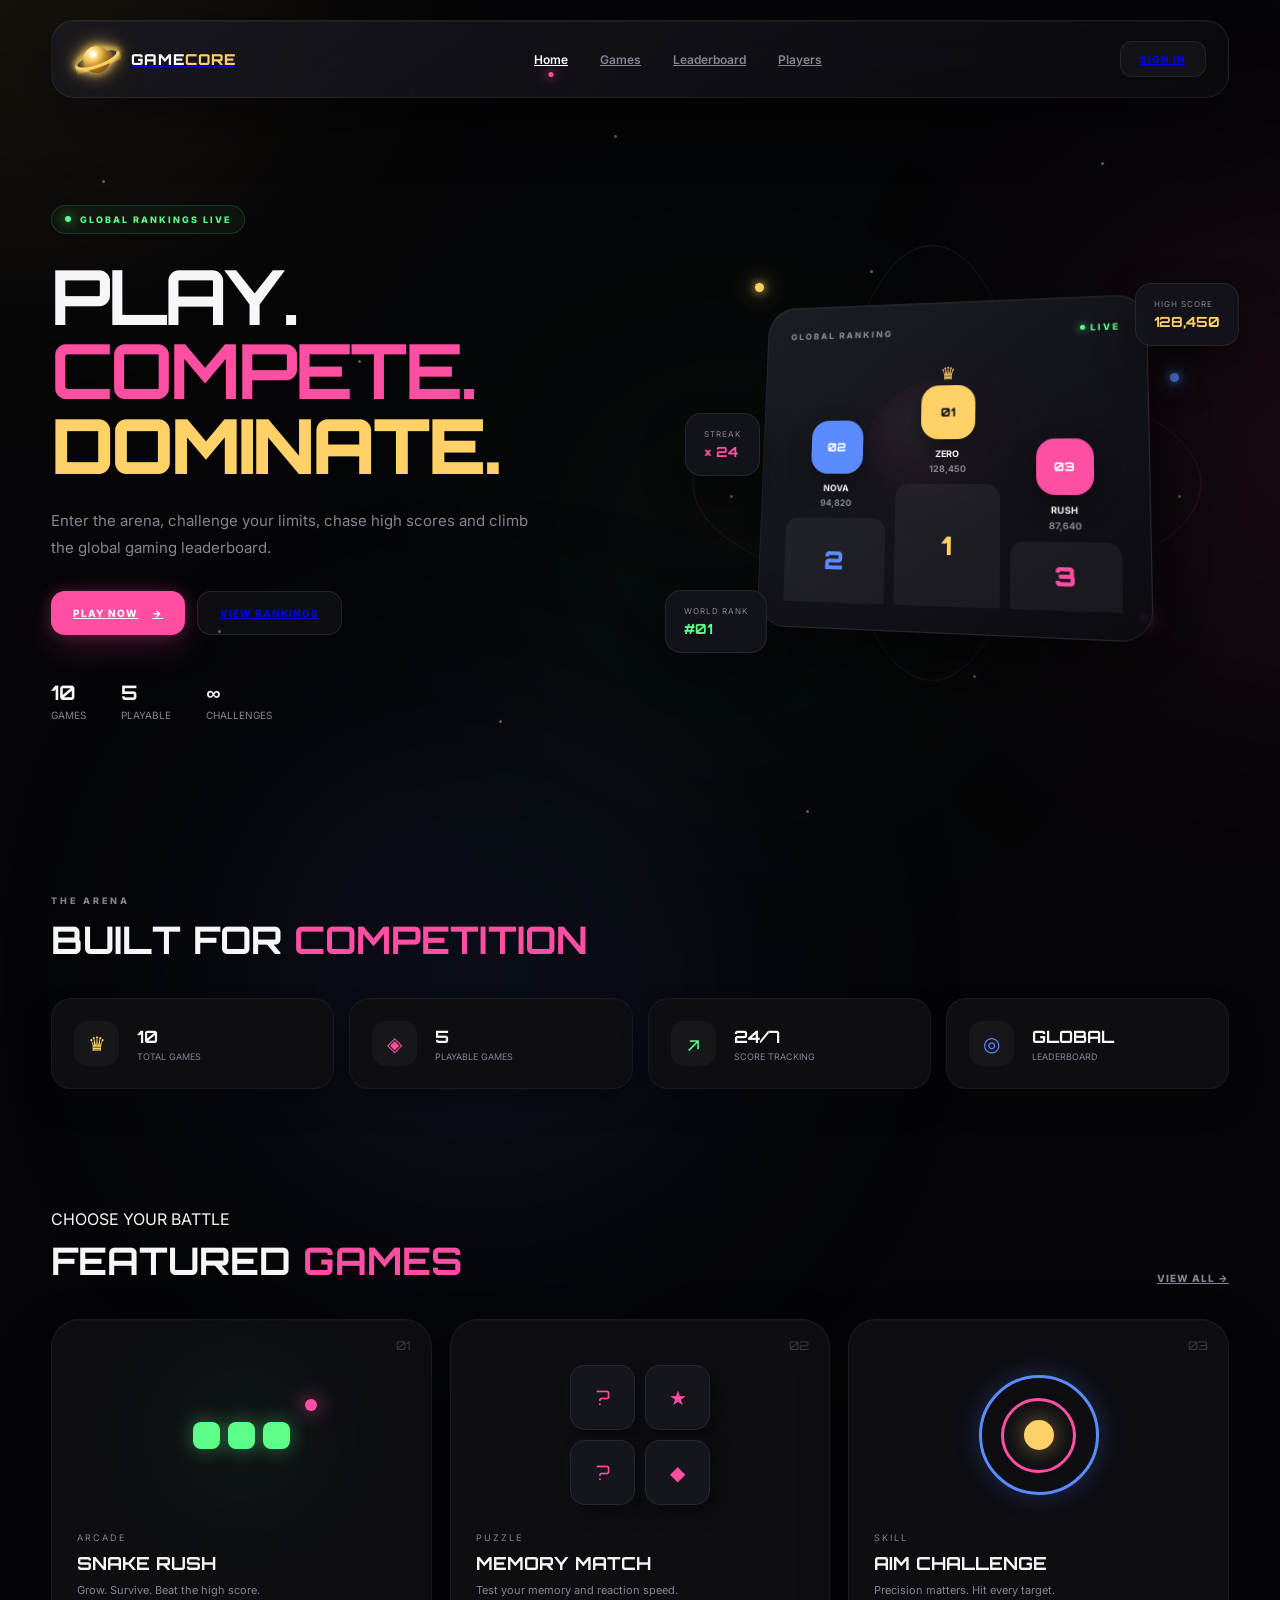
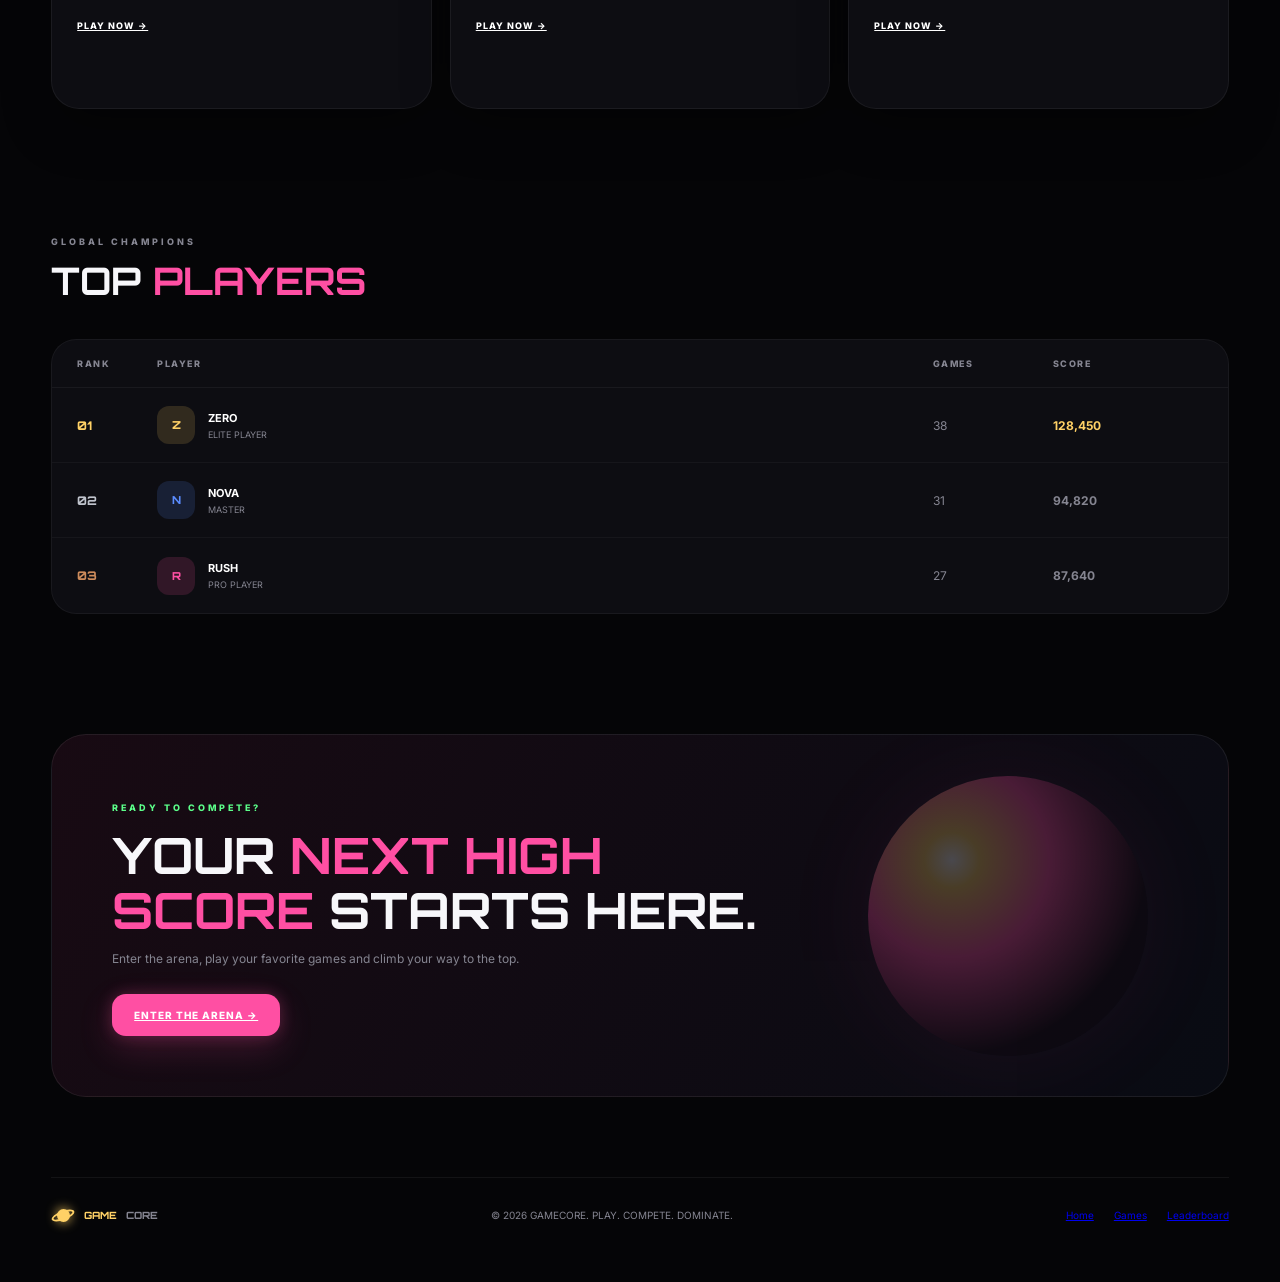
<file: index.html>
<!DOCTYPE html>
<html lang="en">
<head>
    <meta charset="UTF-8">
    <meta name="viewport" content="width=device-width, initial-scale=1.0">

    <title>GAMECORE | Gaming Leaderboard</title>

    <link rel="stylesheet" href="css/style.css">
    <link rel="stylesheet" href="css/home.css">
</head>

<body>

    <!-- =========================
         ATMOSPHERE
    ========================== -->

    <div class="ambient ambient-gold"></div>
    <div class="ambient ambient-pink"></div>
    <div class="ambient ambient-blue"></div>
    <div class="ambient ambient-green"></div>

    <div class="particles">
        <span></span>
        <span></span>
        <span></span>
        <span></span>
        <span></span>
        <span></span>
        <span></span>
        <span></span>
        <span></span>
        <span></span>
        <span></span>
        <span></span>
    </div>


    <!-- =========================
         NAVBAR
    ========================== -->

    <header class="navbar">

        <a href="index.html" class="brand">

            <!-- SATURN LOGO -->
            <div class="saturn-logo">
                <div class="saturn-ring ring-back"></div>

                <div class="saturn-planet">
                    <div class="planet-highlight"></div>
                </div>

                <div class="saturn-ring ring-front"></div>
            </div>

            <div class="brand-name">
                <span>GAME</span>CORE
            </div>

        </a>


        <nav class="nav-links">

            <a href="index.html" class="active">
                Home
            </a>

            <a href="games.html">
                Games
            </a>

            <a href="leaderboard.html">
                Leaderboard
            </a>

            <a href="profile.html">
                Players
            </a>

        </nav>


        <a href="login.html" class="login-btn">
            SIGN IN
        </a>

    </header>


    <!-- =========================
         MAIN
    ========================== -->

    <main>


        <!-- =========================
             HERO
        ========================== -->

        <section class="hero">

            <div class="hero-content">

                <div class="hero-badge">
                    <span class="status-dot"></span>
                    GLOBAL RANKINGS LIVE
                </div>


                <h1>
                    PLAY.
                    <span>COMPETE.</span>
                    <strong>DOMINATE.</strong>
                </h1>


                <p>
                    Enter the arena, challenge your limits,
                    chase high scores and climb the global
                    gaming leaderboard.
                </p>


                <div class="hero-buttons">

                    <a href="games.html" class="primary-btn">
                        PLAY NOW
                        <span>→</span>
                    </a>

                    <a href="leaderboard.html" class="secondary-btn">
                        VIEW RANKINGS
                    </a>

                </div>


                <div class="hero-mini-stats">

                    <div>
                        <strong>10</strong>
                        <span>GAMES</span>
                    </div>

                    <div>
                        <strong>5</strong>
                        <span>PLAYABLE</span>
                    </div>

                    <div>
                        <strong>∞</strong>
                        <span>CHALLENGES</span>
                    </div>

                </div>

            </div>


            <!-- =========================
                 HERO 3D AREA
            ========================== -->

            <div class="hero-visual">

                <div class="energy-ring ring-a"></div>
                <div class="energy-ring ring-b"></div>
                <div class="energy-ring ring-c"></div>


                <!-- GLOWING CORE -->

                <div class="hero-core">

                    <div class="core-light"></div>

                    <div class="core-lines">
                        <span></span>
                        <span></span>
                        <span></span>
                    </div>

                </div>


                <!-- LEADERBOARD CARD -->

                <div class="score-card">

                    <div class="score-header">

                        <span>GLOBAL RANKING</span>

                        <span class="live">
                            <i></i> LIVE
                        </span>

                    </div>


                    <div class="podium">


                        <!-- SECOND -->

                        <div class="podium-player second">

                            <div class="player-avatar avatar-blue">
                                02
                            </div>

                            <span class="player-name">
                                NOVA
                            </span>

                            <strong>
                                94,820
                            </strong>

                            <div class="podium-block">
                                2
                            </div>

                        </div>


                        <!-- FIRST -->

                        <div class="podium-player first">

                            <div class="crown">
                                ♛
                            </div>

                            <div class="player-avatar avatar-gold">
                                01
                            </div>

                            <span class="player-name">
                                ZERO
                            </span>

                            <strong>
                                128,450
                            </strong>

                            <div class="podium-block">
                                1
                            </div>

                        </div>


                        <!-- THIRD -->

                        <div class="podium-player third">

                            <div class="player-avatar avatar-pink">
                                03
                            </div>

                            <span class="player-name">
                                RUSH
                            </span>

                            <strong>
                                87,640
                            </strong>

                            <div class="podium-block">
                                3
                            </div>

                        </div>

                    </div>

                </div>


                <!-- FLOATING SCORE -->

                <div class="floating-score score-one">

                    <span>HIGH SCORE</span>

                    <strong>
                        128,450
                    </strong>

                </div>


                <div class="floating-score score-two">

                    <span>WORLD RANK</span>

                    <strong>
                        #01
                    </strong>

                </div>


                <div class="floating-score score-three">

                    <span>STREAK</span>

                    <strong>
                        × 24
                    </strong>

                </div>


                <!-- SMALL FLOATING ORBS -->

                <div class="floating-orb orb-gold"></div>
                <div class="floating-orb orb-pink"></div>
                <div class="floating-orb orb-blue"></div>

            </div>

        </section>


        <!-- =========================
             STATS
        ========================== -->

        <section class="stats-section">

            <div class="section-heading">

                <span>THE ARENA</span>

                <h2>
                    BUILT FOR
                    <em>COMPETITION</em>
                </h2>

            </div>


            <div class="stats-grid">

                <div class="stat-card stat-gold">

                    <div class="stat-icon">
                        ♛
                    </div>

                    <div>
                        <strong>10</strong>
                        <span>TOTAL GAMES</span>
                    </div>

                </div>


                <div class="stat-card stat-pink">

                    <div class="stat-icon">
                        ◈
                    </div>

                    <div>
                        <strong>5</strong>
                        <span>PLAYABLE GAMES</span>
                    </div>

                </div>


                <div class="stat-card stat-green">

                    <div class="stat-icon">
                        ↗
                    </div>

                    <div>
                        <strong>24/7</strong>
                        <span>SCORE TRACKING</span>
                    </div>

                </div>


                <div class="stat-card stat-blue">

                    <div class="stat-icon">
                        ◎
                    </div>

                    <div>
                        <strong>GLOBAL</strong>
                        <span>LEADERBOARD</span>
                    </div>

                </div>

            </div>

        </section>


        <!-- =========================
             FEATURED GAMES
        ========================== -->

        <section class="featured-section">

            <div class="section-heading heading-row">

                <div>

                    <span>
                        CHOOSE YOUR BATTLE
                    </span>

                    <h2>
                        FEATURED
                        <em>GAMES</em>
                    </h2>

                </div>

                <a href="games.html" class="view-all">
                    VIEW ALL →
                </a>

            </div>


            <div class="game-preview-grid">


                <!-- SNAKE -->

                <div class="game-card snake-card">

                    <div class="game-number">
                        01
                    </div>

                    <div class="game-visual">

                        <div class="snake-glow"></div>

                        <div class="snake-dot dot-1"></div>
                        <div class="snake-dot dot-2"></div>
                        <div class="snake-dot dot-3"></div>

                        <div class="snake-food"></div>

                    </div>


                    <div class="game-info">

                        <span>
                            ARCADE
                        </span>

                        <h3>
                            SNAKE RUSH
                        </h3>

                        <p>
                            Grow. Survive. Beat the high score.
                        </p>

                        <a href="games.html" class="game-btn">
                            PLAY NOW →
                        </a>

                    </div>

                </div>


                <!-- MEMORY -->

                <div class="game-card memory-card">

                    <div class="game-number">
                        02
                    </div>

                    <div class="memory-visual">

                        <div>?</div>
                        <div>★</div>
                        <div>?</div>
                        <div>◆</div>

                    </div>


                    <div class="game-info">

                        <span>
                            PUZZLE
                        </span>

                        <h3>
                            MEMORY MATCH
                        </h3>

                        <p>
                            Test your memory and reaction speed.
                        </p>

                        <a href="games.html" class="game-btn">
                            PLAY NOW →
                        </a>

                    </div>

                </div>


                <!-- AIM -->

                <div class="game-card aim-card">

                    <div class="game-number">
                        03
                    </div>

                    <div class="aim-visual">

                        <div class="target target-outer">

                            <div class="target target-middle">

                                <div class="target target-inner"></div>

                            </div>

                        </div>

                    </div>


                    <div class="game-info">

                        <span>
                            SKILL
                        </span>

                        <h3>
                            AIM CHALLENGE
                        </h3>

                        <p>
                            Precision matters. Hit every target.
                        </p>

                        <a href="games.html" class="game-btn">
                            PLAY NOW →
                        </a>

                    </div>

                </div>

            </div>

        </section>


        <!-- =========================
             TOP PLAYERS
        ========================== -->

        <section class="players-section">

            <div class="section-heading">

                <span>
                    GLOBAL CHAMPIONS
                </span>

                <h2>
                    TOP
                    <em>PLAYERS</em>
                </h2>

            </div>


            <div class="players-table">

                <div class="table-header">

                    <span>RANK</span>
                    <span>PLAYER</span>
                    <span>GAMES</span>
                    <span>SCORE</span>

                </div>


                <div class="player-row">

                    <div class="rank gold-rank">
                        01
                    </div>

                    <div class="player">

                        <div class="small-avatar gold-avatar">
                            Z
                        </div>

                        <div>
                            <strong>ZERO</strong>
                            <span>ELITE PLAYER</span>
                        </div>

                    </div>

                    <span>
                        38
                    </span>

                    <strong class="score-gold">
                        128,450
                    </strong>

                </div>


                <div class="player-row">

                    <div class="rank silver-rank">
                        02
                    </div>

                    <div class="player">

                        <div class="small-avatar blue-avatar">
                            N
                        </div>

                        <div>
                            <strong>NOVA</strong>
                            <span>MASTER</span>
                        </div>

                    </div>

                    <span>
                        31
                    </span>

                    <strong>
                        94,820
                    </strong>

                </div>


                <div class="player-row">

                    <div class="rank bronze-rank">
                        03
                    </div>

                    <div class="player">

                        <div class="small-avatar pink-avatar">
                            R
                        </div>

                        <div>
                            <strong>RUSH</strong>
                            <span>PRO PLAYER</span>
                        </div>

                    </div>

                    <span>
                        27
                    </span>

                    <strong>
                        87,640
                    </strong>

                </div>

            </div>

        </section>


        <!-- =========================
             CTA
        ========================== -->

        <section class="cta-section">

            <div class="cta-content">

                <span>
                    READY TO COMPETE?
                </span>

                <h2>
                    YOUR
                    <em>NEXT HIGH SCORE</em>
                    STARTS HERE.
                </h2>

                <p>
                    Enter the arena, play your favorite games
                    and climb your way to the top.
                </p>

                <a href="games.html" class="primary-btn">
                    ENTER THE ARENA →
                </a>

            </div>

            <div class="cta-orb"></div>

        </section>

    </main>


    <!-- =========================
         FOOTER
    ========================== -->

    <footer>

        <div class="footer-logo">

            <div class="mini-saturn">

                <div class="mini-ring"></div>
                <div class="mini-planet"></div>

            </div>

            <span>GAME</span>CORE

        </div>


        <p>
            © 2026 GAMECORE.
            PLAY. COMPETE. DOMINATE.
        </p>


        <div class="footer-links">

            <a href="index.html">Home</a>
            <a href="games.html">Games</a>
            <a href="leaderboard.html">Leaderboard</a>

        </div>

    </footer>


    <script src="js/app.js"></script>
    <script src="js/home.js"></script>

</body>
</html>
</file>
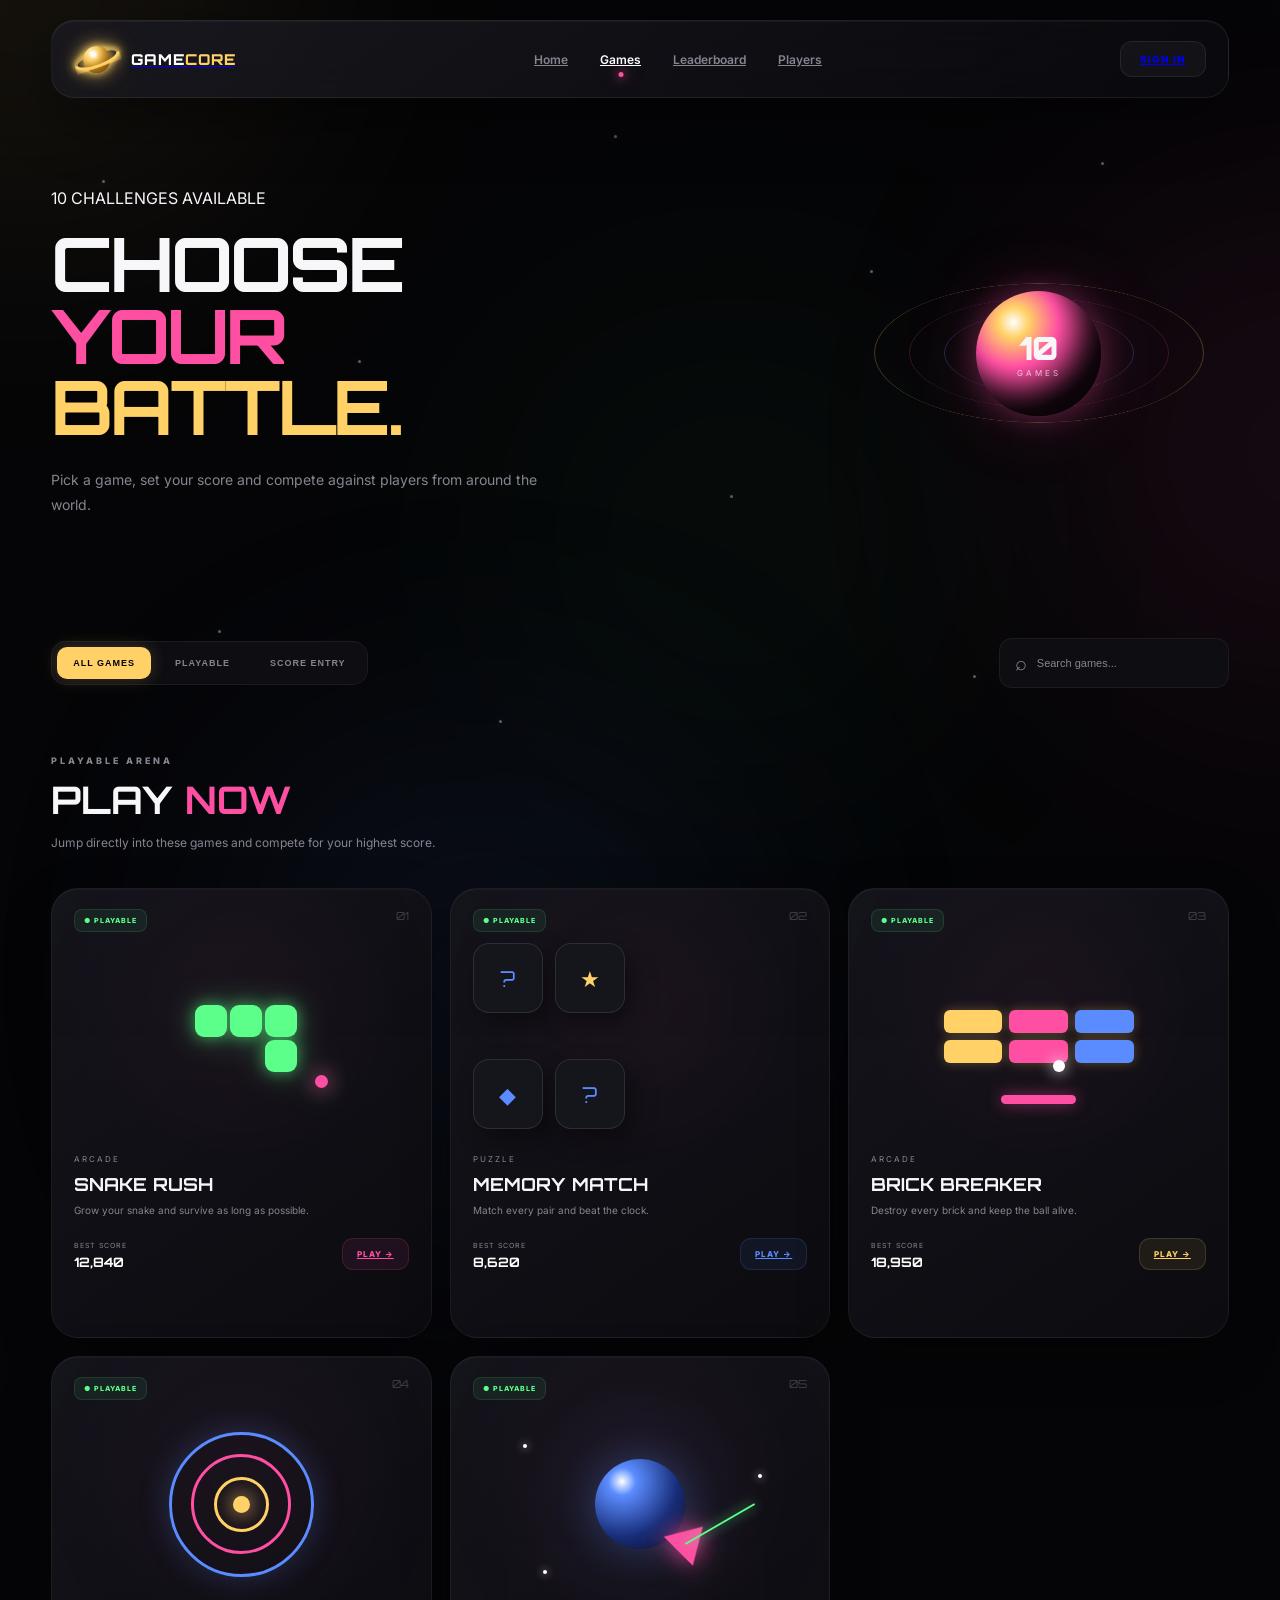
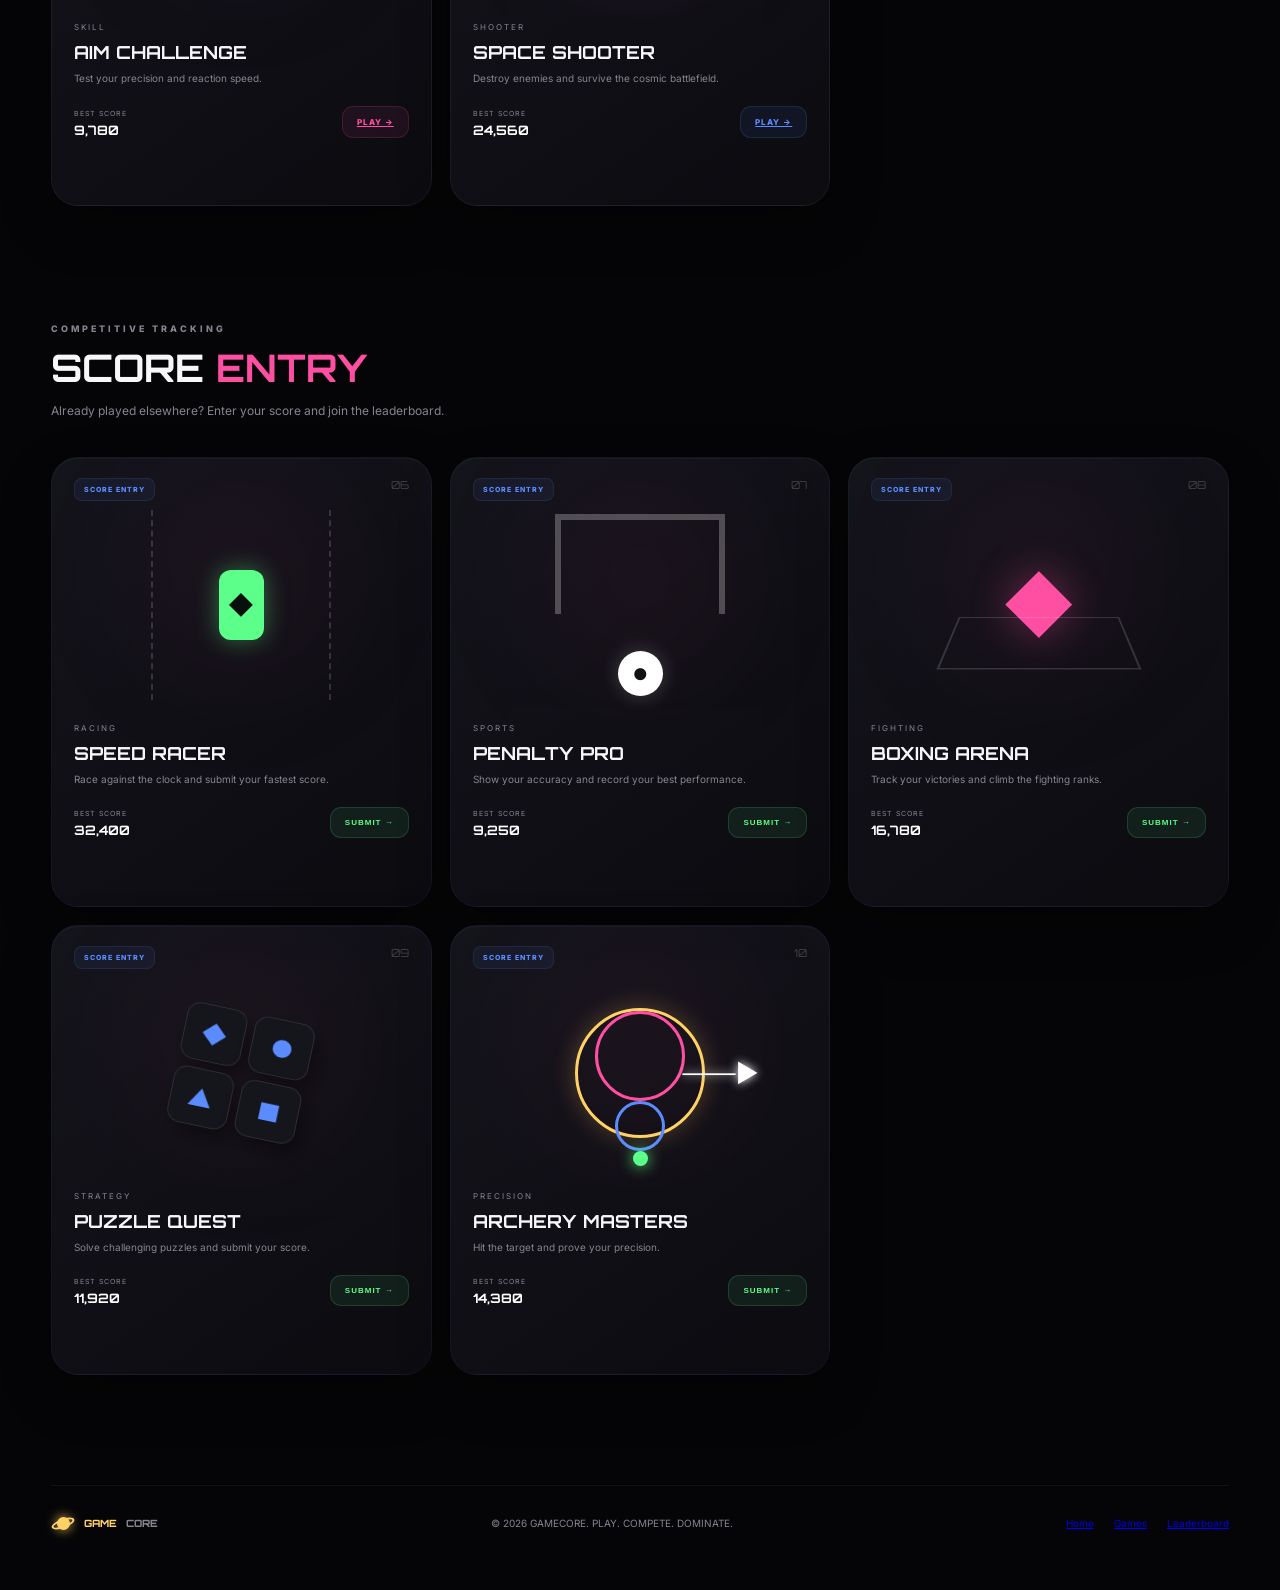
<file: games.html>
<!DOCTYPE html>
<html lang="en">
<head>
    <meta charset="UTF-8">
    <meta name="viewport" content="width=device-width, initial-scale=1.0">

    <title>GAMECORE | Games</title>

    <link rel="stylesheet" href="css/style.css">
    <link rel="stylesheet" href="css/games.css">
</head>

<body>

    <!-- BACKGROUND -->
    <div class="ambient ambient-gold"></div>
    <div class="ambient ambient-pink"></div>
    <div class="ambient ambient-blue"></div>
    <div class="ambient ambient-green"></div>

    <div class="particles">
        <span></span>
        <span></span>
        <span></span>
        <span></span>
        <span></span>
        <span></span>
        <span></span>
        <span></span>
        <span></span>
    </div>


    <!-- NAVBAR -->

    <header class="navbar">

        <a href="index.html" class="brand">

            <div class="saturn-logo">

                <div class="saturn-ring ring-back"></div>

                <div class="saturn-planet">
                    <div class="planet-highlight"></div>
                </div>

                <div class="saturn-ring ring-front"></div>

            </div>

            <div class="brand-name">
                <span>GAME</span>CORE
            </div>

        </a>


        <nav class="nav-links">

            <a href="index.html">
                Home
            </a>

            <a href="games.html" class="active">
                Games
            </a>

            <a href="leaderboard.html">
                Leaderboard
            </a>

            <a href="profile.html">
                Players
            </a>

        </nav>


        <a href="login.html" class="login-btn">
            SIGN IN
        </a>

    </header>


    <!-- MAIN -->

    <main>


        <!-- PAGE HERO -->

        <section class="games-hero">

            <div class="games-hero-content">

                <div class="hero-badge">
                    <span class="status-dot"></span>
                    10 CHALLENGES AVAILABLE
                </div>

                <h1>
                    CHOOSE
                    <span>YOUR</span>
                    <strong>BATTLE.</strong>
                </h1>

                <p>
                    Pick a game, set your score and compete
                    against players from around the world.
                </p>

            </div>


            <!-- DECORATIVE 3D ELEMENT -->

            <div class="games-orbit">

                <div class="game-orbit-ring orbit-1"></div>
                <div class="game-orbit-ring orbit-2"></div>
                <div class="game-orbit-ring orbit-3"></div>

                <div class="game-core">
                    <span>10</span>
                    <small>GAMES</small>
                </div>

            </div>

        </section>


        <!-- GAME CONTROLS -->

        <section class="game-controls">

            <div class="game-tabs">

                <button class="game-filter active" data-filter="all">
                    ALL GAMES
                </button>

                <button class="game-filter" data-filter="playable">
                    PLAYABLE
                </button>

                <button class="game-filter" data-filter="score">
                    SCORE ENTRY
                </button>

            </div>


            <div class="game-search">

                <span>⌕</span>

                <input
                    type="text"
                    id="gameSearch"
                    placeholder="Search games..."
                >

            </div>

        </section>


        <!-- PLAYABLE GAMES -->

        <section class="games-section">

            <div class="section-heading">

                <span>
                    PLAYABLE ARENA
                </span>

                <h2>
                    PLAY
                    <em>NOW</em>
                </h2>

                <p class="section-description">
                    Jump directly into these games and compete
                    for your highest score.
                </p>

            </div>


            <div class="games-grid">


                <!-- SNAKE RUSH -->

                <article
                    class="game-tile playable"
                    data-category="playable"
                    data-name="snake rush"
                >

                    <div class="tile-glow"></div>

                    <div class="game-number">
                        01
                    </div>

                    <div class="playable-tag">
                        ● PLAYABLE
                    </div>


                    <div class="tile-visual snake-visual">

                        <div class="snake-head"></div>
                        <div class="snake-body body-1"></div>
                        <div class="snake-body body-2"></div>
                        <div class="snake-body body-3"></div>

                        <div class="snake-food"></div>

                    </div>


                    <div class="tile-info">

                        <span>ARCADE</span>

                        <h3>
                            SNAKE RUSH
                        </h3>

                        <p>
                            Grow your snake and survive
                            as long as possible.
                        </p>


                        <div class="tile-bottom">

                            <div class="best-score">
                                <small>BEST SCORE</small>
                                <strong>12,840</strong>
                            </div>

                            <a
                                href="games/snake/snake.html"
                                class="tile-btn pink-btn"
                            >
                                PLAY →
                            </a>

                        </div>

                    </div>

                </article>


                <!-- MEMORY MATCH -->

                <article
                    class="game-tile playable"
                    data-category="playable"
                    data-name="memory match"
                >

                    <div class="tile-glow"></div>

                    <div class="game-number">
                        02
                    </div>

                    <div class="playable-tag">
                        ● PLAYABLE
                    </div>


                    <div class="tile-visual memory-visual">

                        <div>?</div>
                        <div>★</div>
                        <div>◆</div>
                        <div>?</div>

                    </div>


                    <div class="tile-info">

                        <span>PUZZLE</span>

                        <h3>
                            MEMORY MATCH
                        </h3>

                        <p>
                            Match every pair and beat
                            the clock.
                        </p>


                        <div class="tile-bottom">

                            <div class="best-score">
                                <small>BEST SCORE</small>
                                <strong>8,620</strong>
                            </div>

                            <a
                                href="games/memory/memory.html"
                                class="tile-btn blue-btn"
                            >
                                PLAY →
                            </a>

                        </div>

                    </div>

                </article>


                <!-- BRICK BREAKER -->

                <article
                    class="game-tile playable"
                    data-category="playable"
                    data-name="brick breaker"
                >

                    <div class="tile-glow"></div>

                    <div class="game-number">
                        03
                    </div>

                    <div class="playable-tag">
                        ● PLAYABLE
                    </div>


                    <div class="tile-visual brick-visual">

                        <div class="bricks">

                            <span></span>
                            <span></span>
                            <span></span>
                            <span></span>
                            <span></span>
                            <span></span>

                        </div>

                        <div class="brick-ball"></div>

                        <div class="paddle"></div>

                    </div>


                    <div class="tile-info">

                        <span>ARCADE</span>

                        <h3>
                            BRICK BREAKER
                        </h3>

                        <p>
                            Destroy every brick and
                            keep the ball alive.
                        </p>


                        <div class="tile-bottom">

                            <div class="best-score">
                                <small>BEST SCORE</small>
                                <strong>18,950</strong>
                            </div>

                            <a
                                href="games/brick-breaker/brick-breaker.html"
                                class="tile-btn gold-btn"
                            >
                                PLAY →
                            </a>

                        </div>

                    </div>

                </article>


                <!-- AIM CHALLENGE -->

                <article
                    class="game-tile playable"
                    data-category="playable"
                    data-name="aim challenge"
                >

                    <div class="tile-glow"></div>

                    <div class="game-number">
                        04
                    </div>

                    <div class="playable-tag">
                        ● PLAYABLE
                    </div>


                    <div class="tile-visual aim-visual">

                        <div class="aim-target">

                            <div class="target-ring target-ring-1">

                                <div class="target-ring target-ring-2">

                                    <div class="target-center"></div>

                                </div>

                            </div>

                        </div>

                    </div>


                    <div class="tile-info">

                        <span>SKILL</span>

                        <h3>
                            AIM CHALLENGE
                        </h3>

                        <p>
                            Test your precision and
                            reaction speed.
                        </p>


                        <div class="tile-bottom">

                            <div class="best-score">
                                <small>BEST SCORE</small>
                                <strong>9,780</strong>
                            </div>

                            <a
                                href="games/aim-challenge/aim-challenge.html"
                                class="tile-btn pink-btn"
                            >
                                PLAY →
                            </a>

                        </div>

                    </div>

                </article>


                <!-- SPACE SHOOTER -->

                <article
                    class="game-tile playable"
                    data-category="playable"
                    data-name="space shooter"
                >

                    <div class="tile-glow"></div>

                    <div class="game-number">
                        05
                    </div>

                    <div class="playable-tag">
                        ● PLAYABLE
                    </div>


                    <div class="tile-visual space-visual">

                        <div class="planet"></div>

                        <div class="spaceship">
                            ▲
                        </div>

                        <div class="laser"></div>

                        <div class="star star-1"></div>
                        <div class="star star-2"></div>
                        <div class="star star-3"></div>

                    </div>


                    <div class="tile-info">

                        <span>SHOOTER</span>

                        <h3>
                            SPACE SHOOTER
                        </h3>

                        <p>
                            Destroy enemies and survive
                            the cosmic battlefield.
                        </p>


                        <div class="tile-bottom">

                            <div class="best-score">
                                <small>BEST SCORE</small>
                                <strong>24,560</strong>
                            </div>

                            <a
                                href="games/space-shooter/space-shooter.html"
                                class="tile-btn blue-btn"
                            >
                                PLAY →
                            </a>

                        </div>

                    </div>

                </article>

            </div>

        </section>


        <!-- SCORE ENTRY GAMES -->

        <section class="games-section score-section">

            <div class="section-heading">

                <span>
                    COMPETITIVE TRACKING
                </span>

                <h2>
                    SCORE
                    <em>ENTRY</em>
                </h2>

                <p class="section-description">
                    Already played elsewhere?
                    Enter your score and join the leaderboard.
                </p>

            </div>


            <div class="games-grid score-grid">


                <!-- SPEED RACER -->

                <article
                    class="game-tile score-only"
                    data-category="score"
                    data-name="speed racer"
                >

                    <div class="tile-glow"></div>

                    <div class="game-number">
                        06
                    </div>

                    <div class="score-tag">
                        SCORE ENTRY
                    </div>


                    <div class="tile-visual racer-visual">

                        <div class="road-lines"></div>

                        <div class="race-car">
                            ◆
                        </div>

                    </div>


                    <div class="tile-info">

                        <span>RACING</span>

                        <h3>
                            SPEED RACER
                        </h3>

                        <p>
                            Race against the clock and
                            submit your fastest score.
                        </p>


                        <div class="tile-bottom">

                            <div class="best-score">
                                <small>BEST SCORE</small>
                                <strong>32,400</strong>
                            </div>

                            <button
                                class="tile-btn green-btn score-submit"
                                data-game="Speed Racer"
                            >
                                SUBMIT →
                            </button>

                        </div>

                    </div>

                </article>


                <!-- PENALTY PRO -->

                <article
                    class="game-tile score-only"
                    data-category="score"
                    data-name="penalty pro"
                >

                    <div class="tile-glow"></div>

                    <div class="game-number">
                        07
                    </div>

                    <div class="score-tag">
                        SCORE ENTRY
                    </div>


                    <div class="tile-visual penalty-visual">

                        <div class="goal-frame"></div>

                        <div class="football">
                            ●
                        </div>

                    </div>


                    <div class="tile-info">

                        <span>SPORTS</span>

                        <h3>
                            PENALTY PRO
                        </h3>

                        <p>
                            Show your accuracy and
                            record your best performance.
                        </p>


                        <div class="tile-bottom">

                            <div class="best-score">
                                <small>BEST SCORE</small>
                                <strong>9,250</strong>
                            </div>

                            <button
                                class="tile-btn green-btn score-submit"
                                data-game="Penalty Pro"
                            >
                                SUBMIT →
                            </button>

                        </div>

                    </div>

                </article>


                <!-- BOXING ARENA -->

                <article
                    class="game-tile score-only"
                    data-category="score"
                    data-name="boxing arena"
                >

                    <div class="tile-glow"></div>

                    <div class="game-number">
                        08
                    </div>

                    <div class="score-tag">
                        SCORE ENTRY
                    </div>


                    <div class="tile-visual boxing-visual">

                        <div class="boxing-glove">
                            ◆
                        </div>

                        <div class="boxing-ring"></div>

                    </div>


                    <div class="tile-info">

                        <span>FIGHTING</span>

                        <h3>
                            BOXING ARENA
                        </h3>

                        <p>
                            Track your victories and
                            climb the fighting ranks.
                        </p>


                        <div class="tile-bottom">

                            <div class="best-score">
                                <small>BEST SCORE</small>
                                <strong>16,780</strong>
                            </div>

                            <button
                                class="tile-btn green-btn score-submit"
                                data-game="Boxing Arena"
                            >
                                SUBMIT →
                            </button>

                        </div>

                    </div>

                </article>


                <!-- PUZZLE QUEST -->

                <article
                    class="game-tile score-only"
                    data-category="score"
                    data-name="puzzle quest"
                >

                    <div class="tile-glow"></div>

                    <div class="game-number">
                        09
                    </div>

                    <div class="score-tag">
                        SCORE ENTRY
                    </div>


                    <div class="tile-visual quest-visual">

                        <div class="quest-cube">
                            <span>◆</span>
                            <span>●</span>
                            <span>▲</span>
                            <span>■</span>
                        </div>

                    </div>


                    <div class="tile-info">

                        <span>STRATEGY</span>

                        <h3>
                            PUZZLE QUEST
                        </h3>

                        <p>
                            Solve challenging puzzles
                            and submit your score.
                        </p>


                        <div class="tile-bottom">

                            <div class="best-score">
                                <small>BEST SCORE</small>
                                <strong>11,920</strong>
                            </div>

                            <button
                                class="tile-btn green-btn score-submit"
                                data-game="Puzzle Quest"
                            >
                                SUBMIT →
                            </button>

                        </div>

                    </div>

                </article>


                <!-- ARCHERY MASTERS -->

                <article
                    class="game-tile score-only"
                    data-category="score"
                    data-name="archery masters"
                >

                    <div class="tile-glow"></div>

                    <div class="game-number">
                        10
                    </div>

                    <div class="score-tag">
                        SCORE ENTRY
                    </div>


                    <div class="tile-visual archery-visual">

                        <div class="archery-target">

                            <div></div>
                            <div></div>
                            <div></div>

                        </div>

                        <div class="arrow">
                            ───►
                        </div>

                    </div>


                    <div class="tile-info">

                        <span>PRECISION</span>

                        <h3>
                            ARCHERY MASTERS
                        </h3>

                        <p>
                            Hit the target and prove
                            your precision.
                        </p>


                        <div class="tile-bottom">

                            <div class="best-score">
                                <small>BEST SCORE</small>
                                <strong>14,380</strong>
                            </div>

                            <button
                                class="tile-btn green-btn score-submit"
                                data-game="Archery Masters"
                            >
                                SUBMIT →
                            </button>

                        </div>

                    </div>

                </article>

            </div>

        </section>


<!-- SCORE SUBMISSION MODAL -->

<div class="score-modal" id="scoreModal">

    <div class="modal-box score-entry-box">

        <button
            class="modal-close"
            id="modalClose"
            type="button"
        >
            ×
        </button>

        <div class="modal-icon score-icon">
            +
        </div>

        <span class="modal-label">
            SCORE SUBMISSION
        </span>

        <h2>
            <span id="modalGameName">GAME</span>
        </h2>

        <p>
            Enter your score to add it to the GAMECORE leaderboard.
        </p>

        <form id="scoreForm">

            <label for="scoreInput">
                YOUR SCORE
            </label>

            <input
                type="number"
                id="scoreInput"
                placeholder="Enter score"
                min="0"
                required
            >

            <button
                type="submit"
                class="primary-btn modal-submit"
            >
                SUBMIT SCORE →
            </button>

        </form>

    </div>

</div>


<!-- SCORE SUCCESS MODAL -->

<div class="score-modal" id="scoreSuccessModal">

    <div class="modal-box success-box">

        <div class="success-glow"></div>

        <button
            class="modal-close"
            id="successClose"
            type="button"
        >
            ×
        </button>

        <div class="success-icon">
            ✓
        </div>

        <span class="modal-label success-label">
            SCORE SUBMITTED
        </span>

        <h2 id="successGameName">
            GAME
        </h2>

        <div class="submitted-score">
            <small>YOUR SCORE</small>

            <strong id="successScore">
                0
            </strong>
        </div>

        <div class="score-status" id="scoreStatus">
            SCORE RECORDED
        </div>

        <p id="successMessage">
            Your score has been added to the GAMECORE leaderboard.
        </p>

        <div class="success-actions">

            <a
                href="leaderboard.html"
                class="success-btn leaderboard-btn"
            >
                VIEW LEADERBOARD
            </a>

            <button
                type="button"
                class="success-btn close-success-btn"
                id="successDone"
            >
                DONE
            </button>

        </div>

    </div>

</div>


    <!-- FOOTER -->

    <footer>

        <div class="footer-logo">

            <div class="mini-saturn">

                <div class="mini-ring"></div>
                <div class="mini-planet"></div>

            </div>

            <span>GAME</span>CORE

        </div>


        <p>
            © 2026 GAMECORE.
            PLAY. COMPETE. DOMINATE.
        </p>


        <div class="footer-links">

            <a href="index.html">
                Home
            </a>

            <a href="games.html">
                Games
            </a>

            <a href="leaderboard.html">
                Leaderboard
            </a>

        </div>

    </footer>


    <script src="js/app.js"></script>
    <script src="js/games.js"></script>

</body>
</html>
</file>
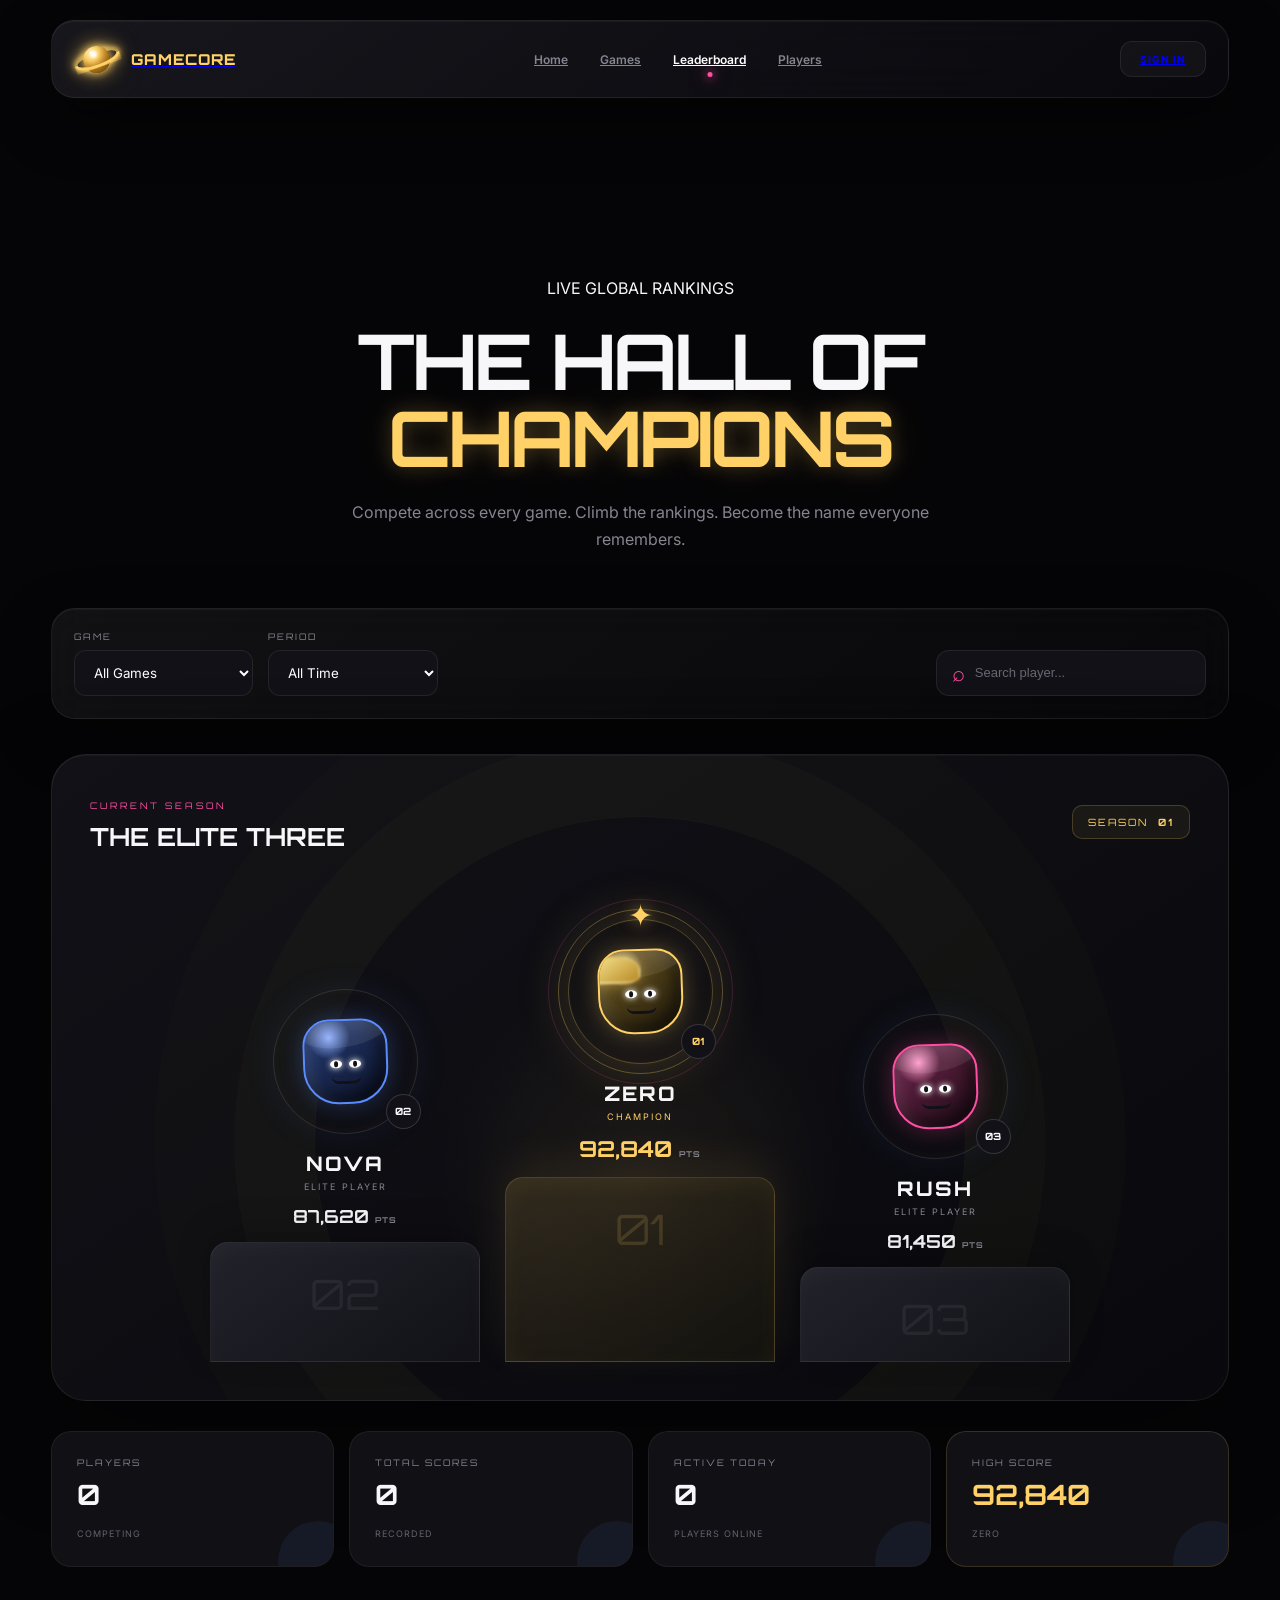
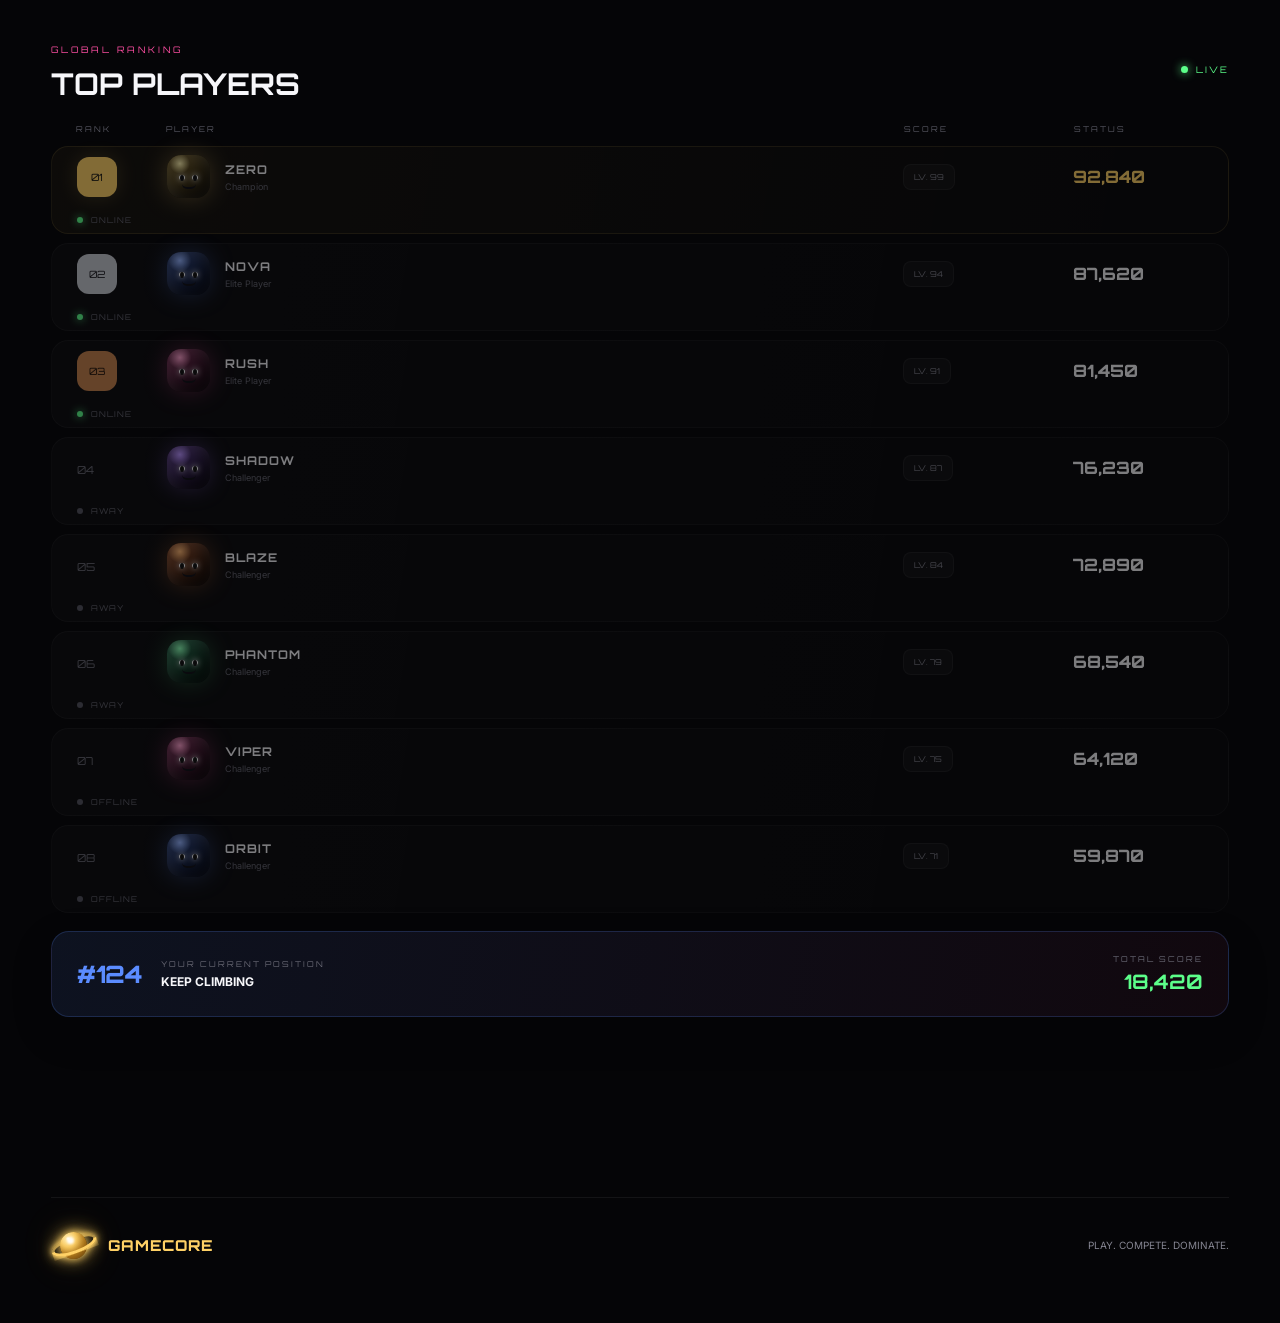
<file: leaderboard.html>
<!DOCTYPE html>
<html lang="en">
<head>
    <meta charset="UTF-8">
    <meta name="viewport" content="width=device-width, initial-scale=1.0">

    <title>GAMECORE | Leaderboard</title>

    <link rel="preconnect" href="https://fonts.googleapis.com">
    <link rel="preconnect" href="https://fonts.gstatic.com" crossorigin>

    <link href="https://fonts.googleapis.com/css2?family=Inter:wght@400;500;600;700;800&family=Orbitron:wght@500;600;700;800;900&display=swap" rel="stylesheet">

    <link rel="stylesheet" href="css/style.css">
    <link rel="stylesheet" href="css/leaderboard.css">
</head>

<body>

<div class="page-glow glow-gold"></div>
<div class="page-glow glow-pink"></div>
<div class="page-glow glow-blue"></div>

<!-- NAVBAR -->
<nav class="navbar">

    <a href="index.html" class="brand">
        <div class="saturn-logo">
            <div class="saturn-ring ring-back"></div>
            <div class="saturn-planet">
                <div class="planet-highlight"></div>
            </div>
            <div class="saturn-ring ring-front"></div>
        </div>

        <span class="brand-name">GAMECORE</span>
    </a>

    <div class="nav-links">
        <a href="index.html">Home</a>
        <a href="games.html">Games</a>
        <a href="leaderboard.html" class="active">Leaderboard</a>
        <a href="profile.html">Players</a>
    </div>

    <a href="login.html" class="login-btn">SIGN IN</a>

</nav>


<!-- MAIN -->
<main class="leaderboard-page">

    <!-- HERO -->
    <section class="leaderboard-hero">

        <div class="hero-badge">
            <span class="status-dot"></span>
            LIVE GLOBAL RANKINGS
        </div>

        <h1>
            THE HALL OF
            <span>CHAMPIONS</span>
        </h1>

        <p>
            Compete across every game. Climb the rankings.
            Become the name everyone remembers.
        </p>

    </section>


    <!-- CONTROL BAR -->
    <section class="leaderboard-controls">

        <div class="control-left">

            <div class="control-group">
                <label>GAME</label>

                <select id="gameFilter">
                    <option value="all">All Games</option>
                    <option value="snake">Snake Rush</option>
                    <option value="memory">Memory Match</option>
                    <option value="brick">Brick Breaker</option>
                    <option value="aim">Aim Challenge</option>
                    <option value="space">Space Shooter</option>
                    <option value="racer">Speed Racer</option>
                    <option value="penalty">Penalty Pro</option>
                    <option value="boxing">Boxing Arena</option>
                    <option value="puzzle">Puzzle Quest</option>
                    <option value="archery">Archery Masters</option>
                </select>

            </div>


            <div class="control-group">
                <label>PERIOD</label>

                <select id="periodFilter">
                    <option value="all">All Time</option>
                    <option value="month">This Month</option>
                    <option value="week">This Week</option>
                    <option value="today">Today</option>
                </select>

            </div>

        </div>


        <div class="search-box">

            <span class="search-icon">⌕</span>

            <input
                type="text"
                id="playerSearch"
                placeholder="Search player..."
            >

        </div>

    </section>


    <!-- CHAMPION ARENA -->
    <section class="champion-arena">

        <div class="arena-header">

            <div>
                <span class="section-kicker">CURRENT SEASON</span>
                <h2>THE ELITE THREE</h2>
            </div>

            <div class="season-badge">
                SEASON <strong>01</strong>
            </div>

        </div>


        <!-- PODIUM -->
        <div class="podium">

            <!-- SECOND -->
            <div class="podium-player second">

                <div class="rank-orbit">
                    <div class="avatar avatar-blue">
                        <span class="avatar-eye eye-left"></span>
                        <span class="avatar-eye eye-right"></span>
                        <span class="avatar-mask"></span>
                    </div>

                    <span class="rank-number">02</span>
                </div>

                <div class="player-name">NOVA</div>
                <div class="player-title">ELITE PLAYER</div>

                <div class="score-value">
                    87,620
                    <small>PTS</small>
                </div>

                <div class="podium-block">
                    <span>02</span>
                </div>

            </div>


            <!-- FIRST -->
            <div class="podium-player first">

                <div class="crown">✦</div>

                <div class="rank-orbit champion">

                    <div class="orbit orbit-one"></div>
                    <div class="orbit orbit-two"></div>

                    <div class="avatar avatar-gold">

                        <span class="helmet-top"></span>

                        <span class="avatar-eye eye-left"></span>
                        <span class="avatar-eye eye-right"></span>

                        <span class="avatar-mask"></span>

                    </div>

                    <span class="rank-number">01</span>

                </div>

                <div class="player-name">ZERO</div>
                <div class="player-title champion-title">CHAMPION</div>

                <div class="score-value champion-score">
                    92,840
                    <small>PTS</small>
                </div>

                <div class="podium-block champion-block">
                    <span>01</span>
                </div>

            </div>


            <!-- THIRD -->
            <div class="podium-player third">

                <div class="rank-orbit">

                    <div class="avatar avatar-pink">

                        <span class="avatar-eye eye-left"></span>
                        <span class="avatar-eye eye-right"></span>

                        <span class="avatar-mask"></span>

                    </div>

                    <span class="rank-number">03</span>

                </div>

                <div class="player-name">RUSH</div>
                <div class="player-title">ELITE PLAYER</div>

                <div class="score-value">
                    81,450
                    <small>PTS</small>
                </div>

                <div class="podium-block">
                    <span>03</span>
                </div>

            </div>

        </div>

    </section>


    <!-- LEADERBOARD STATS -->
    <section class="leaderboard-stats">

        <div class="stat-card">
            <span class="stat-label">PLAYERS</span>
            <strong class="counter" data-value="12480">0</strong>
            <span class="stat-detail">COMPETING</span>
        </div>

        <div class="stat-card">
            <span class="stat-label">TOTAL SCORES</span>
            <strong class="counter" data-value="896420">0</strong>
            <span class="stat-detail">RECORDED</span>
        </div>

        <div class="stat-card">
            <span class="stat-label">ACTIVE TODAY</span>
            <strong class="counter" data-value="2840">0</strong>
            <span class="stat-detail">PLAYERS ONLINE</span>
        </div>

        <div class="stat-card highlight-stat">
            <span class="stat-label">HIGH SCORE</span>
            <strong>92,840</strong>
            <span class="stat-detail">ZERO</span>
        </div>

    </section>


    <!-- MAIN RANKING -->
    <section class="ranking-section">

        <div class="ranking-heading">

            <div>
                <span class="section-kicker">GLOBAL RANKING</span>
                <h2>TOP PLAYERS</h2>
            </div>

            <div class="live-indicator">
                <span></span>
                LIVE
            </div>

        </div>


        <!-- TABLE HEADER -->
        <div class="ranking-header">
            <span>RANK</span>
            <span>PLAYER</span>
            <span>SCORE</span>
            <span>STATUS</span>
        </div>

        <div class="ranking-list">


            <!-- 1 -->
            <div class="player-row rank-one" data-player="zero">

                <div class="rank-cell">
                    <span class="rank-medal gold-medal">01</span>
                </div>

                <div class="player-cell">

                    <div class="mini-avatar avatar-gold">
                        <span class="avatar-eye eye-left"></span>
                        <span class="avatar-eye eye-right"></span>
                        <span class="avatar-mask"></span>
                    </div>

                    <div>
                        <strong>ZERO</strong>
                        <small>Champion</small>
                    </div>

                </div>

                <div class="level-cell">
                    <span class="level-badge">LV. 99</span>
                </div>

                <div class="score-cell">
                    92,840
                </div>

                <div class="status-cell">
                    <span class="online-status"></span>
                    ONLINE
                </div>

            </div>


            <!-- 2 -->
            <div class="player-row" data-player="nova">

                <div class="rank-cell">
                    <span class="rank-medal silver-medal">02</span>
                </div>

                <div class="player-cell">

                    <div class="mini-avatar avatar-blue">
                        <span class="avatar-eye eye-left"></span>
                        <span class="avatar-eye eye-right"></span>
                        <span class="avatar-mask"></span>
                    </div>

                    <div>
                        <strong>NOVA</strong>
                        <small>Elite Player</small>
                    </div>

                </div>

                <div class="level-cell">
                    <span class="level-badge">LV. 94</span>
                </div>

                <div class="score-cell">
                    87,620
                </div>

                <div class="status-cell">
                    <span class="online-status"></span>
                    ONLINE
                </div>

            </div>


            <!-- 3 -->
            <div class="player-row" data-player="rush">

                <div class="rank-cell">
                    <span class="rank-medal bronze-medal">03</span>
                </div>

                <div class="player-cell">

                    <div class="mini-avatar avatar-pink">
                        <span class="avatar-eye eye-left"></span>
                        <span class="avatar-eye eye-right"></span>
                        <span class="avatar-mask"></span>
                    </div>

                    <div>
                        <strong>RUSH</strong>
                        <small>Elite Player</small>
                    </div>

                </div>

                <div class="level-cell">
                    <span class="level-badge">LV. 91</span>
                </div>

                <div class="score-cell">
                    81,450
                </div>

                <div class="status-cell">
                    <span class="online-status"></span>
                    ONLINE
                </div>

            </div>


            <!-- 4 -->
            <div class="player-row" data-player="shadow">

                <div class="rank-cell">
                    <span class="rank-number-small">04</span>
                </div>

                <div class="player-cell">

                    <div class="mini-avatar avatar-purple">
                        <span class="avatar-eye eye-left"></span>
                        <span class="avatar-eye eye-right"></span>
                        <span class="avatar-mask"></span>
                    </div>

                    <div>
                        <strong>SHADOW</strong>
                        <small>Challenger</small>
                    </div>

                </div>

                <div class="level-cell">
                    <span class="level-badge">LV. 87</span>
                </div>

                <div class="score-cell">76,230</div>

                <div class="status-cell">
                    <span class="offline-status"></span>
                    AWAY
                </div>

            </div>


            <!-- 5 -->
            <div class="player-row" data-player="blaze">

                <div class="rank-cell">
                    <span class="rank-number-small">05</span>
                </div>

                <div class="player-cell">

                    <div class="mini-avatar avatar-orange">
                        <span class="avatar-eye eye-left"></span>
                        <span class="avatar-eye eye-right"></span>
                        <span class="avatar-mask"></span>
                    </div>

                    <div>
                        <strong>BLAZE</strong>
                        <small>Challenger</small>
                    </div>

                </div>

                <div class="level-cell">
                    <span class="level-badge">LV. 84</span>
                </div>

                <div class="score-cell">72,890</div>

                <div class="status-cell">
                    <span class="offline-status"></span>
                    AWAY
                </div>

            </div>


            <!-- 6 -->
            <div class="player-row" data-player="phantom">

                <div class="rank-cell">
                    <span class="rank-number-small">06</span>
                </div>

                <div class="player-cell">

                    <div class="mini-avatar avatar-green">
                        <span class="avatar-eye eye-left"></span>
                        <span class="avatar-eye eye-right"></span>
                        <span class="avatar-mask"></span>
                    </div>

                    <div>
                        <strong>PHANTOM</strong>
                        <small>Challenger</small>
                    </div>

                </div>

                <div class="level-cell">
                    <span class="level-badge">LV. 79</span>
                </div>

                <div class="score-cell">68,540</div>

                <div class="status-cell">
                    <span class="offline-status"></span>
                    AWAY
                </div>

            </div>


            <!-- 7 -->
            <div class="player-row" data-player="viper">

                <div class="rank-cell">
                    <span class="rank-number-small">07</span>
                </div>

                <div class="player-cell">

                    <div class="mini-avatar avatar-pink">
                        <span class="avatar-eye eye-left"></span>
                        <span class="avatar-eye eye-right"></span>
                        <span class="avatar-mask"></span>
                    </div>

                    <div>
                        <strong>VIPER</strong>
                        <small>Challenger</small>
                    </div>

                </div>

                <div class="level-cell">
                    <span class="level-badge">LV. 75</span>
                </div>

                <div class="score-cell">64,120</div>

                <div class="status-cell">
                    <span class="offline-status"></span>
                    OFFLINE
                </div>

            </div>


            <!-- 8 -->
            <div class="player-row" data-player="orbit">

                <div class="rank-cell">
                    <span class="rank-number-small">08</span>
                </div>

                <div class="player-cell">

                    <div class="mini-avatar avatar-blue">
                        <span class="avatar-eye eye-left"></span>
                        <span class="avatar-eye eye-right"></span>
                        <span class="avatar-mask"></span>
                    </div>

                    <div>
                        <strong>ORBIT</strong>
                        <small>Challenger</small>
                    </div>

                </div>

                <div class="level-cell">
                    <span class="level-badge">LV. 71</span>
                </div>

                <div class="score-cell">59,870</div>

                <div class="status-cell">
                    <span class="offline-status"></span>
                    OFFLINE
                </div>

            </div>

        </div>


        <!-- CURRENT USER -->
        <div class="your-rank">

            <div class="your-rank-left">

                <div class="your-rank-number">
                    #124
                </div>

                <div>
                    <span>YOUR CURRENT POSITION</span>
                    <strong>KEEP CLIMBING</strong>
                </div>

            </div>

            <div class="your-score">
                <small>TOTAL SCORE</small>
                <strong>18,420</strong>
            </div>

        </div>

    </section>

</main>


<!-- FOOTER -->
<footer>

    <div class="brand">
        <div class="saturn-logo">
            <div class="saturn-ring ring-back"></div>
            <div class="saturn-planet">
                <div class="planet-highlight"></div>
            </div>
            <div class="saturn-ring ring-front"></div>
        </div>

        <span class="brand-name">GAMECORE</span>
    </div>

    <p>PLAY. COMPETE. DOMINATE.</p>

</footer>


<script src="js/app.js"></script>
<script src="js/leaderboard.js"></script>

</body>
</html>
</file>
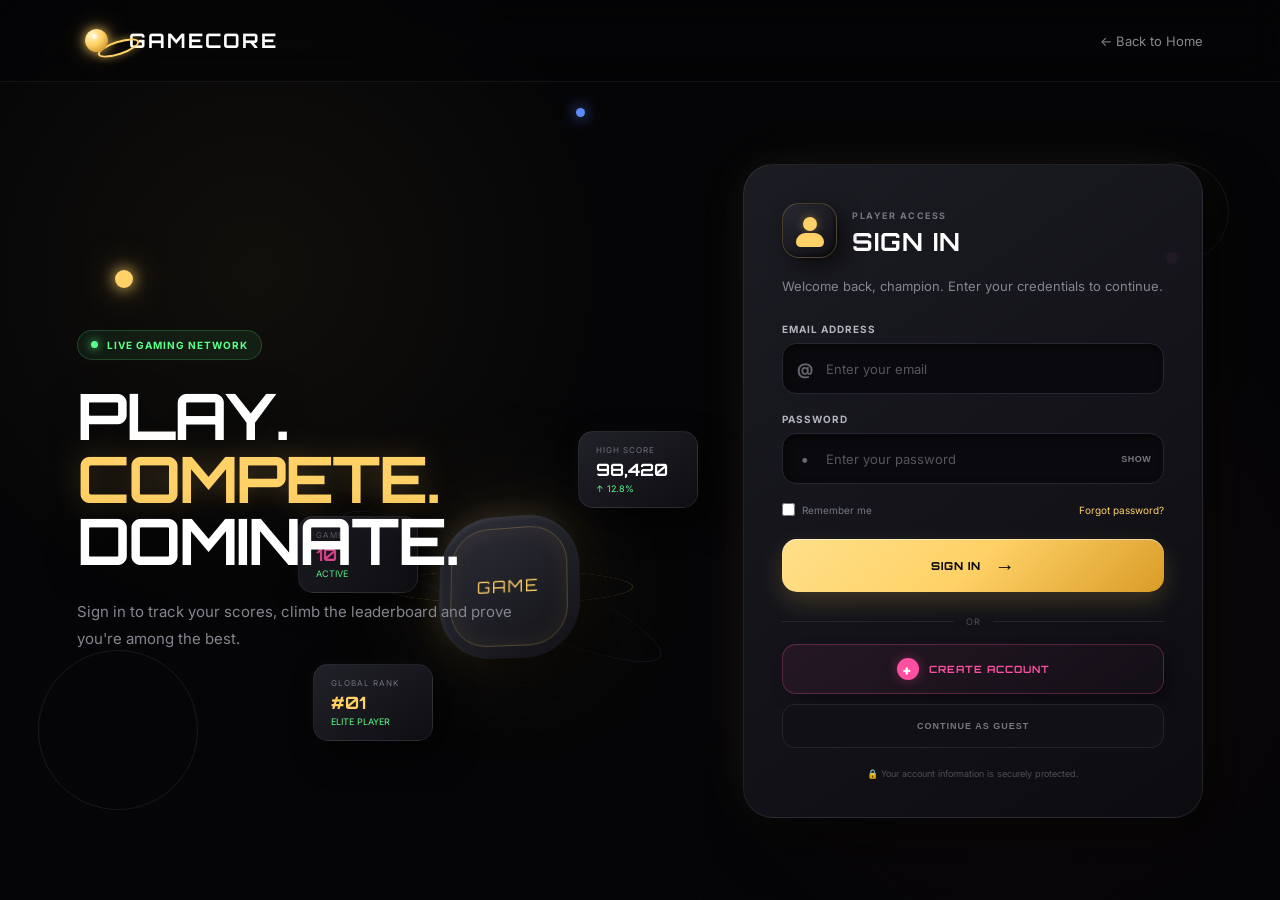
<file: login.html>
<!DOCTYPE html>
<html lang="en">
<head>
    <meta charset="UTF-8">
    <meta name="viewport" content="width=device-width, initial-scale=1.0">

    <title>Sign In | GAMECORE</title>

    <link rel="preconnect" href="https://fonts.googleapis.com">
    <link rel="preconnect" href="https://fonts.gstatic.com" crossorigin>

    <link href="https://fonts.googleapis.com/css2?family=Inter:wght@400;500;600;700&family=Orbitron:wght@500;600;700;800&display=swap" rel="stylesheet">

    <link rel="stylesheet" href="css/style.css">
    <link rel="stylesheet" href="css/auth.css">
</head>

<body>

<div class="auth-page">

    <!-- BACKGROUND 3D ELEMENTS -->

    <div class="ambient ambient-gold"></div>
    <div class="ambient ambient-pink"></div>
    <div class="ambient ambient-blue"></div>
    <div class="ambient ambient-green"></div>

    <div class="grid-floor"></div>

    <div class="floating-orb orb-one"></div>
    <div class="floating-orb orb-two"></div>
    <div class="floating-orb orb-three"></div>

    <div class="floating-ring ring-one"></div>
    <div class="floating-ring ring-two"></div>


    <!-- NAVBAR -->

    <nav class="auth-navbar">

        <a href="index.html" class="auth-brand">

            <div class="saturn-logo">

                <div class="saturn-ring"></div>

                <div class="saturn-planet">
                    <span></span>
                </div>

            </div>

            <span>GAMECORE</span>

        </a>


        <a href="index.html" class="back-home">
            ← Back to Home
        </a>

    </nav>


    <!-- MAIN -->

    <main class="auth-main">


        <!-- LEFT 3D VISUAL -->

        <section class="auth-visual">

            <div class="visual-content">

                <div class="live-badge">
                    <span></span>
                    LIVE GAMING NETWORK
                </div>

                <h1>
                    PLAY.
                    <br>
                    <span>COMPETE.</span>
                    <br>
                    DOMINATE.
                </h1>

                <p>
                    Sign in to track your scores, climb the
                    leaderboard and prove you're among the best.
                </p>

            </div>


            <!-- 3D CORE -->

            <div class="core-scene">

                <div class="core-orbit orbit-one"></div>
                <div class="core-orbit orbit-two"></div>
                <div class="core-orbit orbit-three"></div>

                <div class="core-glow"></div>

                <div class="core">

                    <div class="core-inner">
                        GAME
                    </div>

                </div>


                <!-- FLOATING SCORE CARDS -->

                <div class="float-card card-score">

                    <small>HIGH SCORE</small>

                    <strong>98,420</strong>

                    <span>↑ 12.8%</span>

                </div>


                <div class="float-card card-rank">

                    <small>GLOBAL RANK</small>

                    <strong>#01</strong>

                    <span>ELITE PLAYER</span>

                </div>


                <div class="float-card card-games">

                    <small>GAMES</small>

                    <strong>10</strong>

                    <span>ACTIVE</span>

                </div>

            </div>

        </section>


        <!-- LOGIN CARD -->

        <section class="auth-section">

            <div class="auth-card">


                <!-- CARD TOP -->

                <div class="auth-card-top">

                    <div class="auth-icon">

                        <div class="user-head"></div>
                        <div class="user-body"></div>

                    </div>

                    <div>

                        <span class="auth-label">
                            PLAYER ACCESS
                        </span>

                        <h2>
                            SIGN IN
                        </h2>

                    </div>

                </div>


                <p class="auth-description">
                    Welcome back, champion. Enter your
                    credentials to continue.
                </p>


                <!-- FORM -->

                <form id="loginForm">


                    <!-- EMAIL -->

                    <div class="form-group">

                        <label for="email">
                            EMAIL ADDRESS
                        </label>

                        <div class="input-box">

                            <span class="input-symbol">
                                @
                            </span>

                            <input
                                type="email"
                                id="email"
                                placeholder="Enter your email"
                                required
                            >

                        </div>

                    </div>


                    <!-- PASSWORD -->

                    <div class="form-group">

                        <label for="password">
                            PASSWORD
                        </label>

                        <div class="input-box">

                            <span class="input-symbol">
                                •
                            </span>

                            <input
                                type="password"
                                id="password"
                                placeholder="Enter your password"
                                required
                            >

                            <button
                                type="button"
                                id="togglePassword"
                                class="password-toggle">

                                SHOW

                            </button>

                        </div>

                    </div>


                    <!-- OPTIONS -->

                    <div class="form-options">

                        <label class="remember">

                            <input
                                type="checkbox"
                                id="remember"
                            >

                            <span>
                                Remember me
                            </span>

                        </label>

                        <a href="#" class="forgot">
                            Forgot password?
                        </a>

                    </div>


                    <!-- SIGN IN -->

                    <button
                        type="submit"
                        class="primary-auth-btn">

                        <span>
                            SIGN IN
                        </span>

                        <b>→</b>

                    </button>


                </form>


                <!-- DIVIDER -->

                <div class="auth-divider">

                    <span></span>
                    OR
                    <span></span>

                </div>


                <!-- CREATE ACCOUNT -->

                <button
                    class="create-account-btn"
                    id="createAccountBtn">

                    <span class="plus-icon">
                        +
                    </span>

                    <span>
                        CREATE ACCOUNT
                    </span>

                </button>


                <!-- GUEST -->

                <button
                    class="guest-btn"
                    id="guestBtn">

                    CONTINUE AS GUEST

                </button>


                <p class="secure-text">
                    🔒 Your account information is securely protected.
                </p>

            </div>

        </section>

    </main>

</div>


<script src="js/auth.js"></script>

</body>
</html>
</file>
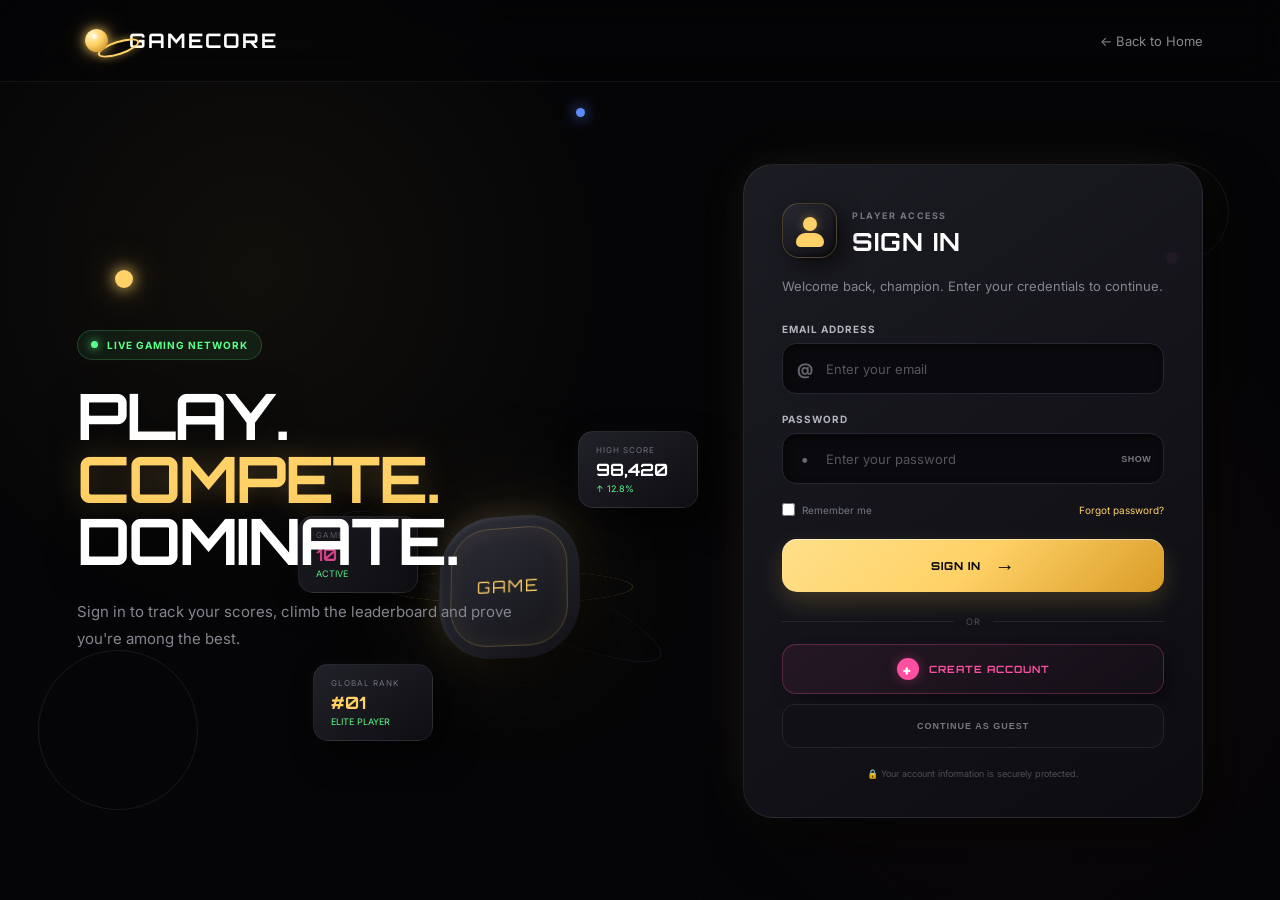
<file: profile.html>
<!DOCTYPE html>
<html lang="en">

<head>
    <meta charset="UTF-8">
    <meta name="viewport" content="width=device-width, initial-scale=1.0">

    <title>GAMECORE | Player Profile</title>

    <link rel="preconnect" href="https://fonts.googleapis.com">
    <link rel="preconnect" href="https://fonts.gstatic.com" crossorigin>

    <link
        href="https://fonts.googleapis.com/css2?family=Inter:wght@400;500;600;700&family=Orbitron:wght@500;600;700;800&display=swap"
        rel="stylesheet">

    <link rel="stylesheet" href="css/style.css">
    <link rel="stylesheet" href="css/profile.css">
</head>

<body>

    <!-- ================= NAVBAR ================= -->

    <nav class="navbar">

        <a href="index.html" class="brand">

            <div class="saturn-logo">
                <div class="saturn-ring ring-back"></div>

                <div class="saturn-planet">
                    <div class="planet-highlight"></div>
                </div>

                <div class="saturn-ring ring-front"></div>
            </div>

            <span class="brand-name">GAMECORE</span>

        </a>

        <div class="nav-links">

            <a href="index.html">Home</a>

            <a href="games.html">Games</a>

            <a href="leaderboard.html">Leaderboard</a>

            <a href="profile.html" class="active">Players</a>

            <a href="login.html" class="login-btn" id="navAuthBtn">
                Sign In
            </a>

        </div>

    </nav>


    <!-- ================= PROFILE ================= -->

    <main class="profile-page">

        <!-- PROFILE HERO -->

        <section class="profile-hero">

            <div class="profile-glow"></div>

            <div class="profile-avatar-wrap">

                <div class="profile-avatar avatar-gold">

                    <span class="profile-helmet"></span>

                    <span class="profile-eye eye-left"></span>
                    <span class="profile-eye eye-right"></span>

                    <span class="profile-mouth"></span>

                </div>

                <div class="online-dot"></div>

            </div>


            <div class="profile-info">

                <div class="profile-badge">
                    GAMECORE PLAYER
                </div>

                <h1 id="profileUsername">
                    PLAYER
                </h1>

                <p class="profile-tag">
                    Competitive Gamer • GAMECORE Member
                </p>

                <div class="profile-meta">

                    <span id="profileUserId">
                        ID: --
                    </span>

                    <span>•</span>

                    <span id="profileEmail">
                        --
                    </span>

                    <span>•</span>

                    <span class="online-text">
                        ONLINE
                    </span>

                </div>

            </div>


            <div class="profile-actions">

                <div class="account-status">

                    <span class="status-dot"></span>

                    <div>
                        <strong>ACCOUNT ACTIVE</strong>
                        <span>Logged in</span>
                    </div>

                </div>

                <button
                    type="button"
                    class="logout-btn"
                    id="logoutBtn">
                    LOG OUT
                </button>

            </div>

        </section>


        <!-- ================= ACCOUNT DETAILS ================= -->

        <section class="account-details-card">

            <div class="account-detail">

                <span class="detail-label">
                    USERNAME
                </span>

                <strong id="accountUsername">
                    --
                </strong>

            </div>

            <div class="account-detail">

                <span class="detail-label">
                    USER ID
                </span>

                <strong id="accountId">
                    --
                </strong>

            </div>

            <div class="account-detail">

                <span class="detail-label">
                    EMAIL
                </span>

                <strong id="accountEmail">
                    --
                </strong>

            </div>

            <div class="account-detail">

                <span class="detail-label">
                    STATUS
                </span>

                <strong class="active-status">
                    ACTIVE
                </strong>

            </div>

        </section>


        <!-- ================= XP / PLAYER PROGRESS ================= -->

        <section class="xp-section">

            <div class="xp-header">

                <div>
                    <span class="xp-label">
                        PLAYER PROGRESS
                    </span>

                    <strong id="playerLevel">
                        LEVEL 1
                    </strong>
                </div>

                <div class="xp-value" id="xpValue">
                    0 / 1000 XP
                </div>

            </div>

            <div class="xp-bar">

                <div
                    class="xp-progress"
                    id="xpProgress">
                </div>

            </div>

            <p class="xp-next" id="xpNext">
                Keep playing to increase your level.
            </p>

        </section>


        <!-- ================= STATS ================= -->

        <section class="profile-stats">

            <div class="profile-stat gold-stat">

                <span class="stat-icon">♛</span>

                <div>
                    <span>Total Score</span>

                    <strong id="totalScore">
                        0
                    </strong>
                </div>

            </div>


            <div class="profile-stat pink-stat">

                <span class="stat-icon">◈</span>

                <div>
                    <span>Scores Submitted</span>

                    <strong id="gamesPlayed">
                        0
                    </strong>
                </div>

            </div>


            <div class="profile-stat green-stat">

                <span class="stat-icon">↗</span>

                <div>
                    <span>Best Score</span>

                    <strong id="bestScore">
                        0
                    </strong>
                </div>

            </div>


            <div class="profile-stat blue-stat">

                <span class="stat-icon">★</span>

                <div>
                    <span>Global Rank</span>

                    <strong id="globalRank">
                        --
                    </strong>
                </div>

            </div>

        </section>


        <!-- ================= CONTENT GRID ================= -->

        <section class="profile-grid">

            <!-- SCORE HISTORY -->

            <div class="profile-card score-history">

                <div class="card-header">

                    <div>

                        <span class="section-label">
                            PERFORMANCE
                        </span>

                        <h2>Score History</h2>

                    </div>

                    <select id="historyFilter">

                        <option value="all">
                            All Games
                        </option>

                    </select>

                </div>


                <div
                    class="history-list"
                    id="historyList">

                    <div class="empty-history">
                        Loading score history...
                    </div>

                </div>

            </div>


            <!-- BEST GAMES -->

            <div class="profile-card best-games">

                <div class="card-header">

                    <div>

                        <span class="section-label">
                            PERSONAL RECORDS
                        </span>

                        <h2>Best Scores</h2>

                    </div>

                </div>


                <div id="bestGamesList">

                    <div class="empty-history">
                        Loading personal records...
                    </div>

                </div>

            </div>

        </section>


        <!-- ================= ACHIEVEMENTS ================= -->

        <section class="achievements-section">

            <div class="section-heading">

                <div>

                    <span class="section-label">
                        MILESTONES
                    </span>

                    <h2>Achievements</h2>

                </div>

                <span
                    class="achievement-count"
                    id="achievementCount">
                    0 / 6 UNLOCKED
                </span>

            </div>


            <div class="achievements-grid">

                <div
                    class="achievement locked"
                    id="achievementFirst">

                    <div class="achievement-icon">
                        ◆
                    </div>

                    <strong>First Score</strong>

                    <span>
                        Submit your first score
                    </span>

                </div>


                <div
                    class="achievement locked"
                    id="achievementFive">

                    <div class="achievement-icon">
                        ⚡
                    </div>

                    <strong>Active Player</strong>

                    <span>
                        Submit 5 scores
                    </span>

                </div>


                <div
                    class="achievement locked"
                    id="achievementTen">

                    <div class="achievement-icon">
                        ★
                    </div>

                    <strong>Veteran</strong>

                    <span>
                        Submit 10 scores
                    </span>

                </div>


                <div
                    class="achievement locked"
                    id="achievementGames">

                    <div class="achievement-icon">
                        ◈
                    </div>

                    <strong>Multi Gamer</strong>

                    <span>
                        Play 5 different games
                    </span>

                </div>


                <div
                    class="achievement locked"
                    id="achievementTenK">

                    <div class="achievement-icon">
                        ♛
                    </div>

                    <strong>High Roller</strong>

                    <span>
                        Reach 10,000 total score
                    </span>

                </div>


                <div
                    class="achievement locked"
                    id="achievementFiftyK">

                    <div class="achievement-icon">
                        ◆
                    </div>

                    <strong>Legendary</strong>

                    <span>
                        Reach 50,000 total score
                    </span>

                </div>

            </div>

        </section>

    </main>


    <!-- ================= LOGOUT MODAL ================= -->

    <div
        class="logout-modal hidden"
        id="logoutModal">

        <div class="logout-modal-content">

            <div class="logout-icon">
                !
            </div>

            <span class="section-label">
                ACCOUNT
            </span>

            <h2>Log Out?</h2>

            <p>
                Are you sure you want to log out of your GAMECORE account?
            </p>

            <div class="logout-actions">

                <button
                    type="button"
                    class="cancel-logout"
                    id="cancelLogoutBtn">
                    CANCEL
                </button>

                <button
                    type="button"
                    class="confirm-logout"
                    id="confirmLogoutBtn">
                    LOG OUT
                </button>

            </div>

        </div>

    </div>


    <!-- ================= FOOTER ================= -->

    <footer>

        <div class="footer-brand">

            <div class="saturn-logo small">

                <div class="saturn-ring ring-back"></div>

                <div class="saturn-planet">
                    <div class="planet-highlight"></div>
                </div>

                <div class="saturn-ring ring-front"></div>

            </div>

            <span>GAMECORE</span>

        </div>

        <p>
            Play. Compete. Dominate.
        </p>

    </footer>


    <script src="js/app.js"></script>
    <script src="js/profile.js"></script>

</body>

</html>
</file>
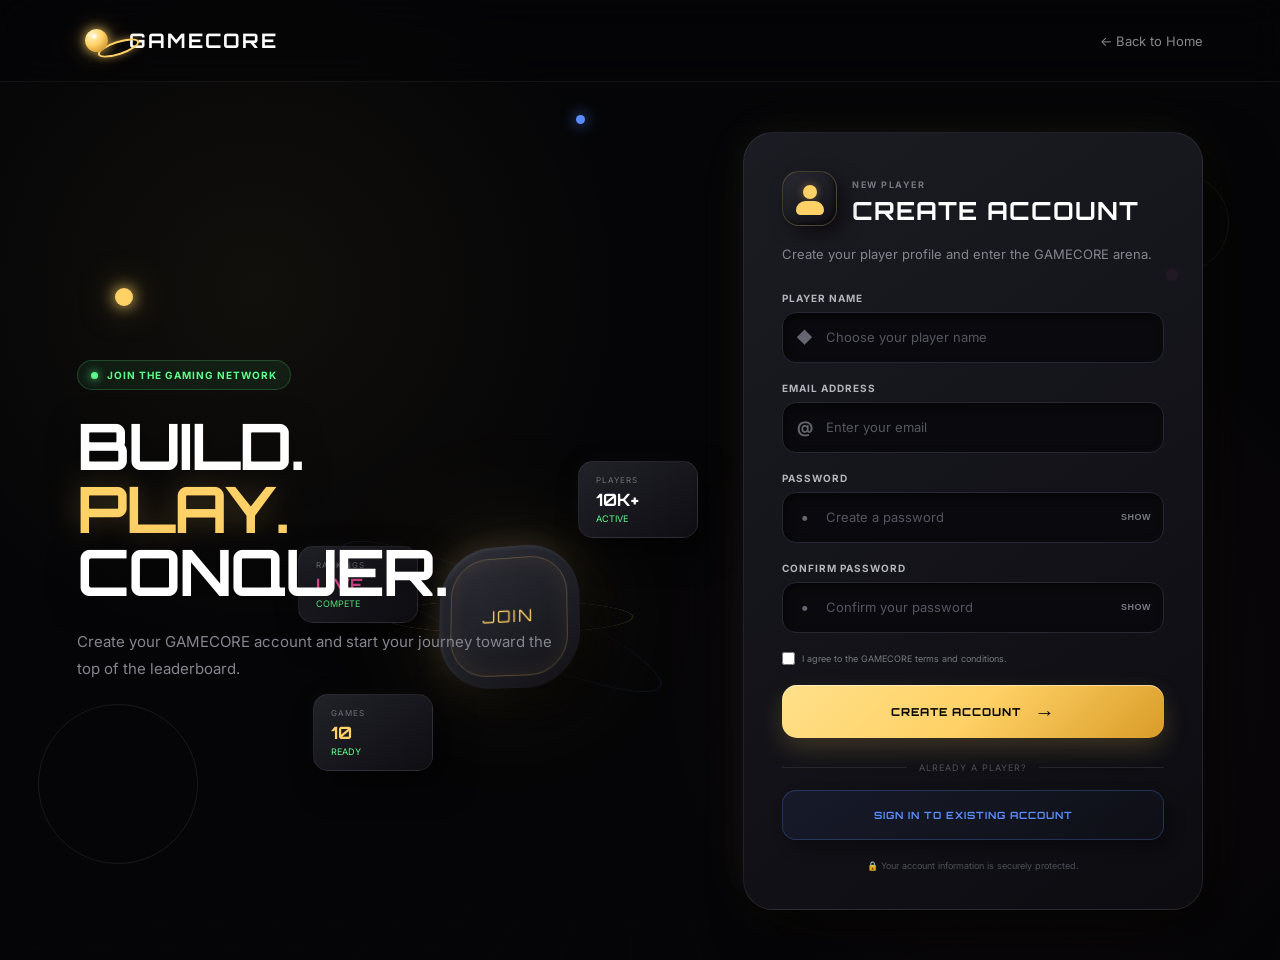
<file: register.html>
<!DOCTYPE html>
<html lang="en">
<head>
    <meta charset="UTF-8">
    <meta name="viewport" content="width=device-width, initial-scale=1.0">

    <title>Create Account | GAMECORE</title>

    <link rel="preconnect" href="https://fonts.googleapis.com">
    <link rel="preconnect" href="https://fonts.gstatic.com" crossorigin>

    <link
        href="https://fonts.googleapis.com/css2?family=Inter:wght@400;500;600;700&family=Orbitron:wght@500;600;700;800&display=swap"
        rel="stylesheet"
    >

    <link rel="stylesheet" href="css/style.css">
    <link rel="stylesheet" href="css/auth.css">
</head>

<body>

<div class="auth-page">

    <!-- BACKGROUND -->

    <div class="ambient ambient-gold"></div>
    <div class="ambient ambient-pink"></div>
    <div class="ambient ambient-blue"></div>
    <div class="ambient ambient-green"></div>

    <div class="grid-floor"></div>

    <div class="floating-orb orb-one"></div>
    <div class="floating-orb orb-two"></div>
    <div class="floating-orb orb-three"></div>

    <div class="floating-ring ring-one"></div>
    <div class="floating-ring ring-two"></div>


    <!-- NAVBAR -->

    <nav class="auth-navbar">

        <a href="index.html" class="auth-brand">

            <div class="saturn-logo">

                <div class="saturn-ring"></div>

                <div class="saturn-planet">
                    <span></span>
                </div>

            </div>

            <span>GAMECORE</span>

        </a>

        <a href="index.html" class="back-home">
            ← Back to Home
        </a>

    </nav>


    <!-- MAIN -->

    <main class="auth-main">


        <!-- LEFT SIDE -->

        <section class="auth-visual">

            <div class="visual-content">

                <div class="live-badge">
                    <span></span>
                    JOIN THE GAMING NETWORK
                </div>

                <h1>
                    BUILD.
                    <br>
                    <span>PLAY.</span>
                    <br>
                    CONQUER.
                </h1>

                <p>
                    Create your GAMECORE account and start
                    your journey toward the top of the leaderboard.
                </p>

            </div>


            <!-- 3D CORE -->

            <div class="core-scene">

                <div class="core-orbit orbit-one"></div>
                <div class="core-orbit orbit-two"></div>
                <div class="core-orbit orbit-three"></div>

                <div class="core-glow"></div>

                <div class="core">

                    <div class="core-inner">
                        JOIN
                    </div>

                </div>


                <!-- FLOATING CARDS -->

                <div class="float-card card-score">

                    <small>PLAYERS</small>

                    <strong>10K+</strong>

                    <span>ACTIVE</span>

                </div>


                <div class="float-card card-rank">

                    <small>GAMES</small>

                    <strong>10</strong>

                    <span>READY</span>

                </div>


                <div class="float-card card-games">

                    <small>RANKINGS</small>

                    <strong>LIVE</strong>

                    <span>COMPETE</span>

                </div>

            </div>

        </section>


        <!-- REGISTER CARD -->

        <section class="auth-section">

            <div class="auth-card">


                <!-- HEADER -->

                <div class="auth-card-top">

                    <div class="auth-icon">

                        <div class="user-head"></div>
                        <div class="user-body"></div>

                    </div>

                    <div>

                        <span class="auth-label">
                            NEW PLAYER
                        </span>

                        <h2>
                            CREATE ACCOUNT
                        </h2>

                    </div>

                </div>


                <p class="auth-description">
                    Create your player profile and enter
                    the GAMECORE arena.
                </p>


                <!-- REGISTER FORM -->

                <form id="registerForm">


                    <!-- PLAYER NAME -->

                    <div class="form-group">

                        <label for="username">
                            PLAYER NAME
                        </label>

                        <div class="input-box">

                            <span class="input-symbol">
                                ◆
                            </span>

                            <input
                                type="text"
                                id="username"
                                placeholder="Choose your player name"
                                required
                            >

                        </div>

                    </div>


                    <!-- EMAIL -->

                    <div class="form-group">

                        <label for="registerEmail">
                            EMAIL ADDRESS
                        </label>

                        <div class="input-box">

                            <span class="input-symbol">
                                @
                            </span>

                            <input
                                type="email"
                                id="registerEmail"
                                placeholder="Enter your email"
                                required
                            >

                        </div>

                    </div>


                    <!-- PASSWORD -->

                    <div class="form-group">

                        <label for="registerPassword">
                            PASSWORD
                        </label>

                        <div class="input-box">

                            <span class="input-symbol">
                                •
                            </span>

                            <input
                                type="password"
                                id="registerPassword"
                                placeholder="Create a password"
                                required
                                minlength="6"
                            >

                            <button
                                type="button"
                                id="toggleRegisterPassword"
                                class="password-toggle"
                            >
                                SHOW
                            </button>

                        </div>

                    </div>


                    <!-- CONFIRM PASSWORD -->

                    <div class="form-group">

                        <label for="confirmPassword">
                            CONFIRM PASSWORD
                        </label>

                        <div class="input-box">

                            <span class="input-symbol">
                                •
                            </span>

                            <input
                                type="password"
                                id="confirmPassword"
                                placeholder="Confirm your password"
                                required
                            >

                            <button
                                type="button"
                                id="toggleConfirmPassword"
                                class="password-toggle"
                            >
                                SHOW
                            </button>

                        </div>

                    </div>


                    <!-- TERMS -->

                    <label class="remember terms">

                        <input
                            type="checkbox"
                            id="terms"
                            required
                        >

                        <span>
                            I agree to the GAMECORE terms
                            and conditions.
                        </span>

                    </label>


                    <!-- CREATE ACCOUNT -->

                    <button
                        type="submit"
                        class="primary-auth-btn register-submit"
                    >

                        <span>
                            CREATE ACCOUNT
                        </span>

                        <b>→</b>

                    </button>

                </form>


                <!-- DIVIDER -->

                <div class="auth-divider">

                    <span></span>

                    ALREADY A PLAYER?

                    <span></span>

                </div>


                <!-- SIGN IN -->

                <button
                    type="button"
                    class="create-account-btn signin-secondary"
                    id="signInBtn"
                >

                    <span>
                        SIGN IN TO EXISTING ACCOUNT
                    </span>

                </button>


                <!-- SECURITY -->

                <p class="secure-text">
                    🔒 Your account information is securely protected.
                </p>

            </div>

        </section>

    </main>

</div>


<script src="js/auth.js"></script>

</body>
</html>
</file>
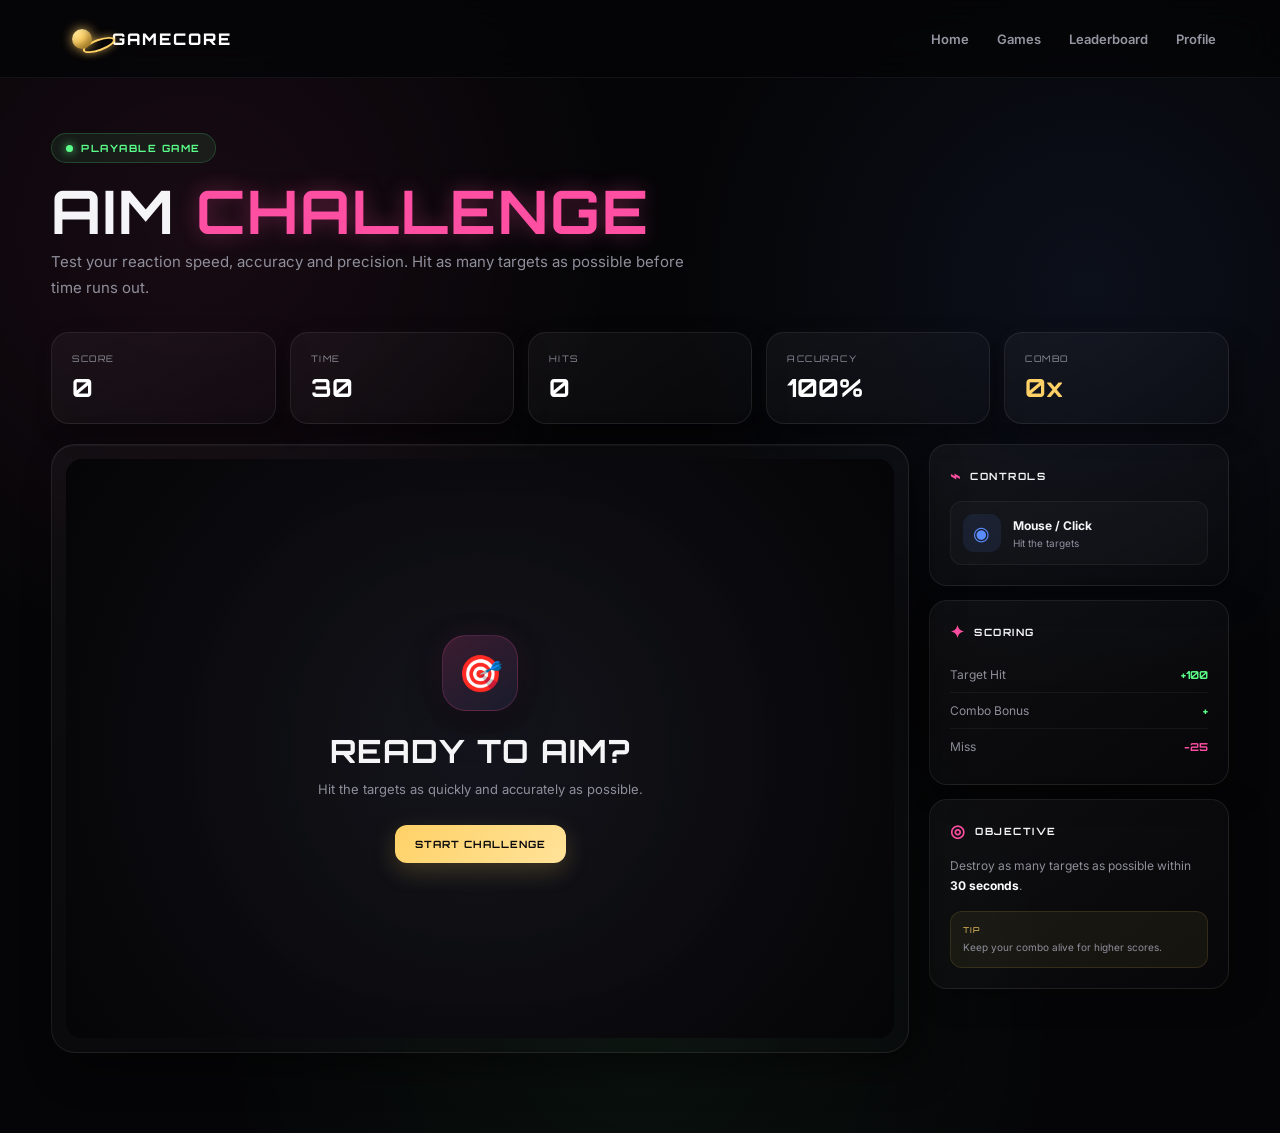
<file: games/aim-challenge/aim-challenge.html>
<!DOCTYPE html>
<html lang="en">
<head>
    <meta charset="UTF-8">
    <meta name="viewport" content="width=device-width, initial-scale=1.0">

    <title>Aim Challenge | GAMECORE</title>

    <link rel="preconnect" href="https://fonts.googleapis.com">
    <link rel="preconnect" href="https://fonts.gstatic.com" crossorigin>

    <link
        href="https://fonts.googleapis.com/css2?family=Inter:wght@400;500;600;700;800&family=Orbitron:wght@500;600;700;800;900&display=swap"
        rel="stylesheet"
    >

    <link rel="stylesheet" href="../../css/style.css">
    <link rel="stylesheet" href="aim-challenge.css">
</head>

<body>

    <!-- NAVBAR -->
    <nav class="game-navbar">

        <a href="../../index.html" class="brand">

            <div class="saturn-logo">
                <div class="saturn-planet"></div>
                <div class="saturn-ring"></div>
            </div>

            <span>GAMECORE</span>

        </a>

        <div class="nav-links">
            <a href="../../index.html">Home</a>
            <a href="../../games.html">Games</a>
            <a href="../../leaderboard.html">Leaderboard</a>
            <a href="../../profile.html">Profile</a>
        </div>

    </nav>


    <!-- MAIN -->
    <main class="aim-page">

        <!-- HEADER -->
        <section class="game-header">

            <div>

                <div class="game-label">
                    <span class="live-dot"></span>
                    PLAYABLE GAME
                </div>

                <h1>AIM <span>CHALLENGE</span></h1>

                <p>
                    Test your reaction speed, accuracy and precision.
                    Hit as many targets as possible before time runs out.
                </p>

            </div>

        </section>


        <!-- GAME STATS -->
        <section class="game-stats">

            <div class="stat-card">
                <span class="stat-label">SCORE</span>
                <strong id="score">0</strong>
            </div>

            <div class="stat-card">
                <span class="stat-label">TIME</span>
                <strong id="timer">30</strong>
            </div>

            <div class="stat-card">
                <span class="stat-label">HITS</span>
                <strong id="hits">0</strong>
            </div>

            <div class="stat-card">
                <span class="stat-label">ACCURACY</span>
                <strong id="accuracy">100%</strong>
            </div>

            <div class="stat-card combo-card">
                <span class="stat-label">COMBO</span>
                <strong id="combo">0x</strong>
            </div>

        </section>


        <!-- GAME AREA -->
        <section class="game-layout">

            <!-- CANVAS -->
            <div class="game-container">

                <canvas
                    id="aimCanvas"
                    width="800"
                    height="560"
                ></canvas>


                <!-- START OVERLAY -->
                <div class="game-overlay" id="startOverlay">

                    <div class="overlay-icon">🎯</div>

                    <h2>READY TO AIM?</h2>

                    <p>
                        Hit the targets as quickly and accurately as possible.
                    </p>

                    <button
                        class="game-btn primary-btn"
                        id="startBtn"
                        type="button"
                    >
                        START CHALLENGE
                    </button>

                </div>


                <!-- GAME OVER OVERLAY -->
                <div
                    class="game-overlay hidden"
                    id="gameOverOverlay"
                >

                    <div class="overlay-icon">🏆</div>

                    <div class="result-label">
                        CHALLENGE COMPLETE
                    </div>

                    <h2>TIME'S UP!</h2>

                    <div class="final-score">

                        <span>FINAL SCORE</span>

                        <strong id="finalScore">0</strong>

                    </div>

                    <div class="final-stats">

                        <div>
                            <span>HITS</span>
                            <strong id="finalHits">0</strong>
                        </div>

                        <div>
                            <span>ACCURACY</span>
                            <strong id="finalAccuracy">0%</strong>
                        </div>

                        <div>
                            <span>BEST COMBO</span>
                            <strong id="finalCombo">0x</strong>
                        </div>

                    </div>

                    <div class="overlay-actions">

                        <button
                            class="game-btn primary-btn"
                            id="restartBtn"
                            type="button"
                        >
                            PLAY AGAIN
                        </button>

                        <button
                            class="game-btn secondary-btn"
                            id="submitBtn"
                            type="button"
                        >
                            SUBMIT SCORE
                        </button>

                    </div>

                </div>

            </div>


            <!-- SIDE PANEL -->
            <aside class="info-panel">

                <!-- CONTROLS -->
                <div class="info-card">

                    <div class="info-title">
                        <span class="info-icon">⌁</span>
                        CONTROLS
                    </div>

                    <div class="control-box">

                        <div class="mouse-icon">◉</div>

                        <div>
                            <strong>Mouse / Click</strong>
                            <span>Hit the targets</span>
                        </div>

                    </div>

                </div>


                <!-- SCORING -->
                <div class="info-card">

                    <div class="info-title">
                        <span class="info-icon">✦</span>
                        SCORING
                    </div>

                    <ul class="score-list">

                        <li>
                            <span>Target Hit</span>
                            <strong>+100</strong>
                        </li>

                        <li>
                            <span>Combo Bonus</span>
                            <strong>+</strong>
                        </li>

                        <li>
                            <span>Miss</span>
                            <strong class="negative">-25</strong>
                        </li>

                    </ul>

                </div>


                <!-- OBJECTIVE -->
                <div class="info-card objective-card">

                    <div class="info-title">
                        <span class="info-icon">◎</span>
                        OBJECTIVE
                    </div>

                    <p>
                        Destroy as many targets as possible within
                        <strong>30 seconds</strong>.
                    </p>

                    <div class="tip">

                        <span>TIP</span>

                        Keep your combo alive for higher scores.

                    </div>

                </div>

            </aside>

        </section>

    </main>


    <!-- SCORE RESULT MODAL -->
    <div
        class="score-result-modal hidden"
        id="scoreResultModal"
    >

        <div class="score-result-card">

            <div class="success-icon">
                <span>✓</span>
            </div>

            <span
                class="result-status"
                id="scoreResultStatus"
            >
                NEW BEST SCORE
            </span>

            <h2>RUN COMPLETE</h2>

            <div class="result-game-name">
                AIM CHALLENGE
            </div>

            <div class="result-score-box">

                <span>YOUR SCORE</span>

                <strong id="submittedScore">0</strong>

            </div>

            <p id="scoreResultMessage">
                Your score has been added to the GAMECORE leaderboard.
            </p>

            <div class="result-actions">

                <button
                    type="button"
                    id="viewLeaderboardBtn"
                    class="result-primary-btn"
                >
                    VIEW LEADERBOARD
                </button>

                <button
                    type="button"
                    id="closeResultBtn"
                    class="result-secondary-btn"
                >
                    DONE
                </button>

            </div>

        </div>

    </div>


    <!-- SCRIPTS MUST BE AFTER THE MODAL -->
    <script src="../../js/app.js"></script>
    <script src="aim-challenge.js"></script>

</body>
</html>
</file>
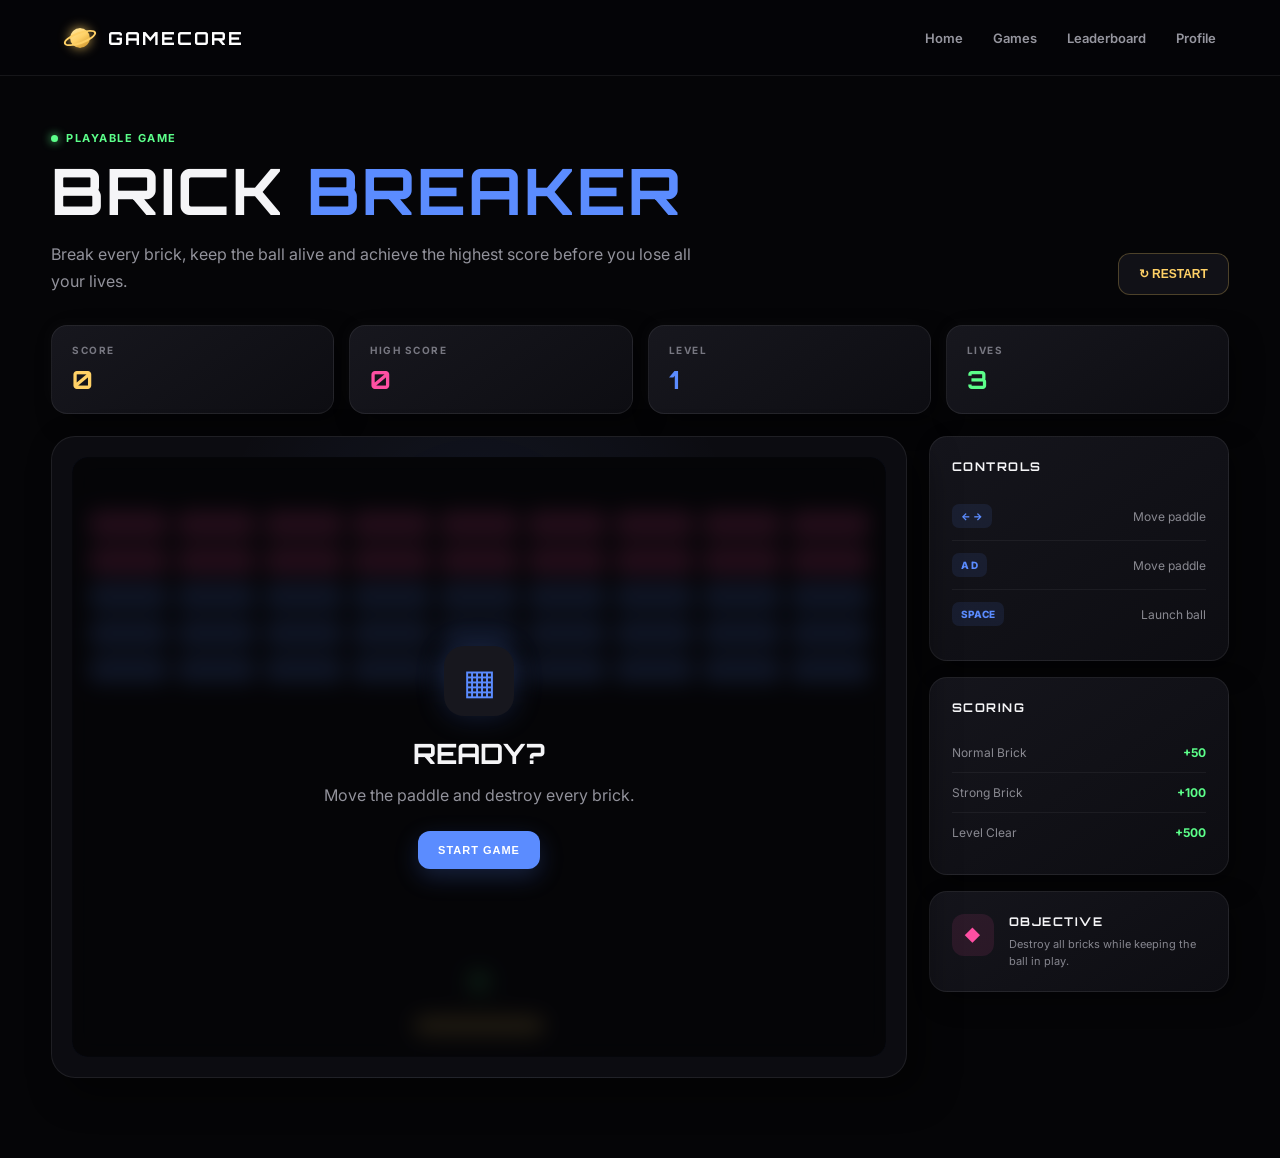
<file: games/brick-breaker/brick-breaker.html>
<!DOCTYPE html>
<html lang="en">
<head>
    <meta charset="UTF-8">
    <meta name="viewport" content="width=device-width, initial-scale=1.0">

    <title>Brick Breaker | GAMECORE</title>

    <link rel="preconnect" href="https://fonts.googleapis.com">
    <link rel="preconnect" href="https://fonts.gstatic.com" crossorigin>

    <link
        href="https://fonts.googleapis.com/css2?family=Inter:wght@400;500;600;700;800&family=Orbitron:wght@500;600;700;800&display=swap"
        rel="stylesheet"
    >

    <link rel="stylesheet" href="../../css/style.css">
    <link rel="stylesheet" href="brick-breaker.css">
</head>

<body>

<nav class="game-nav">

    <a href="../../index.html" class="brand">

        <span class="saturn-logo">
            <span class="planet"></span>
            <span class="ring"></span>
        </span>

        <span>GAMECORE</span>

    </a>

    <div class="nav-links">
        <a href="../../index.html">Home</a>
        <a href="../../games.html">Games</a>
        <a href="../../leaderboard.html">Leaderboard</a>
        <a href="../../profile.html">Profile</a>
    </div>

</nav>


<main class="brick-page">

    <!-- HEADER -->

    <section class="game-header">

        <div>

            <div class="game-label">
                <span class="live-dot"></span>
                PLAYABLE GAME
            </div>

            <h1>
                BRICK <span>BREAKER</span>
            </h1>

            <p>
                Break every brick, keep the ball alive and achieve
                the highest score before you lose all your lives.
            </p>

        </div>

        <button
            type="button"
            class="restart-btn"
            onclick="restartGame()"
        >
            ↻ RESTART
        </button>

    </section>


    <!-- STATS -->

    <section class="brick-stats">

        <div class="stat-box">
            <span>SCORE</span>
            <strong id="score">0</strong>
        </div>

        <div class="stat-box">
            <span>HIGH SCORE</span>
            <strong id="highScore">0</strong>
        </div>

        <div class="stat-box">
            <span>LEVEL</span>
            <strong id="level">1</strong>
        </div>

        <div class="stat-box">
            <span>LIVES</span>
            <strong id="lives">3</strong>
        </div>

    </section>


    <!-- GAME + SIDE PANEL -->

    <section class="brick-layout">

        <!-- GAME BOARD -->

        <div class="game-board-wrapper">

            <canvas
                id="gameCanvas"
                width="760"
                height="560"
            ></canvas>


            <!-- START OVERLAY -->

            <div
                id="startOverlay"
                class="game-overlay"
            >

                <div class="overlay-content">

                    <div class="brick-icon">▦</div>

                    <h2>READY?</h2>

                    <p>
                        Move the paddle and destroy every brick.
                    </p>

                    <button
                        type="button"
                        class="primary-btn"
                        onclick="startGame()"
                    >
                        START GAME
                    </button>

                </div>

            </div>


            <!-- GAME OVER -->

            <div
                id="gameOverOverlay"
                class="game-overlay hidden"
            >

                <div class="overlay-content">

                    <div class="gameover-icon">×</div>

                    <h2>GAME OVER</h2>

                    <p>
                        You ran out of lives.
                    </p>

                    <div class="final-score">

                        <span>FINAL SCORE</span>

                        <strong id="finalScore">0</strong>

                    </div>

                    <div class="overlay-buttons">

                        <button
                            type="button"
                            class="primary-btn"
                            onclick="restartGame()"
                        >
                            PLAY AGAIN
                        </button>

                        <button
                            type="button"
                            class="secondary-btn"
                            onclick="submitScore()"
                        >
                            SUBMIT SCORE
                        </button>

                    </div>

                </div>

            </div>


            <!-- WIN -->

            <div
                id="winOverlay"
                class="game-overlay hidden"
            >

                <div class="overlay-content">

                    <div class="win-icon">★</div>

                    <h2>BOARD CLEARED</h2>

                    <p>
                        Every brick has been destroyed.
                    </p>

                    <div class="final-score">

                        <span>FINAL SCORE</span>

                        <strong id="winScore">0</strong>

                    </div>

                    <div class="overlay-buttons">

                        <button
                            type="button"
                            class="primary-btn"
                            onclick="restartGame()"
                        >
                            PLAY AGAIN
                        </button>

                        <button
                            type="button"
                            class="secondary-btn"
                            onclick="submitScore()"
                        >
                            SUBMIT SCORE
                        </button>

                    </div>

                </div>

            </div>

        </div>


        <!-- SIDE PANEL -->

        <aside class="brick-side">

            <!-- CONTROLS -->

            <div class="info-card">

                <h3>CONTROLS</h3>

                <div class="control-row">
                    <span>← →</span>
                    <p>Move paddle</p>
                </div>

                <div class="control-row">
                    <span>A D</span>
                    <p>Move paddle</p>
                </div>

                <div class="control-row">
                    <span>SPACE</span>
                    <p>Launch ball</p>
                </div>

            </div>


            <!-- SCORING -->

            <div class="info-card">

                <h3>SCORING</h3>

                <div class="score-rule">
                    <span>Normal Brick</span>
                    <strong>+50</strong>
                </div>

                <div class="score-rule">
                    <span>Strong Brick</span>
                    <strong>+100</strong>
                </div>

                <div class="score-rule">
                    <span>Level Clear</span>
                    <strong>+500</strong>
                </div>

            </div>


            <!-- OBJECTIVE -->

            <div class="info-card objective-card">

                <div class="objective-icon">◆</div>

                <div>

                    <h3>OBJECTIVE</h3>

                    <p>
                        Destroy all bricks while keeping the
                        ball in play.
                    </p>

                </div>

            </div>

        </aside>

    </section>

</main>


<!-- SCORE RESULT MODAL -->

<div
    class="score-result-modal hidden"
    id="scoreResultModal"
>

    <div class="score-result-card">

        <div class="success-icon">
            <span>✓</span>
        </div>

        <span
            class="result-status"
            id="scoreResultStatus"
        >
            NEW BEST SCORE
        </span>

        <h2>RUN COMPLETE</h2>

        <div class="result-game-name">
            BRICK BREAKER
        </div>

        <div class="result-score-box">

            <span>YOUR SCORE</span>

            <strong id="submittedScore">0</strong>

        </div>

        <p id="scoreResultMessage">
            Your score has been added to the GAMECORE leaderboard.
        </p>

        <div class="result-actions">

            <button
                type="button"
                id="viewLeaderboardBtn"
                class="result-primary-btn"
            >
                VIEW LEADERBOARD
            </button>

            <button
                type="button"
                id="closeResultBtn"
                class="result-secondary-btn"
            >
                DONE
            </button>

        </div>

    </div>

</div>


<!-- IMPORTANT: SCRIPT AFTER SCORE MODAL -->

<script src="brick-breaker.js"></script>

</body>
</html>
</file>
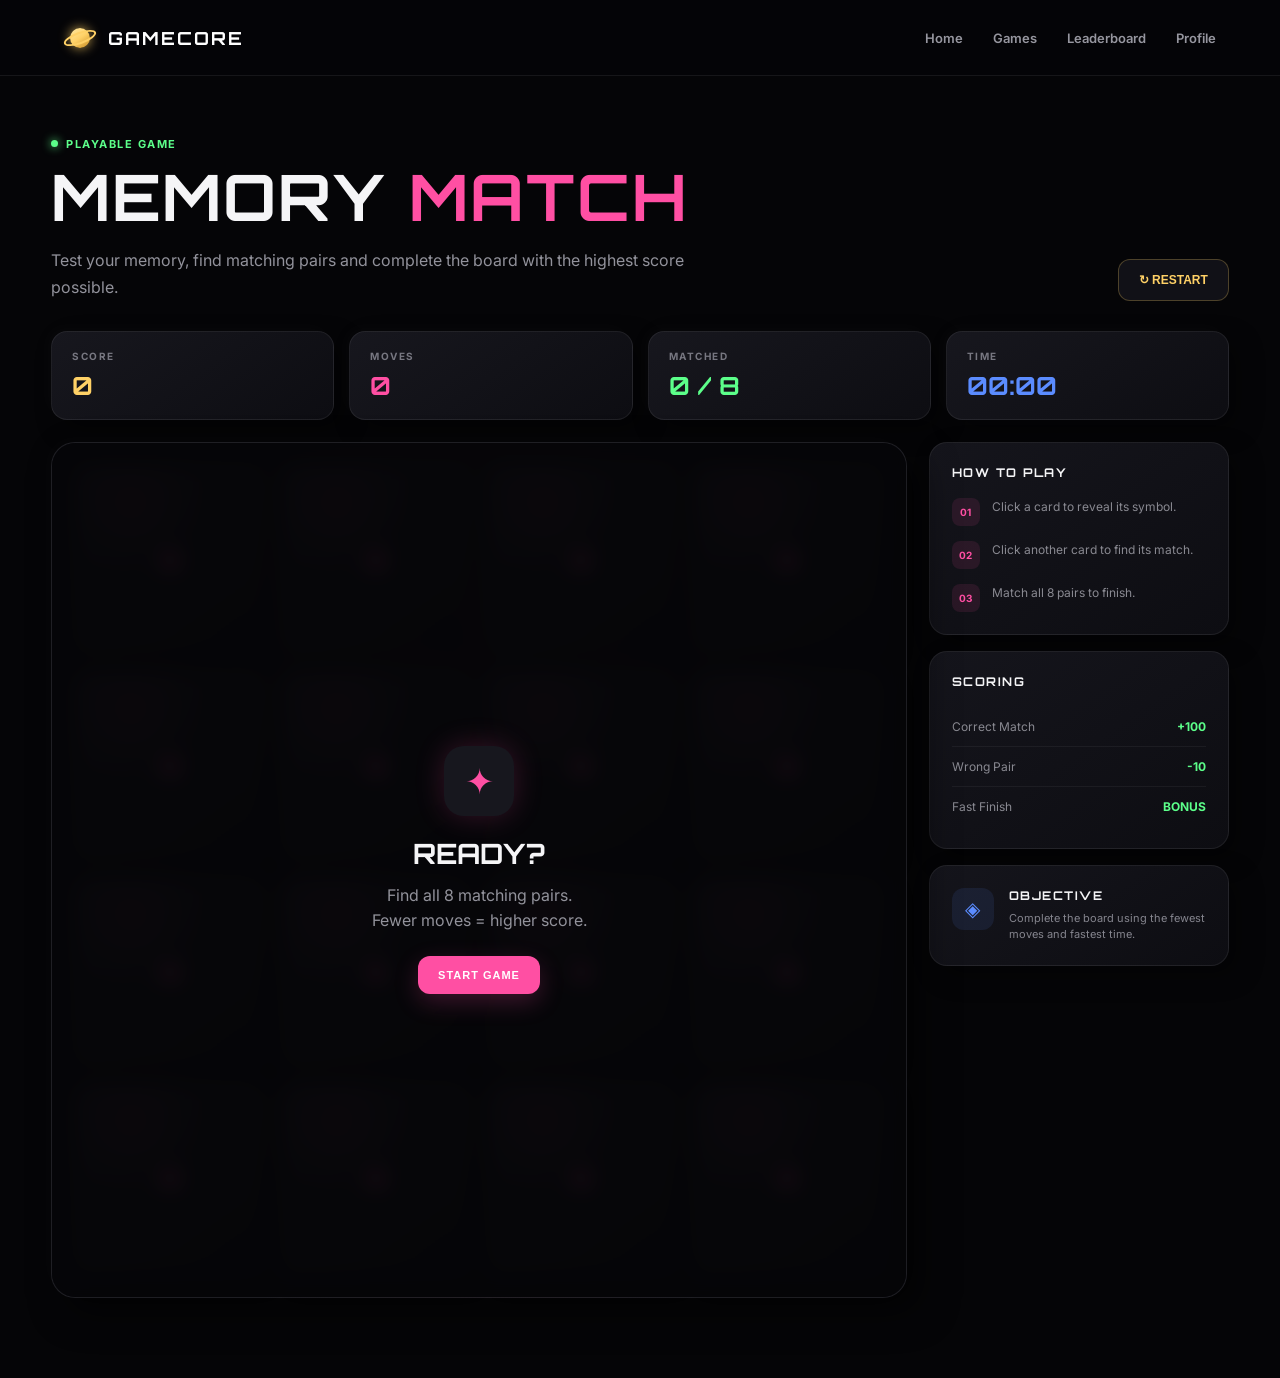
<file: games/memory/memory.html>
<!DOCTYPE html>
<html lang="en">
<head>
    <meta charset="UTF-8">
    <meta name="viewport" content="width=device-width, initial-scale=1.0">

    <title>Memory Match | GAMECORE</title>

    <link rel="preconnect" href="https://fonts.googleapis.com">
    <link rel="preconnect" href="https://fonts.gstatic.com" crossorigin>

    <link
        href="https://fonts.googleapis.com/css2?family=Inter:wght@400;500;600;700&family=Orbitron:wght@500;600;700;800&display=swap"
        rel="stylesheet"
    >

    <link rel="stylesheet" href="../../css/style.css">
    <link rel="stylesheet" href="memory.css">
</head>

<body>

    <!-- NAVBAR -->
    <nav class="game-nav">

        <a href="../../index.html" class="brand">

            <span class="saturn-logo">
                <span class="planet"></span>
                <span class="ring"></span>
            </span>

            <span>GAMECORE</span>

        </a>

        <div class="nav-links">

            <a href="../../index.html">Home</a>
            <a href="../../games.html">Games</a>
            <a href="../../leaderboard.html">Leaderboard</a>
            <a href="../../profile.html">Profile</a>

        </div>

    </nav>


    <!-- GAME HEADER -->
    <main class="memory-page">

        <section class="game-header">

            <div>

                <div class="game-label">

                    <span class="live-dot"></span>

                    PLAYABLE GAME

                </div>

                <h1>
                    MEMORY <span>MATCH</span>
                </h1>

                <p>
                    Test your memory, find matching pairs and complete
                    the board with the highest score possible.
                </p>

            </div>

            <div class="game-actions">

                <button
                    class="restart-btn"
                    onclick="restartGame()"
                >
                    ↻ RESTART
                </button>

            </div>

        </section>


        <!-- STATS -->
        <section class="memory-stats">

            <div class="stat-box">

                <span>SCORE</span>

                <strong id="score">0</strong>

            </div>


            <div class="stat-box">

                <span>MOVES</span>

                <strong id="moves">0</strong>

            </div>


            <div class="stat-box">

                <span>MATCHED</span>

                <strong id="matched">0 / 8</strong>

            </div>


            <div class="stat-box">

                <span>TIME</span>

                <strong id="timer">00:00</strong>

            </div>

        </section>


        <!-- GAME AREA -->
        <section class="memory-layout">

            <div class="game-board-wrapper">

                <div
                    id="gameBoard"
                    class="memory-board"
                ></div>


                <!-- START OVERLAY -->
                <div
                    id="startOverlay"
                    class="game-overlay"
                >

                    <div class="overlay-content">

                        <div class="memory-icon">
                            ✦
                        </div>

                        <h2>READY?</h2>

                        <p>
                            Find all 8 matching pairs.
                            <br>
                            Fewer moves = higher score.
                        </p>

                        <button
                            onclick="startGame()"
                            class="primary-btn"
                        >
                            START GAME
                        </button>

                    </div>

                </div>


                <!-- WIN OVERLAY -->
                <div
                    id="winOverlay"
                    class="game-overlay hidden"
                >

                    <div class="overlay-content">

                        <div class="win-icon">
                            ★
                        </div>

                        <h2>MEMORY MASTER</h2>

                        <p>
                            You matched every pair.
                        </p>


                        <div class="final-score">

                            <span>FINAL SCORE</span>

                            <strong id="finalScore">
                                0
                            </strong>

                        </div>


                        <div class="win-stats">

                            <div>

                                <span>MOVES</span>

                                <strong id="finalMoves">
                                    0
                                </strong>

                            </div>


                            <div>

                                <span>TIME</span>

                                <strong id="finalTime">
                                    00:00
                                </strong>

                            </div>

                        </div>


                        <div class="overlay-buttons">

                            <button
                                onclick="restartGame()"
                                class="primary-btn"
                            >
                                PLAY AGAIN
                            </button>

                            <button
                                onclick="submitScore()"
                                class="secondary-btn"
                            >
                                SUBMIT SCORE
                            </button>

                        </div>

                    </div>

                </div>

            </div>


            <!-- SIDE PANEL -->
            <aside class="memory-side">


                <!-- HOW TO PLAY -->
                <div class="info-card">

                    <h3>HOW TO PLAY</h3>


                    <div class="instruction">

                        <span>01</span>

                        <p>
                            Click a card to reveal its symbol.
                        </p>

                    </div>


                    <div class="instruction">

                        <span>02</span>

                        <p>
                            Click another card to find its match.
                        </p>

                    </div>


                    <div class="instruction">

                        <span>03</span>

                        <p>
                            Match all 8 pairs to finish.
                        </p>

                    </div>

                </div>


                <!-- SCORING -->
                <div class="info-card scoring-card">

                    <h3>SCORING</h3>


                    <div class="score-rule">

                        <span>Correct Match</span>

                        <strong>+100</strong>

                    </div>


                    <div class="score-rule">

                        <span>Wrong Pair</span>

                        <strong>-10</strong>

                    </div>


                    <div class="score-rule">

                        <span>Fast Finish</span>

                        <strong>BONUS</strong>

                    </div>

                </div>


                <!-- OBJECTIVE -->
                <div class="info-card objective-card">

                    <div class="objective-icon">
                        ◈
                    </div>

                    <div>

                        <h3>OBJECTIVE</h3>

                        <p>
                            Complete the board using the fewest
                            moves and fastest time.
                        </p>

                    </div>

                </div>

            </aside>

        </section>

    </main>


    <!-- SCORE SUBMISSION RESULT MODAL -->
    <div
        class="score-result-modal hidden"
        id="scoreResultModal"
    >

        <div class="score-result-card">

            <div class="success-icon">

                <span>✓</span>

            </div>


            <span
                class="result-status"
                id="scoreResultStatus"
            >
                NEW BEST SCORE
            </span>


            <h2>
                RUN COMPLETE
            </h2>


            <div class="result-game-name">
                MEMORY MATCH
            </div>


            <div class="result-score-box">

                <span>YOUR SCORE</span>

                <strong id="submittedScore">
                    0
                </strong>

            </div>


            <p id="scoreResultMessage">
                Your score has been added to the GAMECORE leaderboard.
            </p>


            <div class="result-actions">

                <button
                    type="button"
                    id="viewLeaderboardBtn"
                    class="result-primary-btn"
                >
                    VIEW LEADERBOARD
                </button>


                <button
                    type="button"
                    id="closeResultBtn"
                    class="result-secondary-btn"
                >
                    DONE
                </button>

            </div>

        </div>

    </div>


    <!-- LOAD JAVASCRIPT LAST -->
    <script src="memory.js"></script>

</body>
</html>
</file>
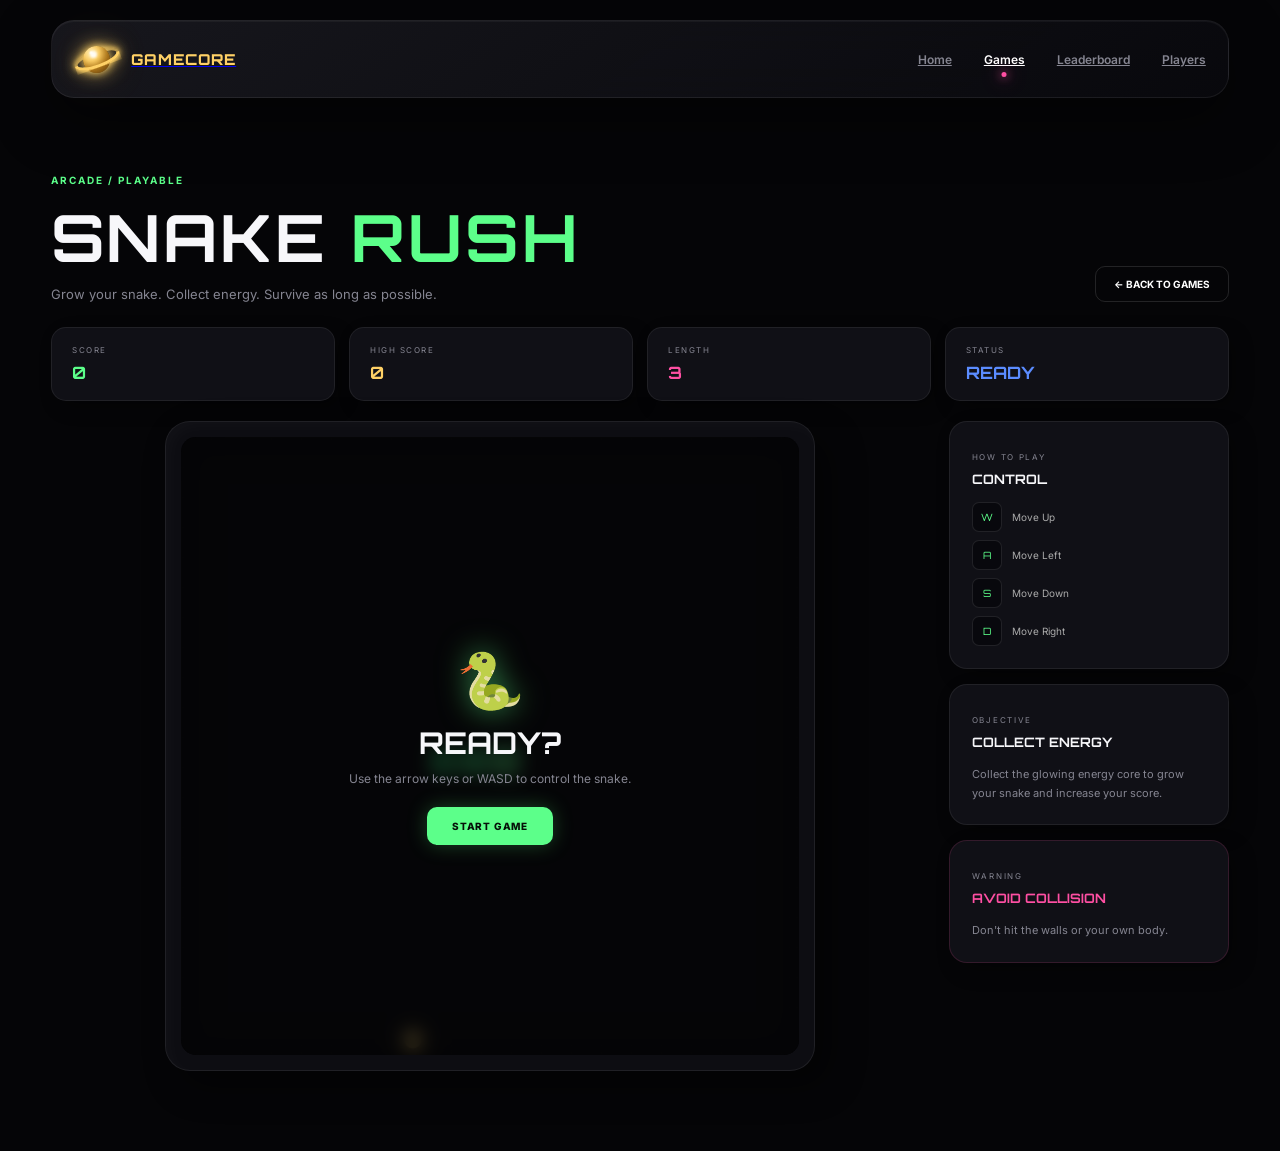
<file: games/snake/snake.html>
<!DOCTYPE html>
<html lang="en">
<head>
    <meta charset="UTF-8">
    <meta name="viewport" content="width=device-width, initial-scale=1.0">

    <title>GAMECORE | Snake Rush</title>

    <link rel="preconnect" href="https://fonts.googleapis.com">
    <link rel="preconnect" href="https://fonts.gstatic2.com" crossorigin>

    <link href="https://fonts.googleapis.com/css2?family=Inter:wght@400;500;600;700&family=Orbitron:wght@500;600;700;800&display=swap" rel="stylesheet">

    <link rel="stylesheet" href="../../css/style.css">
    <link rel="stylesheet" href="snake.css">
</head>

<body>

    <!-- NAVBAR -->

    <nav class="navbar">

        <a href="../../index.html" class="brand">

            <div class="saturn-logo">
                <div class="saturn-ring ring-back"></div>

                <div class="saturn-planet">
                    <div class="planet-highlight"></div>
                </div>

                <div class="saturn-ring ring-front"></div>
            </div>

            <span class="brand-name">GAMECORE</span>

        </a>

        <div class="nav-links">

            <a href="../../index.html">Home</a>

            <a href="../../games.html" class="active">
                Games
            </a>

            <a href="../../leaderboard.html">
                Leaderboard
            </a>

            <a href="../../profile.html">
                Players
            </a>

        </div>

    </nav>


    <!-- GAME -->

    <main class="snake-page">

        <div class="game-header">

            <div>

                <span class="game-label">
                    ARCADE / PLAYABLE
                </span>

                <h1>SNAKE <span>RUSH</span></h1>

                <p>
                    Grow your snake. Collect energy.
                    Survive as long as possible.
                </p>

            </div>

            <a href="../../games.html" class="back-btn">
                ← BACK TO GAMES
            </a>

        </div>


        <!-- SCORE BAR -->

        <section class="game-stats">

            <div class="game-stat">

                <span>SCORE</span>

                <strong id="score">
                    0
                </strong>

            </div>

            <div class="game-stat">

                <span>HIGH SCORE</span>

                <strong id="highScore">
                    0
                </strong>

            </div>

            <div class="game-stat">

                <span>LENGTH</span>

                <strong id="length">
                    3
                </strong>

            </div>

            <div class="game-stat">

                <span>STATUS</span>

                <strong id="gameStatus">
                    READY
                </strong>

            </div>

        </section>


        <!-- GAME AREA -->

        <section class="game-container">

            <div class="game-board-wrapper">

                <canvas
                    id="snakeCanvas"
                    width="600"
                    height="600">
                </canvas>


                <!-- START SCREEN -->

                <div
                    class="game-overlay"
                    id="startOverlay">

                    <div class="overlay-content">

                        <div class="snake-icon">
                            🐍
                        </div>

                        <h2>READY?</h2>

                        <p>
                            Use the arrow keys or WASD
                            to control the snake.
                        </p>

                        <button
                            id="startBtn"
                            class="game-btn">
                            START GAME
                        </button>

                    </div>

                </div>


                <!-- GAME OVER -->

                <div
                    class="game-overlay hidden"
                    id="gameOverOverlay">

                    <div class="overlay-content">

                        <span class="result-label">
                            RUN COMPLETE
                        </span>

                        <h2>GAME OVER</h2>

                        <div class="final-score">

                            <span>FINAL SCORE</span>

                            <strong id="finalScore">
                                0
                            </strong>

                        </div>

                        <p id="newRecord">
                            Keep pushing your limits.
                        </p>

                        <div class="overlay-buttons">

                            <button
                                id="restartBtn"
                                class="game-btn">
                                PLAY AGAIN
                            </button>

                            <button
                                id="submitScoreBtn"
                                class="submit-btn">
                                SUBMIT SCORE
                            </button>

                        </div>

                    </div>

                </div>

            </div>


            <!-- SIDE PANEL -->

            <aside class="game-side-panel">

                <div class="side-card">

                    <span class="side-label">
                        HOW TO PLAY
                    </span>

                    <h3>CONTROL</h3>

                    <div class="controls">

                        <div class="key-row">
                            <kbd>W</kbd>
                            <span>Move Up</span>
                        </div>

                        <div class="key-row">
                            <kbd>A</kbd>
                            <span>Move Left</span>
                        </div>

                        <div class="key-row">
                            <kbd>S</kbd>
                            <span>Move Down</span>
                        </div>

                        <div class="key-row">
                            <kbd>D</kbd>
                            <span>Move Right</span>
                        </div>

                    </div>

                </div>


                <div class="side-card">

                    <span class="side-label">
                        OBJECTIVE
                    </span>

                    <h3>COLLECT ENERGY</h3>

                    <p>
                        Collect the glowing energy
                        core to grow your snake and
                        increase your score.
                    </p>

                </div>


                <div class="side-card danger-card">

                    <span class="side-label">
                        WARNING
                    </span>

                    <h3>AVOID COLLISION</h3>

                    <p>
                        Don't hit the walls or your
                        own body.
                    </p>

                </div>

            </aside>

        </section>

    </main>


    <!-- SCORE SUBMISSION RESULT MODAL -->

    <div
        class="score-result-modal hidden"
        id="scoreResultModal">

        <div class="score-result-card">

            <div class="success-icon">

                <span>✓</span>

            </div>

            <span
                class="result-status"
                id="scoreResultStatus">
                SCORE SUBMITTED
            </span>

            <h2>
                RUN COMPLETE
            </h2>

            <div class="result-game-name">
                SNAKE RUSH
            </div>

            <div class="result-score-box">

                <span>YOUR SCORE</span>

                <strong id="submittedScore">
                    0
                </strong>

            </div>

            <p id="scoreResultMessage">
                Your score has been added to the GAMECORE leaderboard.
            </p>

            <div class="result-actions">

                <button
                    type="button"
                    id="viewLeaderboardBtn"
                    class="result-primary-btn">
                    VIEW LEADERBOARD
                </button>

                <button
                    type="button"
                    id="closeResultBtn"
                    class="result-secondary-btn">
                    DONE
                </button>

            </div>

        </div>

    </div>


    <script src="snake.js"></script>

</body>
</html>
</file>
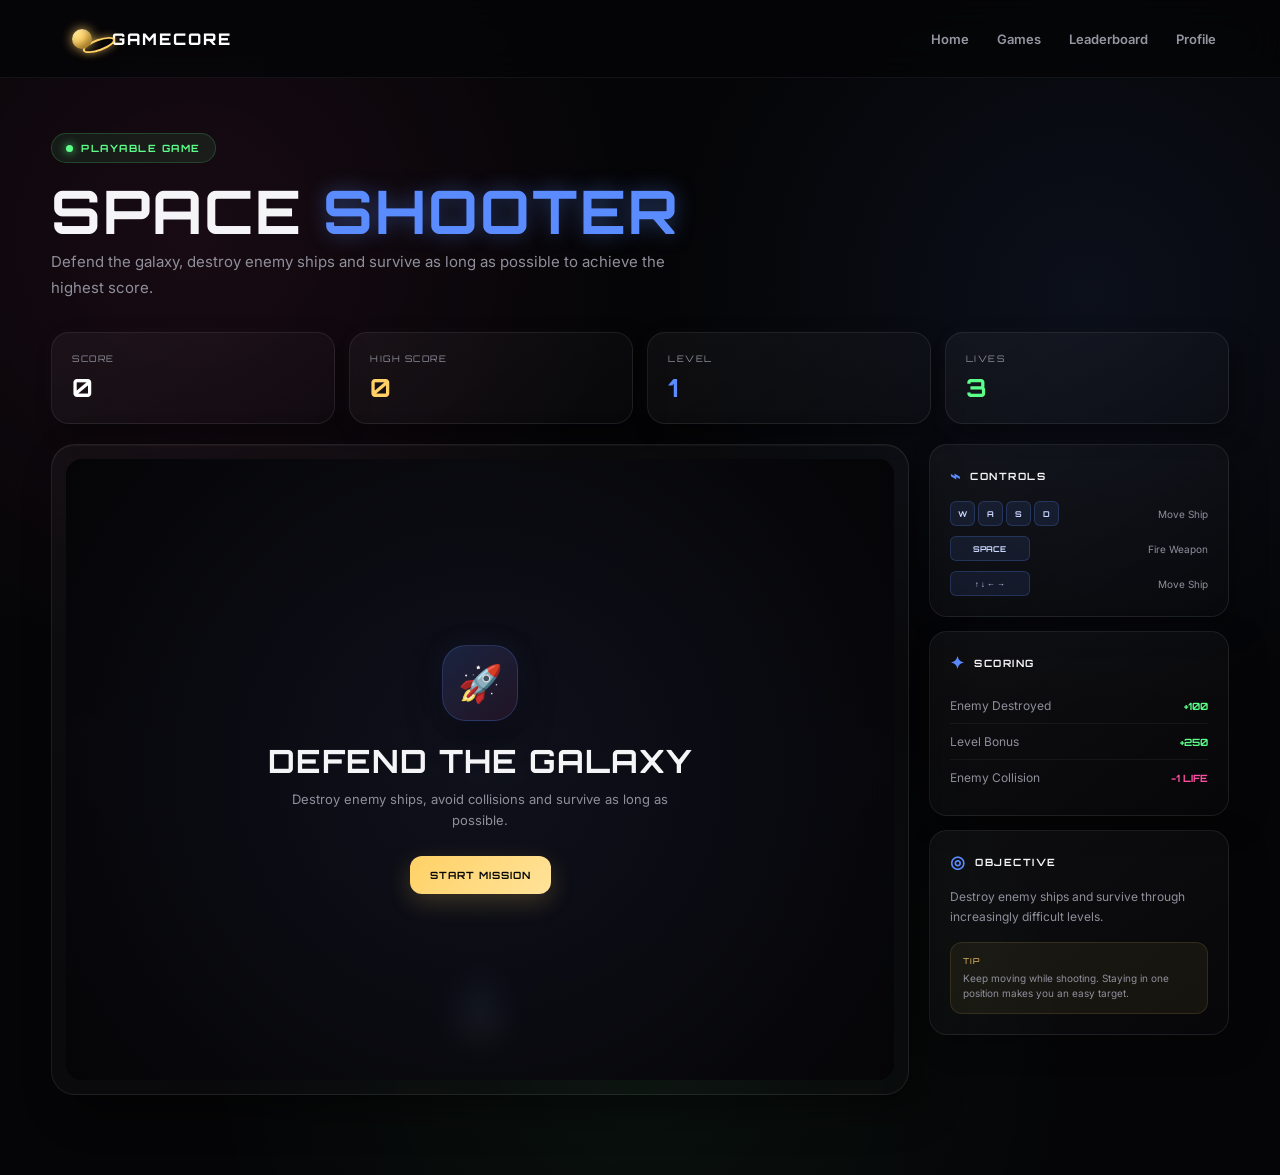
<file: games/space-shooter/space-shooter.html>
<!DOCTYPE html>
<html lang="en">
<head>
    <meta charset="UTF-8">
    <meta name="viewport" content="width=device-width, initial-scale=1.0">

    <title>Space Shooter | GAMECORE</title>

    <link rel="preconnect" href="https://fonts.googleapis.com">
    <link rel="preconnect" href="https://fonts.gstatic.com" crossorigin>

    <link href="https://fonts.googleapis.com/css2?family=Inter:wght@400;500;600;700;800&family=Orbitron:wght@500;600;700;800;900&display=swap" rel="stylesheet">

    <link rel="stylesheet" href="../../css/style.css">
    <link rel="stylesheet" href="space-shooter.css">
</head>

<body>

    <!-- NAVBAR -->
    <nav class="game-navbar">

        <a href="../../index.html" class="brand">

            <div class="saturn-logo">
                <div class="saturn-planet"></div>
                <div class="saturn-ring"></div>
            </div>

            <span>GAMECORE</span>

        </a>

        <div class="nav-links">
            <a href="../../index.html">Home</a>
            <a href="../../games.html">Games</a>
            <a href="../../leaderboard.html">Leaderboard</a>
            <a href="../../profile.html">Profile</a>
        </div>

    </nav>


    <!-- MAIN -->
    <main class="space-page">

        <!-- HEADER -->
        <section class="game-header">

            <div class="game-label">
                <span class="live-dot"></span>
                PLAYABLE GAME
            </div>

            <h1>
                SPACE <span>SHOOTER</span>
            </h1>

            <p>
                Defend the galaxy, destroy enemy ships and survive
                as long as possible to achieve the highest score.
            </p>

        </section>


        <!-- STATS -->
        <section class="game-stats">

            <div class="stat-card">
                <span class="stat-label">SCORE</span>
                <strong id="score">0</strong>
            </div>

            <div class="stat-card">
                <span class="stat-label">HIGH SCORE</span>
                <strong id="highScore">0</strong>
            </div>

            <div class="stat-card">
                <span class="stat-label">LEVEL</span>
                <strong id="level">1</strong>
            </div>

            <div class="stat-card">
                <span class="stat-label">LIVES</span>
                <strong id="lives">3</strong>
            </div>

        </section>


        <!-- GAME LAYOUT -->
        <section class="game-layout">

            <!-- GAME -->
            <div class="game-container">

                <canvas
                    id="spaceCanvas"
                    width="800"
                    height="600">
                </canvas>


                <!-- START OVERLAY -->
                <div
                    class="game-overlay"
                    id="startOverlay">

                    <div class="overlay-icon">🚀</div>

                    <h2>DEFEND THE GALAXY</h2>

                    <p>
                        Destroy enemy ships, avoid collisions and
                        survive as long as possible.
                    </p>

                    <button
                        type="button"
                        class="game-btn primary-btn"
                        id="startBtn">
                        START MISSION
                    </button>

                </div>


                <!-- GAME OVER -->
                <div
                    class="game-overlay hidden"
                    id="gameOverOverlay">

                    <div class="overlay-icon">💥</div>

                    <div class="result-label">
                        MISSION COMPLETE
                    </div>

                    <h2>GAME OVER</h2>

                    <div class="final-score">

                        <span>FINAL SCORE</span>

                        <strong id="finalScore">0</strong>

                    </div>

                    <div class="final-stats">

                        <div>
                            <span>LEVEL</span>
                            <strong id="finalLevel">1</strong>
                        </div>

                        <div>
                            <span>ENEMIES</span>
                            <strong id="finalEnemies">0</strong>
                        </div>

                        <div>
                            <span>HIGH SCORE</span>
                            <strong id="finalHighScore">0</strong>
                        </div>

                    </div>

                    <div class="overlay-actions">

                        <button
                            type="button"
                            class="game-btn primary-btn"
                            id="restartBtn">
                            PLAY AGAIN
                        </button>

                        <button
                            type="button"
                            class="game-btn secondary-btn"
                            id="submitBtn">
                            SUBMIT SCORE
                        </button>

                    </div>

                </div>

            </div>


            <!-- INFO PANEL -->
            <aside class="info-panel">

                <!-- CONTROLS -->
                <div class="info-card">

                    <div class="info-title">
                        <span class="info-icon">⌁</span>
                        CONTROLS
                    </div>

                    <div class="control-list">

                        <div class="control-row">

                            <div class="key-group">
                                <span class="key">W</span>
                                <span class="key">A</span>
                                <span class="key">S</span>
                                <span class="key">D</span>
                            </div>

                            <span>Move Ship</span>

                        </div>

                        <div class="control-row">

                            <div class="key single-key">
                                SPACE
                            </div>

                            <span>Fire Weapon</span>

                        </div>

                        <div class="control-row">

                            <div class="key single-key">
                                ↑ ↓ ← →
                            </div>

                            <span>Move Ship</span>

                        </div>

                    </div>

                </div>


                <!-- SCORING -->
                <div class="info-card">

                    <div class="info-title">
                        <span class="info-icon">✦</span>
                        SCORING
                    </div>

                    <ul class="score-list">

                        <li>
                            <span>Enemy Destroyed</span>
                            <strong>+100</strong>
                        </li>

                        <li>
                            <span>Level Bonus</span>
                            <strong>+250</strong>
                        </li>

                        <li>
                            <span>Enemy Collision</span>
                            <strong class="negative">
                                -1 LIFE
                            </strong>
                        </li>

                    </ul>

                </div>


                <!-- OBJECTIVE -->
                <div class="info-card objective-card">

                    <div class="info-title">
                        <span class="info-icon">◎</span>
                        OBJECTIVE
                    </div>

                    <p>
                        Destroy enemy ships and survive through
                        increasingly difficult levels.
                    </p>

                    <div class="tip">

                        <span>TIP</span>

                        Keep moving while shooting.
                        Staying in one position makes you an easy target.

                    </div>

                </div>

            </aside>

        </section>

    </main>


    <!-- SCORE RESULT MODAL -->
    <div
        class="score-result-modal hidden"
        id="scoreResultModal">

        <div class="score-result-card">

            <div class="success-icon">
                <span>✓</span>
            </div>

            <span
                class="result-status"
                id="scoreResultStatus">
                NEW BEST SCORE
            </span>

            <h2>MISSION COMPLETE</h2>

            <div class="result-game-name">
                SPACE SHOOTER
            </div>

            <div class="result-score-box">

                <span>YOUR SCORE</span>

                <strong id="submittedScore">
                    0
                </strong>

            </div>

            <p id="scoreResultMessage">
                Your score has been added to the GAMECORE leaderboard.
            </p>

            <div class="result-actions">

                <button
                    type="button"
                    id="viewLeaderboardBtn"
                    class="result-primary-btn">
                    VIEW LEADERBOARD
                </button>

                <button
                    type="button"
                    id="closeResultBtn"
                    class="result-secondary-btn">
                    DONE
                </button>

            </div>

        </div>

    </div>


    <!-- SCRIPTS MUST BE LAST -->
    <script src="../../js/app.js"></script>
    <script src="space-shooter.js"></script>

</body>
</html>
</file>
<file: css/style.css>
@import url('https://fonts.googleapis.com/css2?family=Inter:wght@400;500;600;700;800&family=Orbitron:wght@500;600;700;800;900&display=swap');


/* =========================================
   GLOBAL
========================================= */

* {
    margin: 0;
    padding: 0;
    box-sizing: border-box;
}

:root {

    --bg: #050507;

    --surface: #0d0d12;
    --surface-light: #15151c;

    --gold: #ffd166;
    --pink: #ff4fa3;
    --green: #5cff8a;
    --blue: #5b8cff;

    --white: #f7f7fa;
    --muted: #858591;

}

html {
    scroll-behavior: smooth;
}

body {

    background: var(--bg);

    color: var(--white);

    font-family: "Inter", sans-serif;

    overflow-x: hidden;

}


/* =========================================
   BACKGROUND ATMOSPHERE
========================================= */

.ambient {

    position: fixed;

    width: 450px;
    height: 450px;

    border-radius: 50%;

    filter: blur(140px);

    opacity: 0.11;

    pointer-events: none;

    z-index: -5;

}

.ambient-gold {

    background: var(--gold);

    top: -250px;
    left: -200px;

}

.ambient-pink {

    background: var(--pink);

    right: -250px;
    top: 25%;

}

.ambient-blue {

    background: var(--blue);

    left: 20%;
    bottom: -300px;

}

.ambient-green {

    background: var(--green);

    right: 25%;
    bottom: 15%;

    opacity: 0.045;

}


/* =========================================
   PARTICLES
========================================= */

.particles {

    position: fixed;

    inset: 0;

    pointer-events: none;

    z-index: -2;

}

.particles span {

    position: absolute;

    width: 3px;
    height: 3px;

    border-radius: 50%;

    background: white;

    opacity: 0.35;

    box-shadow:
        0 0 8px rgba(255,255,255,0.8);

    animation:
        particleFloat
        linear
        infinite;

}

.particles span:nth-child(1) {
    left: 8%;
    top: 20%;
    animation-duration: 9s;
}

.particles span:nth-child(2) {
    left: 17%;
    top: 70%;
    animation-duration: 13s;
}

.particles span:nth-child(3) {
    left: 28%;
    top: 40%;
    animation-duration: 11s;
}

.particles span:nth-child(4) {
    left: 39%;
    top: 80%;
    animation-duration: 15s;
}

.particles span:nth-child(5) {
    left: 48%;
    top: 15%;
    animation-duration: 10s;
}

.particles span:nth-child(6) {
    left: 57%;
    top: 55%;
    animation-duration: 12s;
}

.particles span:nth-child(7) {
    left: 68%;
    top: 30%;
    animation-duration: 14s;
}

.particles span:nth-child(8) {
    left: 76%;
    top: 75%;
    animation-duration: 10s;
}

.particles span:nth-child(9) {
    left: 86%;
    top: 18%;
    animation-duration: 12s;
}

.particles span:nth-child(10) {
    left: 92%;
    top: 55%;
    animation-duration: 16s;
}

.particles span:nth-child(11) {
    left: 32%;
    top: 10%;
    animation-duration: 14s;
}

.particles span:nth-child(12) {
    left: 63%;
    top: 90%;
    animation-duration: 11s;
}

@keyframes particleFloat {

    0% {
        transform: translateY(30px);
        opacity: 0;
    }

    20% {
        opacity: 0.4;
    }

    80% {
        opacity: 0.4;
    }

    100% {
        transform: translateY(-100px);
        opacity: 0;
    }

}


/* =========================================
   NAVBAR
========================================= */

.navbar {

    width: min(1200px, 92%);

    height: 78px;

    margin: 20px auto;

    padding: 0 22px;

    display: flex;

    align-items: center;

    justify-content: space-between;

    position: relative;

    z-index: 100;

    border-radius: 23px;

    background:
        linear-gradient(
            145deg,
            rgba(25,25,32,0.9),
            rgba(10,10,14,0.82)
        );

    border: 1px solid rgba(255,255,255,0.07);

    box-shadow:

        0 20px 60px rgba(0,0,0,0.45),

        inset 0 1px 1px
        rgba(255,255,255,0.05);

    backdrop-filter: blur(20px);

}


/* =========================================
   BRAND
========================================= */

.brand {

    display: flex;

    align-items: center;

    gap: 12px;

}


/* =========================================
   SATURN LOGO
========================================= */

.saturn-logo {

    width: 45px;
    height: 45px;

    position: relative;

    display: grid;

    place-items: center;

}


/* planet */

.saturn-planet {

    width: 27px;
    height: 27px;

    position: absolute;

    z-index: 3;

    border-radius: 50%;

    background:

        radial-gradient(
            circle at 30% 25%,
            #ffffff 0%,
            #ffe7a3 8%,
            #ffd166 30%,
            #d99b28 60%,
            #754d0d 100%
        );

    box-shadow:

        0 0 8px rgba(255,209,102,0.9),

        0 0 20px rgba(255,209,102,0.55),

        0 0 45px rgba(255,209,102,0.2),

        inset -5px -6px 8px
        rgba(70,35,0,0.4);

}


/* planet highlight */

.planet-highlight {

    width: 7px;
    height: 7px;

    position: absolute;

    top: 5px;
    left: 7px;

    border-radius: 50%;

    background: white;

    filter: blur(1px);

    opacity: 0.9;

}


/* Saturn ring */

.saturn-ring {

    width: 47px;
    height: 17px;

    position: absolute;

    left: 50%;
    top: 50%;

    transform:
        translate(-50%, -50%)
        rotate(-20deg);

    border-radius: 50%;

    border: 3px solid var(--gold);

    box-shadow:

        0 0 5px var(--gold),

        0 0 12px rgba(255,209,102,0.75),

        0 0 25px rgba(255,209,102,0.25);

}


/* back ring */

.ring-back {

    z-index: 1;

    border-color:
        rgba(255,209,102,0.65);

}


/* front ring */

.ring-front {

    z-index: 5;

    clip-path:
        polygon(
            0 50%,
            100% 50%,
            100% 100%,
            0 100%
        );

}


/* =========================================
   BRAND TEXT
========================================= */

.brand-name {

    font-family: "Orbitron", sans-serif;

    font-size: 15px;

    font-weight: 800;

    letter-spacing: 1px;

}

.brand-name span {

    color: white;

}

.brand-name {

    color: var(--gold);

}


/* =========================================
   NAV LINKS
========================================= */

.nav-links {

    display: flex;

    gap: 32px;

}

.nav-links a {

    position: relative;

    color: var(--muted);

    font-size: 12px;

    font-weight: 600;

    transition: 0.3s ease;

}

.nav-links a:hover,
.nav-links a.active {

    color: white;

}

.nav-links a.active::after {

    content: "";

    position: absolute;

    left: 50%;

    bottom: -10px;

    width: 5px;
    height: 5px;

    transform: translateX(-50%);

    border-radius: 50%;

    background: var(--pink);

    box-shadow:
        0 0 10px var(--pink),
        0 0 20px var(--pink);

}


/* =========================================
   SIGN IN
========================================= */

.login-btn {

    padding: 11px 19px;

    border-radius: 12px;

    border: 1px solid
        rgba(255,255,255,0.08);

    background:
        rgba(255,255,255,0.04);

    font-size: 10px;

    font-weight: 800;

    letter-spacing: 1px;

    transition: 0.3s ease;

}

.login-btn:hover {

    background: var(--pink);

    border-color: var(--pink);

    box-shadow:
        0 0 20px
        rgba(255,79,163,0.35);

    transform: translateY(-2px);

}


/* =========================================
   BUTTONS
========================================= */

.primary-btn,
.secondary-btn {

    display: inline-flex;

    align-items: center;

    gap: 14px;

    padding: 15px 22px;

    border-radius: 14px;

    font-size: 10px;

    font-weight: 800;

    letter-spacing: 1px;

    transition: 0.35s ease;

}

.primary-btn {

    background: var(--pink);

    color: white;

    box-shadow:

        0 0 15px
        rgba(255,79,163,0.25),

        0 12px 35px
        rgba(255,79,163,0.18);

}

.primary-btn:hover {

    transform: translateY(-4px);

    box-shadow:

        0 0 25px
        rgba(255,79,163,0.5),

        0 15px 45px
        rgba(255,79,163,0.25);

}

.secondary-btn {

    background:
        rgba(255,255,255,0.04);

    border:
        1px solid
        rgba(255,255,255,0.09);

}

.secondary-btn:hover {

    border-color:
        rgba(91,140,255,0.5);

    box-shadow:
        0 0 25px
        rgba(91,140,255,0.12);

    transform: translateY(-3px);

}


/* =========================================
   SECTIONS
========================================= */

.section-heading {

    margin-bottom: 35px;

}

.section-heading > span {

    color: var(--muted);

    font-size: 9px;

    font-weight: 800;

    letter-spacing: 3px;

}

.section-heading h2 {

    margin-top: 8px;

    font-family: "Orbitron", sans-serif;

    font-size: clamp(25px, 4vw, 38px);

}

.section-heading em {

    color: var(--pink);

    font-style: normal;

}


/* =========================================
   FOOTER
========================================= */

footer {

    width: min(1200px, 92%);

    margin: 80px auto 30px;

    padding: 25px 0;

    display: flex;

    align-items: center;

    justify-content: space-between;

    border-top:
        1px solid
        rgba(255,255,255,0.06);

    color: var(--muted);

    font-size: 10px;

}


/* footer logo */

.footer-logo {

    display: flex;

    align-items: center;

    gap: 9px;

    font-family: "Orbitron", sans-serif;

    font-weight: 800;

}

.footer-logo span {

    color: var(--gold);

}


/* mini Saturn */

.mini-saturn {

    width: 24px;
    height: 24px;

    position: relative;

}

.mini-planet {

    width: 13px;
    height: 13px;

    position: absolute;

    top: 6px;
    left: 6px;

    border-radius: 50%;

    background: var(--gold);

    box-shadow:
        0 0 12px var(--gold);

}

.mini-ring {

    width: 24px;
    height: 9px;

    position: absolute;

    top: 8px;

    border-radius: 50%;

    border: 2px solid var(--gold);

    transform: rotate(-20deg);

}


/* footer links */

.footer-links {

    display: flex;

    gap: 20px;

}

.footer-links a:hover {

    color: white;

}


/* =========================================
   RESPONSIVE
========================================= */

@media (max-width: 850px) {

    .nav-links {
        display: none;
    }

    .navbar {
        height: 70px;
    }

    footer {

        flex-direction: column;

        gap: 18px;

        text-align: center;

    }

}


@media (max-width: 500px) {

    .navbar {

        width: 94%;

        padding: 0 14px;

    }

    .brand-name {

        font-size: 13px;

    }

    .login-btn {

        padding: 9px 12px;

    }

}
</file>
<file: css/home.css>
/* =========================
   HERO
========================= */

.hero {
    width: min(1200px, 92%);
    min-height: 650px;

    margin: 40px auto 100px;

    display: grid;
    grid-template-columns: 1fr 1fr;
    align-items: center;
    gap: 50px;
}

.hero-content {
    position: relative;
    z-index: 5;
}

.hero-badge {
    display: inline-flex;
    align-items: center;
    gap: 9px;

    padding: 8px 13px;

    border-radius: 50px;

    background: rgba(92,255,138,0.05);
    border: 1px solid rgba(92,255,138,0.15);

    color: var(--green);

    font-size: 9px;
    font-weight: 800;
    letter-spacing: 2px;

    margin-bottom: 25px;
}

.status-dot {
    width: 6px;
    height: 6px;
    border-radius: 50%;
    background: var(--green);

    box-shadow: 0 0 12px var(--green);

    animation: pulse 1.5s infinite;
}

@keyframes pulse {

    0%, 100% {
        opacity: 1;
        transform: scale(1);
    }

    50% {
        opacity: 0.4;
        transform: scale(0.7);
    }
}

.hero h1 {
    font-family: "Orbitron", sans-serif;

    font-size: clamp(42px, 6vw, 76px);
    line-height: 0.98;

    letter-spacing: -3px;

    margin-bottom: 25px;
}

.hero h1 span {
    display: block;
    color: var(--pink);
}

.hero h1 strong {
    display: block;
    color: var(--gold);
    font-weight: 900;
}

.hero-content > p {
    max-width: 500px;

    color: var(--muted);

    font-size: 15px;
    line-height: 1.8;

    margin-bottom: 30px;
}

.hero-buttons {
    display: flex;
    flex-wrap: wrap;
    gap: 12px;
}

.hero-mini-stats {
    display: flex;
    gap: 35px;

    margin-top: 45px;
}

.hero-mini-stats div {
    display: flex;
    flex-direction: column;
    gap: 4px;
}

.hero-mini-stats strong {
    font-family: "Orbitron", sans-serif;
    font-size: 20px;
}

.hero-mini-stats span {
    color: var(--muted);
    font-size: 10px;
}


/* =========================
   HERO VISUAL
========================= */

.hero-visual {
    height: 520px;

    display: grid;
    place-items: center;

    position: relative;
}

.score-card {
    width: 390px;
    min-height: 320px;

    padding: 25px;

    position: relative;
    z-index: 4;

    border-radius: 30px;

    background:
        linear-gradient(
            145deg,
            rgba(30,30,40,0.9),
            rgba(10,10,15,0.95)
        );

    border: 1px solid rgba(255,255,255,0.08);

    box-shadow:
        20px 30px 80px rgba(0,0,0,0.6),
        inset 0 1px 1px rgba(255,255,255,0.05);

    transform: perspective(1000px) rotateY(-8deg) rotateX(5deg);

    animation: cardFloat 5s ease-in-out infinite;
}

@keyframes cardFloat {

    0%, 100% {
        transform:
            perspective(1000px)
            rotateY(-8deg)
            rotateX(5deg)
            translateY(0);
    }

    50% {
        transform:
            perspective(1000px)
            rotateY(-8deg)
            rotateX(5deg)
            translateY(-12px);
    }
}

.score-header {
    display: flex;
    justify-content: space-between;

    color: var(--muted);

    font-size: 9px;
    font-weight: 800;
    letter-spacing: 2px;
}

.live {
    color: var(--green);
}

.podium {
    height: 255px;

    display: flex;
    align-items: end;
    justify-content: center;
    gap: 10px;

    margin-top: 15px;
}

.podium-player {
    width: 105px;

    display: flex;
    flex-direction: column;
    align-items: center;

    position: relative;
}

.player-avatar {
    width: 55px;
    height: 55px;

    display: grid;
    place-items: center;

    border-radius: 18px;

    font-family: "Orbitron", sans-serif;
    font-weight: 800;
    font-size: 12px;

    margin-bottom: 9px;

    box-shadow:
        0 10px 25px rgba(0,0,0,0.4);
}

.avatar-gold {
    background: var(--gold);
    color: #111;
}

.avatar-blue {
    background: var(--blue);
    color: white;
}

.avatar-pink {
    background: var(--pink);
    color: white;
}

.player-name {
    font-size: 9px;
    font-weight: 700;
    margin-bottom: 4px;
}

.podium-player strong {
    font-size: 9px;
    color: var(--muted);
}

.podium-block {
    width: 100%;

    margin-top: 10px;

    display: grid;
    place-items: center;

    font-family: "Orbitron", sans-serif;
    font-size: 25px;
    font-weight: 900;

    border-radius: 14px 14px 0 0;

    background: rgba(255,255,255,0.05);
}

.first .podium-block {
    height: 120px;
    color: var(--gold);
}

.second .podium-block {
    height: 85px;
    color: var(--blue);
}

.third .podium-block {
    height: 65px;
    color: var(--pink);
}

.crown {
    color: var(--gold);
    font-size: 18px;
    position: absolute;
    top: -23px;
    animation: crownFloat 2s ease-in-out infinite;
}

@keyframes crownFloat {

    0%, 100% {
        transform: translateY(0);
    }

    50% {
        transform: translateY(-5px);
    }
}


/* =========================
   FLOATING CARDS
========================= */

.floating-score {
    position: absolute;
    z-index: 6;

    padding: 15px 18px;

    border-radius: 16px;

    background: rgba(21,21,28,0.9);
    border: 1px solid rgba(255,255,255,0.08);

    backdrop-filter: blur(15px);

    box-shadow: 0 20px 40px rgba(0,0,0,0.4);

    display: flex;
    flex-direction: column;
    gap: 4px;

    animation: floating 4s ease-in-out infinite;
}

.floating-score span {
    color: var(--muted);
    font-size: 8px;
    letter-spacing: 1px;
}

.floating-score strong {
    font-family: "Orbitron", sans-serif;
    font-size: 14px;
}

.score-one {
    top: 80px;
    right: -10px;
}

.score-one strong {
    color: var(--gold);
}

.score-two {
    bottom: 70px;
    left: 0;
    animation-delay: -2s;
}

.score-two strong {
    color: var(--green);
}

@keyframes floating {

    0%, 100% {
        transform: translateY(0) rotate(0deg);
    }

    50% {
        transform: translateY(-12px) rotate(2deg);
    }
}


/* =========================
   ORBITS
========================= */

.orbit {
    position: absolute;

    border-radius: 50%;

    border: 1px solid rgba(255,255,255,0.06);

    pointer-events: none;
}

.orbit-one {
    width: 480px;
    height: 480px;

    transform: rotate(30deg) scaleY(0.35);

    border-color: rgba(255,209,102,0.15);

    animation: orbitSpin 15s linear infinite;
}

.orbit-two {
    width: 400px;
    height: 400px;

    transform: rotate(-40deg) scaleY(0.35);

    border-color: rgba(255,79,163,0.12);

    animation: orbitSpin 20s linear infinite reverse;
}

@keyframes orbitSpin {
    from {
        rotate: 0deg;
    }

    to {
        rotate: 360deg;
    }
}


/* =========================
   CORE ORB
========================= */

.core-orb {
    position: absolute;

    width: 120px;
    height: 120px;

    border-radius: 50%;

    background:
        radial-gradient(
            circle at 30% 25%,
            white,
            var(--pink) 20%,
            #771545 55%,
            #11050c 75%
        );

    box-shadow:
        0 0 50px rgba(255,79,163,0.25),
        inset -15px -20px 30px rgba(0,0,0,0.5);

    opacity: 0.55;

    animation: orbFloat 6s ease-in-out infinite;
}

.core-inner {
    width: 30px;
    height: 30px;

    position: absolute;
    top: 25px;
    left: 25px;

    border-radius: 50%;

    background: rgba(255,255,255,0.8);

    filter: blur(5px);
}

@keyframes orbFloat {

    0%, 100% {
        transform: translate(-160px, 120px);
    }

    50% {
        transform: translate(-160px, 100px);
    }
}


/* =========================
   STATS
========================= */

.stats-section,
.featured-section,
.players-section {
    width: min(1200px, 92%);
    margin: 0 auto 120px;
}

.stats-grid {
    display: grid;
    grid-template-columns: repeat(4, 1fr);
    gap: 15px;
}

.stat-card {
    padding: 22px;

    display: flex;
    align-items: center;
    gap: 18px;

    border-radius: 20px;

    background: var(--surface);

    border: 1px solid rgba(255,255,255,0.05);

    box-shadow:
        inset 0 1px 1px rgba(255,255,255,0.025),
        0 15px 30px rgba(0,0,0,0.2);

    transition: 0.3s ease;
}

.stat-card:hover {
    transform: translateY(-6px);
}

.stat-icon {
    width: 45px;
    height: 45px;

    display: grid;
    place-items: center;

    border-radius: 14px;

    background: rgba(255,255,255,0.04);

    font-size: 20px;
}

.stat-card div:last-child {
    display: flex;
    flex-direction: column;
    gap: 4px;
}

.stat-card strong {
    font-family: "Orbitron", sans-serif;
    font-size: 17px;
}

.stat-card span {
    color: var(--muted);
    font-size: 9px;
}

.stat-gold .stat-icon {
    color: var(--gold);
}

.stat-pink .stat-icon {
    color: var(--pink);
}

.stat-green .stat-icon {
    color: var(--green);
}

.stat-blue .stat-icon {
    color: var(--blue);
}


/* =========================
   FEATURED GAMES
========================= */

.heading-row {
    display: flex;
    justify-content: space-between;
    align-items: end;
}

.view-all {
    color: var(--muted);
    font-size: 10px;
    font-weight: 800;
    letter-spacing: 1px;

    transition: 0.3s;
}

.view-all:hover {
    color: var(--pink);
}

.game-preview-grid {
    display: grid;
    grid-template-columns: repeat(3, 1fr);
    gap: 18px;
}

.game-card {
    min-height: 390px;

    padding: 25px;

    border-radius: 28px;

    background: var(--surface);

    border: 1px solid rgba(255,255,255,0.06);

    position: relative;
    overflow: hidden;

    transition: 0.4s ease;
}

.game-card:hover {
    transform: translateY(-10px);
    border-color: rgba(255,255,255,0.12);
}

.game-number {
    position: absolute;
    right: 20px;
    top: 18px;

    color: rgba(255,255,255,0.2);

    font-family: "Orbitron", sans-serif;
    font-size: 12px;
}

.game-visual {
    height: 180px;

    position: relative;

    display: grid;
    place-items: center;
}

.snake-dot {
    width: 27px;
    height: 27px;

    position: absolute;

    border-radius: 8px;

    background: var(--green);

    box-shadow: 0 0 20px rgba(92,255,138,0.4);
}

.dot-1 {
    transform: translate(-35px, 0);
}

.dot-2 {
    transform: translate(0, 0);
}

.dot-3 {
    transform: translate(35px, 0);
}

.snake-food {
    width: 12px;
    height: 12px;

    position: absolute;

    transform: translate(70px, -30px);

    border-radius: 50%;

    background: var(--pink);

    box-shadow: 0 0 20px var(--pink);
}

.memory-visual {
    height: 180px;

    display: grid;
    grid-template-columns: repeat(2, 65px);
    place-content: center;
    gap: 10px;
}

.memory-visual div {
    width: 65px;
    height: 65px;

    display: grid;
    place-items: center;

    border-radius: 15px;

    background: var(--surface-light);

    border: 1px solid rgba(255,255,255,0.08);

    font-family: "Orbitron", sans-serif;
    font-size: 20px;

    color: var(--pink);

    box-shadow:
        8px 8px 20px rgba(0,0,0,0.3),
        -4px -4px 15px rgba(255,255,255,0.02);
}

.aim-visual {
    height: 180px;

    display: grid;
    place-items: center;
}

.target {
    border-radius: 50%;

    display: grid;
    place-items: center;
}

.target-outer {
    width: 120px;
    height: 120px;

    border: 3px solid var(--blue);
    box-shadow: 0 0 25px rgba(91,140,255,0.25);
}

.target-middle {
    width: 75px;
    height: 75px;

    border: 3px solid var(--pink);
}

.target-inner {
    width: 30px;
    height: 30px;

    background: var(--gold);

    box-shadow: 0 0 25px rgba(255,209,102,0.5);
}

.game-info > span {
    color: var(--muted);

    font-size: 9px;
    letter-spacing: 2px;
}

.game-info h3 {
    margin-top: 7px;

    font-family: "Orbitron", sans-serif;
    font-size: 18px;
}

.game-info p {
    margin-top: 8px;

    color: var(--muted);

    font-size: 11px;
    line-height: 1.6;
}

.game-btn {
    display: inline-block;

    margin-top: 20px;

    color: white;

    font-size: 9px;
    font-weight: 800;
    letter-spacing: 1px;

    transition: 0.3s;
}

.game-btn:hover {
    color: var(--pink);
    transform: translateX(5px);
}


/* =========================
   PLAYERS
========================= */

.players-table {
    background: var(--surface);

    border-radius: 25px;

    overflow: hidden;

    border: 1px solid rgba(255,255,255,0.05);
}

.table-header,
.player-row {
    display: grid;
    grid-template-columns: 80px 1fr 120px 150px;
    align-items: center;

    padding: 18px 25px;
}

.table-header {
    color: var(--muted);

    font-size: 9px;
    font-weight: 800;
    letter-spacing: 1.5px;

    border-bottom: 1px solid rgba(255,255,255,0.05);
}

.player-row {
    min-height: 75px;

    border-bottom: 1px solid rgba(255,255,255,0.04);

    color: var(--muted);

    font-size: 12px;
}

.player-row:last-child {
    border-bottom: none;
}

.rank {
    font-family: "Orbitron", sans-serif;
    font-weight: 800;
}

.gold-rank {
    color: var(--gold);
}

.silver-rank {
    color: #bfc3cc;
}

.bronze-rank {
    color: #cd8b5b;
}

.player {
    display: flex;
    align-items: center;
    gap: 13px;
}

.small-avatar {
    width: 38px;
    height: 38px;

    display: grid;
    place-items: center;

    border-radius: 12px;

    font-family: "Orbitron", sans-serif;
    font-weight: 800;
    font-size: 11px;
}

.gold-avatar {
    background: rgba(255,209,102,0.15);
    color: var(--gold);
}

.blue-avatar {
    background: rgba(91,140,255,0.15);
    color: var(--blue);
}

.pink-avatar {
    background: rgba(255,79,163,0.15);
    color: var(--pink);
}

.player div:last-child {
    display: flex;
    flex-direction: column;
    gap: 4px;
}

.player strong {
    color: white;
    font-size: 11px;
}

.player span {
    color: var(--muted);
    font-size: 9px;
}

.score-gold {
    color: var(--gold);
}


/* =========================
   CTA
========================= */

.cta-section {
    width: min(1200px, 92%);
    min-height: 350px;

    margin: 0 auto;

    padding: 60px;

    position: relative;
    overflow: hidden;

    display: flex;
    align-items: center;

    border-radius: 35px;

    background:
        linear-gradient(
            120deg,
            rgba(255,79,163,0.08),
            rgba(91,140,255,0.05)
        );

    border: 1px solid rgba(255,255,255,0.07);
}

.cta-content {
    position: relative;
    z-index: 2;
}

.cta-content > span {
    color: var(--green);

    font-size: 9px;
    font-weight: 800;
    letter-spacing: 3px;
}

.cta-content h2 {
    max-width: 650px;

    margin: 12px 0;

    font-family: "Orbitron", sans-serif;
    font-size: clamp(28px, 5vw, 50px);
    line-height: 1.1;
}

.cta-content h2 em {
    color: var(--pink);
    font-style: normal;
}

.cta-content p {
    max-width: 500px;

    color: var(--muted);

    font-size: 12px;
    line-height: 1.7;

    margin-bottom: 25px;
}

.cta-orb {
    width: 280px;
    height: 280px;

    position: absolute;
    right: 80px;

    border-radius: 50%;

    background:
        radial-gradient(
            circle at 30% 30%,
            white,
            var(--gold) 10%,
            var(--pink) 35%,
            #170611 70%
        );

    filter: blur(0);

    opacity: 0.25;

    box-shadow:
        0 0 100px rgba(255,79,163,0.25);

    animation: ctaOrb 5s ease-in-out infinite;
}

@keyframes ctaOrb {

    0%, 100% {
        transform: translateY(0) rotate(0deg);
    }

    50% {
        transform: translateY(-20px) rotate(10deg);
    }
}


/* =========================
   RESPONSIVE
========================= */

@media (max-width: 950px) {

    .hero {
        grid-template-columns: 1fr;
        text-align: center;
    }

    .hero-content > p {
        margin-left: auto;
        margin-right: auto;
    }

    .hero-buttons,
    .hero-mini-stats {
        justify-content: center;
    }

    .hero-visual {
        margin-top: -30px;
    }

    .stats-grid {
        grid-template-columns: repeat(2, 1fr);
    }

    .game-preview-grid {
        grid-template-columns: 1fr;
    }

    .game-card {
        min-height: 350px;
    }
}

@media (max-width: 650px) {

    .hero {
        margin-top: 30px;
    }

    .hero h1 {
        letter-spacing: -2px;
    }

    .hero-visual {
        transform: scale(0.85);
        margin-left: -8%;
        width: 116%;
    }

    .score-card {
        width: 350px;
    }

    .stats-grid {
        grid-template-columns: 1fr;
    }

    .table-header {
        display: none;
    }

    .player-row {
        grid-template-columns: 45px 1fr 80px;
    }

    .player-row > span {
        display: none;
    }

    .cta-section {
        padding: 40px 25px;
    }

    .cta-orb {
        right: -100px;
    }
}
/* =========================================
   EXTRA HERO GLOW
========================================= */

.hero-visual {
    perspective: 1200px;
}


/* Energy rings */

.energy-ring {
    position: absolute;

    border-radius: 50%;

    border: 1px solid rgba(255,255,255,0.08);

    pointer-events: none;

    animation: energyRotate 18s linear infinite;
}

.ring-a {
    width: 500px;
    height: 500px;

    border-color: rgba(255,79,163,0.15);

    transform: rotateX(65deg);
}

.ring-b {
    width: 430px;
    height: 430px;

    border-color: rgba(91,140,255,0.16);

    transform: rotateY(65deg);

    animation-duration: 14s;
    animation-direction: reverse;
}

.ring-c {
    width: 350px;
    height: 350px;

    border-color: rgba(255,209,102,0.18);

    transform: rotateX(70deg);

    animation-duration: 11s;
}


@keyframes energyRotate {

    from {
        rotate: 0deg;
    }

    to {
        rotate: 360deg;
    }

}


/* =========================================
   HERO CORE
========================================= */

.hero-core {

    width: 170px;
    height: 170px;

    position: absolute;

    border-radius: 50%;

    background:
        radial-gradient(
            circle at 35% 30%,
            white 0%,
            var(--gold) 7%,
            var(--pink) 22%,
            #54102f 45%,
            #0c050a 72%
        );

    box-shadow:

        0 0 35px
        rgba(255,79,163,0.35),

        0 0 80px
        rgba(255,79,163,0.18),

        inset -20px -25px 35px
        rgba(0,0,0,0.65);

    opacity: 0.6;

    animation: coreFloat 6s ease-in-out infinite;

}


.core-light {

    width: 40px;
    height: 40px;

    position: absolute;

    top: 28px;
    left: 32px;

    border-radius: 50%;

    background: white;

    filter: blur(8px);

    opacity: 0.75;

}


.core-lines span {

    position: absolute;

    left: 20%;

    width: 60%;

    height: 1px;

    background:
        rgba(255,209,102,0.35);

}

.core-lines span:nth-child(1) {
    top: 35%;
    transform: rotate(12deg);
}

.core-lines span:nth-child(2) {
    top: 52%;
    transform: rotate(-8deg);
}

.core-lines span:nth-child(3) {
    top: 67%;
    transform: rotate(15deg);
}


@keyframes coreFloat {

    0%, 100% {
        transform:
            translateY(0)
            rotate(0deg);
    }

    50% {
        transform:
            translateY(-16px)
            rotate(8deg);
    }

}


/* =========================================
   EXTRA FLOATING ORBS
========================================= */

.floating-orb {

    position: absolute;

    width: 9px;
    height: 9px;

    border-radius: 50%;

    animation:
        orbFloat
        5s
        ease-in-out
        infinite;

}

.orb-gold {

    background: var(--gold);

    box-shadow:
        0 0 10px var(--gold),
        0 0 25px var(--gold);

    top: 80px;
    left: 90px;

}

.orb-pink {

    background: var(--pink);

    box-shadow:
        0 0 10px var(--pink),
        0 0 25px var(--pink);

    bottom: 100px;
    right: 80px;

    animation-delay: -2s;

}

.orb-blue {

    background: var(--blue);

    box-shadow:
        0 0 10px var(--blue),
        0 0 25px var(--blue);

    top: 170px;
    right: 50px;

    animation-delay: -4s;

}


@keyframes orbFloat {

    0%, 100% {
        transform:
            translateY(0)
            scale(1);
    }

    50% {
        transform:
            translateY(-18px)
            scale(1.4);
    }

}


/* =========================================
   THIRD FLOATING SCORE
========================================= */

.score-three {

    left: 20px;
    top: 210px;

    animation-delay: -1s;

}

.score-three strong {

    color: var(--pink);

}


/* =========================================
   LIVE DOT
========================================= */

.live {

    display: flex;

    align-items: center;

    gap: 5px;

}

.live i {

    width: 5px;
    height: 5px;

    border-radius: 50%;

    background: var(--green);

    box-shadow:
        0 0 8px var(--green);

    animation:
        pulse
        1.5s
        infinite;

}


/* =========================================
   EXTRA GAME GLOW
========================================= */

.game-card {

    box-shadow:
        inset 0 1px 1px
        rgba(255,255,255,0.025),

        0 20px 50px
        rgba(0,0,0,0.3);

}

.game-card:hover {

    box-shadow:
        inset 0 1px 1px
        rgba(255,255,255,0.05),

        0 0 35px
        rgba(255,79,163,0.08),

        0 25px 60px
        rgba(0,0,0,0.45);

}


/* Snake glow */

.snake-glow {

    position: absolute;

    width: 100px;
    height: 100px;

    border-radius: 50%;

    background: var(--green);

    filter: blur(60px);

    opacity: 0.12;

}


/* =========================================
   RESPONSIVE HERO
========================================= */

@media (max-width: 950px) {

    .hero-core {
        opacity: 0.4;
    }

}

@media (max-width: 650px) {

    .energy-ring {
        transform: scale(0.75);
    }

    .hero-core {
        transform: scale(0.75);
    }

    .floating-score {
        transform: scale(0.85);
    }

}
</file>
<file: css/games.css>
/* =========================================
   GAMES HERO
========================================= */

.games-hero {

    width: min(1200px, 92%);

    min-height: 450px;

    margin: 30px auto 60px;

    display: flex;

    align-items: center;

    justify-content: space-between;

    position: relative;

}


.games-hero-content {

    max-width: 600px;

    position: relative;

    z-index: 3;

}


.games-hero h1 {

    margin-top: 20px;

    font-family: "Orbitron", sans-serif;

    font-size: clamp(42px, 7vw, 75px);

    line-height: .95;

    letter-spacing: -3px;

}


.games-hero h1 span {

    display: block;

    color: var(--pink);

}


.games-hero h1 strong {

    display: block;

    color: var(--gold);

}


.games-hero-content p {

    max-width: 520px;

    margin-top: 25px;

    color: var(--muted);

    font-size: 14px;

    line-height: 1.8;

}


/* =========================================
   ORBIT
========================================= */

.games-orbit {

    width: 380px;
    height: 380px;

    position: relative;

    display: grid;

    place-items: center;

}


.game-orbit-ring {

    position: absolute;

    border-radius: 50%;

    border: 1px solid;

    transform: rotateX(65deg);

    animation: gameOrbit 15s linear infinite;

}


.orbit-1 {

    width: 330px;
    height: 330px;

    border-color: rgba(255,209,102,.25);

}


.orbit-2 {

    width: 260px;
    height: 260px;

    border-color: rgba(255,79,163,.2);

    animation-duration: 10s;

    animation-direction: reverse;

}


.orbit-3 {

    width: 190px;
    height: 190px;

    border-color: rgba(91,140,255,.25);

    animation-duration: 7s;

}


@keyframes gameOrbit {

    from {
        rotate: 0deg;
    }

    to {
        rotate: 360deg;
    }

}


.game-core {

    width: 125px;
    height: 125px;

    border-radius: 50%;

    display: flex;

    flex-direction: column;

    align-items: center;

    justify-content: center;

    position: relative;

    z-index: 2;

    background:

        radial-gradient(
            circle at 30% 25%,
            white,
            var(--gold) 12%,
            var(--pink) 35%,
            #210b18 70%,
            #070709
        );

    box-shadow:

        0 0 30px rgba(255,79,163,.35),

        0 0 80px rgba(255,79,163,.18),

        inset -15px -20px 25px
        rgba(0,0,0,.6);

    animation: corePulse 4s ease-in-out infinite;

}


.game-core span {

    font-family: "Orbitron", sans-serif;

    font-size: 32px;

    font-weight: 900;

}


.game-core small {

    font-size: 8px;

    letter-spacing: 3px;

    color: rgba(255,255,255,.7);

}


@keyframes corePulse {

    0%,100% {
        transform: scale(1);
    }

    50% {
        transform: scale(1.06);
    }

}


/* =========================================
   CONTROLS
========================================= */

.game-controls {

    width: min(1200px,92%);

    margin: 0 auto 60px;

    display: flex;

    justify-content: space-between;

    align-items: center;

    gap: 20px;

}


.game-tabs {

    display: flex;

    gap: 8px;

    padding: 5px;

    border-radius: 15px;

    background: var(--surface);

    border: 1px solid rgba(255,255,255,.06);

}


.game-filter {

    padding: 11px 16px;

    border: none;

    border-radius: 10px;

    background: transparent;

    color: var(--muted);

    font-size: 9px;

    font-weight: 800;

    letter-spacing: 1px;

    cursor: pointer;

    transition: .3s;

}


.game-filter:hover {

    color: white;

}


.game-filter.active {

    color: #050507;

    background: var(--gold);

    box-shadow:
        0 0 18px
        rgba(255,209,102,.2);

}


.game-search {

    display: flex;

    align-items: center;

    gap: 10px;

    width: 230px;

    padding: 12px 15px;

    border-radius: 13px;

    background: var(--surface);

    border: 1px solid rgba(255,255,255,.06);

}


.game-search span {

    color: var(--muted);

    font-size: 20px;

}


.game-search input {

    width: 100%;

    border: none;

    outline: none;

    background: transparent;

    color: white;

    font-size: 11px;

}


.game-search input::placeholder {

    color: var(--muted);

}


/* =========================================
   GAME SECTION
========================================= */

.games-section {

    width: min(1200px,92%);

    margin: 0 auto 110px;

}


.section-description {

    margin-top: 10px;

    max-width: 550px;

    color: var(--muted);

    font-size: 12px;

    line-height: 1.7;

}


.games-grid {

    display: grid;

    grid-template-columns:
        repeat(3,1fr);

    gap: 18px;

}


/* =========================================
   GAME TILE
========================================= */

.game-tile {

    min-height: 450px;

    padding: 22px;

    position: relative;

    overflow: hidden;

    border-radius: 27px;

    background:

        linear-gradient(
            145deg,
            #14141b,
            #0b0b10
        );

    border:
        1px solid
        rgba(255,255,255,.06);

    box-shadow:

        inset 0 1px 1px
        rgba(255,255,255,.035),

        0 20px 50px
        rgba(0,0,0,.3);

    transition:
        transform .4s ease,
        border .4s ease,
        box-shadow .4s ease;

}


.game-tile:hover {

    transform:
        translateY(-10px)
        scale(1.01);

    border-color:
        rgba(255,255,255,.15);

    box-shadow:

        0 0 40px
        rgba(255,79,163,.1),

        0 30px 70px
        rgba(0,0,0,.5);

}


.tile-glow {

    width: 180px;
    height: 180px;

    position: absolute;

    top: 30px;
    left: 50%;

    transform: translateX(-50%);

    border-radius: 50%;

    background: var(--pink);

    filter: blur(80px);

    opacity: .08;

    transition: .4s;

}


.game-tile:hover .tile-glow {

    opacity: .2;

}


.game-number {

    position: absolute;

    top: 20px;
    right: 22px;

    font-family: "Orbitron", sans-serif;

    font-size: 11px;

    color: rgba(255,255,255,.2);

}


.playable-tag,
.score-tag {

    position: absolute;

    top: 20px;
    left: 22px;

    padding: 6px 9px;

    border-radius: 8px;

    font-size: 7px;

    font-weight: 800;

    letter-spacing: 1px;

}


.playable-tag {

    color: var(--green);

    background:
        rgba(92,255,138,.07);

    border:
        1px solid
        rgba(92,255,138,.12);

}


.score-tag {

    color: var(--blue);

    background:
        rgba(91,140,255,.07);

    border:
        1px solid
        rgba(91,140,255,.12);

}


/* =========================================
   TILE VISUAL
========================================= */

.tile-visual {

    height: 220px;

    margin-top: 15px;

    display: grid;

    place-items: center;

    position: relative;

}


/* =========================================
   SNAKE
========================================= */

.snake-visual {

    filter:
        drop-shadow(
            0 0 15px
            rgba(92,255,138,.3)
        );

}


.snake-head,
.snake-body {

    position: absolute;

    width: 32px;
    height: 32px;

    border-radius: 9px;

    background: var(--green);

    box-shadow:
        0 0 15px
        rgba(92,255,138,.5);

}


.snake-head {

    transform:
        translate(-30px,-15px);

}


.body-1 {

    transform:
        translate(5px,-15px);

}


.body-2 {

    transform:
        translate(40px,-15px);

}


.body-3 {

    transform:
        translate(40px,20px);

}


.snake-food {

    width: 13px;
    height: 13px;

    border-radius: 50%;

    position: absolute;

    transform:
        translate(80px,45px);

    background: var(--pink);

    box-shadow:
        0 0 20px var(--pink);

    animation: foodPulse 1.5s infinite;

}


@keyframes foodPulse {

    50% {
        transform:
            translate(80px,45px)
            scale(1.5);
    }

}


/* =========================================
   MEMORY
========================================= */

.memory-visual {

    grid-template-columns:
        repeat(2,70px);

    gap: 12px;

}


.memory-visual div {

    width: 70px;
    height: 70px;

    display: grid;

    place-items: center;

    border-radius: 16px;

    background: var(--surface-light);

    border:
        1px solid
        rgba(255,255,255,.1);

    font-family: "Orbitron",sans-serif;

    font-size: 22px;

    color: var(--blue);

    box-shadow:
        8px 10px 25px
        rgba(0,0,0,.4);

}


.memory-visual div:nth-child(2) {

    color: var(--gold);

}


/* =========================================
   BRICK BREAKER
========================================= */

.bricks {

    width: 190px;

    display: grid;

    grid-template-columns:
        repeat(3,1fr);

    gap: 7px;

}


.bricks span {

    height: 23px;

    border-radius: 6px;

    background: var(--gold);

    box-shadow:
        0 0 12px
        rgba(255,209,102,.3);

}


.bricks span:nth-child(2),
.bricks span:nth-child(5) {

    background: var(--pink);

}


.bricks span:nth-child(3),
.bricks span:nth-child(6) {

    background: var(--blue);

}


.brick-ball {

    width: 12px;
    height: 12px;

    border-radius: 50%;

    background: white;

    box-shadow:
        0 0 15px white;

    position: absolute;

    transform:
        translate(20px,30px);

}


.paddle {

    width: 75px;
    height: 9px;

    border-radius: 10px;

    position: absolute;

    bottom: 42px;

    background: var(--pink);

    box-shadow:
        0 0 15px
        rgba(255,79,163,.5);

}


/* =========================================
   AIM
========================================= */

.aim-target {

    width: 145px;
    height: 145px;

    border-radius: 50%;

    display: grid;

    place-items: center;

    border: 3px solid var(--blue);

    box-shadow:
        0 0 30px
        rgba(91,140,255,.25);

}


.target-ring {

    border-radius: 50%;

    display: grid;

    place-items: center;

}


.target-ring-1 {

    width: 100px;
    height: 100px;

    border: 3px solid var(--pink);

}


.target-ring-2 {

    width: 55px;
    height: 55px;

    border: 3px solid var(--gold);

}


.target-center {

    width: 17px;
    height: 17px;

    border-radius: 50%;

    background: var(--gold);

    box-shadow:
        0 0 20px var(--gold);

}


/* =========================================
   SPACE SHOOTER
========================================= */

.space-visual {

    background:
        radial-gradient(
            circle,
            rgba(91,140,255,.08),
            transparent 60%
        );

}


.planet {

    width: 90px;
    height: 90px;

    border-radius: 50%;

    background:
        radial-gradient(
            circle at 30% 25%,
            white,
            var(--blue) 15%,
            #172d78 60%,
            #060816
        );

    box-shadow:
        0 0 40px
        rgba(91,140,255,.3);

}


.spaceship {

    position: absolute;

    color: var(--pink);

    font-size: 45px;

    transform:
        translate(50px,35px)
        rotate(45deg);

    filter:
        drop-shadow(
            0 0 12px
            var(--pink)
        );

}


.laser {

    width: 80px;
    height: 2px;

    position: absolute;

    background: var(--green);

    box-shadow:
        0 0 12px var(--green);

    transform:
        translate(80px,20px)
        rotate(-30deg);

}


.star {

    width: 4px;
    height: 4px;

    position: absolute;

    border-radius: 50%;

    background: white;

    box-shadow:
        0 0 8px white;

}


.star-1 {

    top: 50px;
    left: 50px;

}


.star-2 {

    right: 45px;
    top: 80px;

}


.star-3 {

    left: 70px;
    bottom: 40px;

}


/* =========================================
   SCORE ENTRY VISUALS
========================================= */

.score-only {

    border-color:
        rgba(91,140,255,.08);

}


.score-only:hover {

    border-color:
        rgba(91,140,255,.25);

    box-shadow:
        0 0 40px
        rgba(91,140,255,.08);

}


/* racer */

.road-lines {

    width: 180px;
    height: 190px;

    position: absolute;

    border-left:
        2px dashed
        rgba(255,255,255,.15);

    border-right:
        2px dashed
        rgba(255,255,255,.15);

}


.race-car {

    width: 45px;
    height: 70px;

    display: grid;

    place-items: center;

    border-radius: 12px;

    background: var(--green);

    color: #07100a;

    font-size: 25px;

    box-shadow:
        0 0 25px
        rgba(92,255,138,.4);

}


/* penalty */

.goal-frame {

    width: 170px;
    height: 100px;

    border:
        6px solid
        rgba(255,255,255,.25);

    border-bottom: none;

}


.football {

    width: 45px;
    height: 45px;

    display: grid;

    place-items: center;

    border-radius: 50%;

    background: white;

    color: #111;

    box-shadow:
        0 0 20px
        rgba(255,255,255,.2);

}


/* boxing */

.boxing-glove {

    font-size: 70px;

    color: var(--pink);

    filter:
        drop-shadow(
            0 0 20px
            rgba(255,79,163,.4)
        );

}


.boxing-ring {

    width: 180px;
    height: 90px;

    position: absolute;

    bottom: 30px;

    border:
        2px solid
        rgba(255,255,255,.15);

    transform:
        perspective(300px)
        rotateX(55deg);

}


/* puzzle */

.quest-cube {

    width: 130px;
    height: 130px;

    display: grid;

    grid-template-columns:
        repeat(2,1fr);

    gap: 8px;

    transform:
        rotate(12deg)
        rotateX(20deg);

}


.quest-cube span {

    display: grid;

    place-items: center;

    border-radius: 14px;

    background: var(--surface-light);

    border:
        1px solid
        rgba(255,255,255,.1);

    color: var(--blue);

    font-size: 25px;

    box-shadow:
        8px 10px 20px
        rgba(0,0,0,.4);

}


/* archery */

.archery-target {

    width: 130px;
    height: 130px;

    border-radius: 50%;

    display: grid;

    place-items: center;

    border:
        3px solid
        var(--gold);

    box-shadow:
        0 0 25px
        rgba(255,209,102,.25);

}


.archery-target div {

    border-radius: 50%;

}


.archery-target div:nth-child(1) {

    width: 90px;
    height: 90px;

    border: 3px solid var(--pink);

}


.archery-target div:nth-child(2) {

    width: 50px;
    height: 50px;

    border: 3px solid var(--blue);

}


.archery-target div:nth-child(3) {

    width: 15px;
    height: 15px;

    background: var(--green);

    box-shadow:
        0 0 15px var(--green);

}


.arrow {

    position: absolute;

    color: white;

    font-size: 25px;

    transform:
        translateX(80px);

    text-shadow:
        0 0 10px white;

}


/* =========================================
   TILE INFO
========================================= */

.tile-info > span {

    color: var(--muted);

    font-size: 8px;

    letter-spacing: 2px;

}


.tile-info h3 {

    margin-top: 7px;

    font-family: "Orbitron",sans-serif;

    font-size: 18px;

}


.tile-info p {

    margin-top: 7px;

    color: var(--muted);

    font-size: 10px;

    line-height: 1.6;

}


.tile-bottom {

    margin-top: 20px;

    display: flex;

    align-items: end;

    justify-content: space-between;

}


.best-score {

    display: flex;

    flex-direction: column;

    gap: 4px;

}


.best-score small {

    color: var(--muted);

    font-size: 7px;

    letter-spacing: 1px;

}


.best-score strong {

    font-family: "Orbitron",sans-serif;

    font-size: 13px;

    color: white;

}


.tile-btn {

    border: none;

    cursor: pointer;

    padding: 10px 14px;

    border-radius: 11px;

    font-size: 8px;

    font-weight: 800;

    letter-spacing: 1px;

    transition: .3s;

}


.tile-btn:hover {

    transform:
        translateY(-3px)
        scale(1.03);

}


.pink-btn {

    color: var(--pink);

    background:
        rgba(255,79,163,.08);

    border:
        1px solid
        rgba(255,79,163,.15);

}


.blue-btn {

    color: var(--blue);

    background:
        rgba(91,140,255,.08);

    border:
        1px solid
        rgba(91,140,255,.15);

}


.gold-btn {

    color: var(--gold);

    background:
        rgba(255,209,102,.08);

    border:
        1px solid
        rgba(255,209,102,.15);

}


.green-btn {

    color: var(--green);

    background:
        rgba(92,255,138,.08);

    border:
        1px solid
        rgba(92,255,138,.15);

}


/* =========================================
   MODAL
========================================= */

.score-modal {

    position: fixed;

    inset: 0;

    z-index: 500;

    display: none;

    align-items: center;

    justify-content: center;

    background:
        rgba(0,0,0,.75);

    backdrop-filter: blur(12px);

}


.score-modal.show {

    display: flex;

}


.modal-box {

    width: min(420px,90%);

    padding: 35px;

    position: relative;

    border-radius: 28px;

    background:
        linear-gradient(
            145deg,
            #181820,
            #0c0c11
        );

    border:
        1px solid
        rgba(255,255,255,.1);

    box-shadow:

        0 0 70px
        rgba(255,79,163,.15),

        0 30px 80px
        rgba(0,0,0,.6);

    animation:
        modalIn
        .3s
        ease;

}


@keyframes modalIn {

    from {

        opacity: 0;

        transform:
            translateY(20px)
            scale(.95);

    }

    to {

        opacity: 1;

        transform:
            translateY(0)
            scale(1);

    }

}


.modal-close {

    position: absolute;

    top: 15px;
    right: 18px;

    width: 32px;
    height: 32px;

    border: none;

    border-radius: 10px;

    background:
        rgba(255,255,255,.05);

    color: white;

    font-size: 20px;

    cursor: pointer;

}


.modal-icon {

    width: 50px;
    height: 50px;

    display: grid;

    place-items: center;

    margin-bottom: 20px;

    border-radius: 15px;

    color: var(--green);

    background:
        rgba(92,255,138,.08);

    box-shadow:
        0 0 25px
        rgba(92,255,138,.12);

    font-size: 25px;

}


.modal-label {

    color: var(--muted);

    font-size: 8px;

    letter-spacing: 3px;

}


.modal-box h2 {

    margin-top: 8px;

    font-family: "Orbitron",sans-serif;

    font-size: 25px;

}


.modal-box p {

    margin-top: 10px;

    color: var(--muted);

    font-size: 11px;

    line-height: 1.6;

}


#scoreForm {

    margin-top: 25px;

}


#scoreForm label {

    display: block;

    margin-bottom: 8px;

    color: var(--muted);

    font-size: 8px;

    letter-spacing: 1px;

}


#scoreInput {

    width: 100%;

    padding: 14px;

    border-radius: 12px;

    outline: none;

    border:
        1px solid
        rgba(255,255,255,.08);

    background:
        rgba(255,255,255,.04);

    color: white;

}


.modal-submit {

    width: 100%;

    justify-content: center;

    border: none;

    margin-top: 12px;

    cursor: pointer;

}


/* =========================================
   RESPONSIVE
========================================= */

@media (max-width: 1000px) {

    .games-hero {

        flex-direction: column;

        text-align: center;

        padding-top: 30px;

    }

    .games-hero-content p {

        margin-left: auto;
        margin-right: auto;

    }

    .games-orbit {

        margin-top: 20px;

        transform: scale(.8);

    }

    .games-grid {

        grid-template-columns:
            repeat(2,1fr);

    }

}


@media (max-width: 700px) {

    .game-controls {

        flex-direction: column;

        align-items: stretch;

    }

    .game-tabs {

        justify-content: center;

        overflow-x: auto;

    }

    .game-search {

        width: 100%;

    }

    .games-grid {

        grid-template-columns: 1fr;

    }

}


@media (max-width: 500px) {

    .games-hero h1 {

        font-size: 43px;

    }

    .games-orbit {

        transform: scale(.65);

        margin-top: -30px;

        margin-bottom: -30px;

    }

    .game-tabs {

        width: 100%;

    }

    .game-filter {

        flex: 1;

        padding: 10px 8px;

        font-size: 7px;

    }

}

/* =========================================
   SCORE SUCCESS MODAL
========================================= */

.success-box {

    text-align: center;

    overflow: hidden;

    background:
        radial-gradient(
            circle at 50% 0%,
            rgba(92,255,138,.10),
            transparent 45%
        ),
        linear-gradient(
            145deg,
            #181820,
            #09090e
        );

}


.success-glow {

    position: absolute;

    width: 180px;
    height: 180px;

    top: -80px;
    left: 50%;

    transform: translateX(-50%);

    border-radius: 50%;

    background: var(--green);

    filter: blur(70px);

    opacity: .12;

    pointer-events: none;

}


.success-icon {

    width: 72px;
    height: 72px;

    margin: 0 auto 20px;

    display: grid;

    place-items: center;

    border-radius: 22px;

    color: var(--green);

    font-size: 32px;

    font-weight: 900;

    background:
        rgba(92,255,138,.08);

    border:
        1px solid
        rgba(92,255,138,.2);

    box-shadow:
        0 0 25px
        rgba(92,255,138,.15),

        inset 0 0 20px
        rgba(92,255,138,.04);

    animation:
        successPop
        .5s
        cubic-bezier(.2,.8,.2,1);

}


@keyframes successPop {

    0% {

        opacity: 0;

        transform:
            scale(.5)
            rotate(-10deg);

    }

    70% {

        transform:
            scale(1.1)
            rotate(2deg);

    }

    100% {

        opacity: 1;

        transform:
            scale(1)
            rotate(0);

    }

}


.success-label {

    color: var(--green);

}


.success-box h2 {

    margin-top: 8px;

    font-family: "Orbitron", sans-serif;

    font-size: 23px;

    letter-spacing: 1px;

}


.submitted-score {

    margin: 25px auto 15px;

    padding: 18px 25px;

    width: min(260px,100%);

    border-radius: 18px;

    background:
        rgba(255,255,255,.035);

    border:
        1px solid
        rgba(255,255,255,.08);

    box-shadow:
        inset 0 1px 0
        rgba(255,255,255,.04);

}


.submitted-score small {

    display: block;

    color: var(--muted);

    font-size: 7px;

    letter-spacing: 2px;

}


.submitted-score strong {

    display: block;

    margin-top: 7px;

    font-family: "Orbitron", sans-serif;

    font-size: 32px;

    color: var(--gold);

    text-shadow:
        0 0 20px
        rgba(255,209,102,.25);

}


.score-status {

    display: inline-block;

    padding: 7px 12px;

    border-radius: 8px;

    color: var(--green);

    background:
        rgba(92,255,138,.07);

    border:
        1px solid
        rgba(92,255,138,.14);

    font-size: 7px;

    font-weight: 800;

    letter-spacing: 1.5px;

}


.success-box p {

    max-width: 300px;

    margin: 14px auto 0;

    color: var(--muted);

    font-size: 10px;

    line-height: 1.6;

}


.success-actions {

    display: flex;

    gap: 10px;

    margin-top: 25px;

}


.success-btn {

    flex: 1;

    min-height: 42px;

    display: flex;

    align-items: center;

    justify-content: center;

    border-radius: 11px;

    font-size: 8px;

    font-weight: 800;

    letter-spacing: 1px;

    cursor: pointer;

    transition: .3s;

    text-decoration: none;

}


.success-btn:hover {

    transform:
        translateY(-3px);

}


.leaderboard-btn {

    color: #050507;

    background: var(--gold);

    box-shadow:
        0 0 20px
        rgba(255,209,102,.15);

}


.close-success-btn {

    border:
        1px solid
        rgba(255,255,255,.1);

    background:
        rgba(255,255,255,.04);

    color: white;

}


.close-success-btn:hover {

    border-color:
        rgba(255,255,255,.2);

}


@media (max-width:500px) {

    .success-box {

        padding: 28px 20px;

    }

    .success-actions {

        flex-direction: column;

    }

}
</file>
<file: css/leaderboard.css>
/* =========================================
   LEADERBOARD PAGE
========================================= */

.leaderboard-page {
    width: min(1400px, 92%);
    margin: 0 auto;
    padding: 90px 0 100px;
}


/* =========================================
   HERO
========================================= */

.leaderboard-hero {
    text-align: center;
    padding: 70px 20px 55px;
}

.leaderboard-hero h1 {
    font-family: "Orbitron", sans-serif;
    font-size: clamp(42px, 6vw, 82px);
    line-height: 1;
    letter-spacing: -3px;
    margin: 25px 0 22px;
}

.leaderboard-hero h1 span {
    display: block;
    color: var(--gold);
    text-shadow:
        0 0 20px rgba(255, 209, 102, .25),
        0 0 50px rgba(255, 209, 102, .12);
}

.leaderboard-hero p {
    max-width: 650px;
    margin: auto;
    color: var(--muted);
    line-height: 1.7;
}


/* =========================================
   CONTROLS
========================================= */

.leaderboard-controls {
    display: flex;
    justify-content: space-between;
    align-items: end;
    gap: 20px;
    padding: 22px;
    margin-bottom: 35px;

    background:
        linear-gradient(
            145deg,
            rgba(255,255,255,.055),
            rgba(255,255,255,.015)
        );

    border: 1px solid rgba(255,255,255,.07);
    border-radius: 24px;

    box-shadow:
        inset 0 1px 0 rgba(255,255,255,.04),
        0 20px 60px rgba(0,0,0,.25);

    backdrop-filter: blur(18px);
}

.control-left {
    display: flex;
    gap: 15px;
}

.control-group {
    display: flex;
    flex-direction: column;
    gap: 8px;
}

.control-group label {
    font-family: "Orbitron", sans-serif;
    font-size: 9px;
    letter-spacing: 2px;
    color: var(--muted);
}

.control-group select {
    min-width: 170px;
    padding: 13px 38px 13px 15px;

    border: 1px solid rgba(255,255,255,.08);
    border-radius: 12px;

    background: #111117;
    color: white;

    font-family: "Inter", sans-serif;
    outline: none;
    cursor: pointer;
}

.search-box {
    width: 270px;
    height: 46px;

    display: flex;
    align-items: center;
    gap: 10px;

    padding: 0 15px;

    border-radius: 13px;
    border: 1px solid rgba(255,255,255,.08);

    background: #111117;
}

.search-icon {
    color: var(--pink);
    font-size: 22px;
}

.search-box input {
    width: 100%;
    border: 0;
    outline: 0;
    background: transparent;
    color: white;
    font-size: 13px;
}

.search-box input::placeholder {
    color: #676773;
}


/* =========================================
   CHAMPION ARENA
========================================= */

.champion-arena {
    position: relative;
    overflow: hidden;

    min-height: 620px;
    padding: 38px;

    border-radius: 35px;

    background:
        radial-gradient(
            circle at 50% 65%,
            rgba(255,209,102,.07),
            transparent 28%
        ),
        linear-gradient(
            145deg,
            #111117,
            #09090d
        );

    border: 1px solid rgba(255,255,255,.08);

    box-shadow:
        inset 0 1px 0 rgba(255,255,255,.04),
        0 35px 100px rgba(0,0,0,.35);
}

.champion-arena::before {
    content: "";
    position: absolute;

    width: 650px;
    height: 650px;

    left: 50%;
    top: 60%;

    transform: translate(-50%, -50%);

    border-radius: 50%;

    border: 1px solid rgba(255,209,102,.05);

    box-shadow:
        0 0 0 80px rgba(255,209,102,.015),
        0 0 0 160px rgba(255,209,102,.01);

    pointer-events: none;
}

.arena-header,
.ranking-heading {
    position: relative;
    z-index: 2;

    display: flex;
    justify-content: space-between;
    align-items: center;
}

.section-kicker {
    font-family: "Orbitron", sans-serif;
    font-size: 9px;
    letter-spacing: 3px;
    color: var(--pink);
}

.arena-header h2,
.ranking-heading h2 {
    font-family: "Orbitron", sans-serif;
    font-size: 25px;
    margin-top: 8px;
}

.season-badge {
    padding: 10px 15px;
    border-radius: 10px;

    background: rgba(255,209,102,.06);
    border: 1px solid rgba(255,209,102,.2);

    font-family: "Orbitron", sans-serif;
    font-size: 10px;
    letter-spacing: 2px;

    color: var(--gold);
}

.season-badge strong {
    margin-left: 5px;
}


/* =========================================
   PODIUM
========================================= */

.podium {
    position: relative;
    z-index: 2;

    height: 490px;

    display: flex;
    justify-content: center;
    align-items: end;
    gap: 25px;

    margin-top: 20px;
}

.podium-player {
    position: relative;

    width: 29%;
    max-width: 270px;

    display: flex;
    flex-direction: column;
    align-items: center;

    transition: .4s ease;
}

.podium-player:hover {
    transform: translateY(-12px);
}

.rank-orbit {
    position: relative;

    width: 145px;
    height: 145px;

    display: flex;
    align-items: center;
    justify-content: center;

    margin-bottom: 17px;
}

.rank-orbit::before {
    content: "";

    position: absolute;
    inset: 0;

    border-radius: 50%;

    border: 1px solid rgba(255,255,255,.12);

    box-shadow:
        inset 0 0 25px rgba(255,255,255,.03),
        0 0 35px rgba(91,140,255,.08);
}

.first .rank-orbit::before {
    border-color: rgba(255,209,102,.3);

    box-shadow:
        inset 0 0 35px rgba(255,209,102,.06),
        0 0 55px rgba(255,209,102,.18);
}

.avatar {
    position: relative;

    width: 85px;
    height: 85px;

    border-radius: 31% 31% 42% 42%;

    transform: rotate(-2deg);

    background:
        linear-gradient(
            145deg,
            #30303a,
            #111116
        );

    border: 2px solid rgba(255,255,255,.14);

    box-shadow:
        inset 8px 8px 18px rgba(255,255,255,.08),
        inset -8px -8px 18px rgba(0,0,0,.5),
        0 12px 30px rgba(0,0,0,.45);

    overflow: hidden;
}

.avatar::before {
    content: "";

    position: absolute;

    width: 110%;
    height: 45%;

    top: -10px;
    left: -5%;

    border-radius: 50%;

    background: rgba(255,255,255,.08);

    transform: rotate(-8deg);
}

.avatar-gold {
    border-color: rgba(255,209,102,.65);

    box-shadow:
        inset 8px 8px 18px rgba(255,255,255,.12),
        inset -8px -8px 18px rgba(0,0,0,.5),
        0 0 35px rgba(255,209,102,.25);
}

.avatar-blue {
    border-color: rgba(91,140,255,.55);

    box-shadow:
        inset 8px 8px 18px rgba(255,255,255,.1),
        inset -8px -8px 18px rgba(0,0,0,.5),
        0 0 30px rgba(91,140,255,.2);
}

.avatar-pink {
    border-color: rgba(255,79,163,.55);

    box-shadow:
        inset 8px 8px 18px rgba(255,255,255,.1),
        inset -8px -8px 18px rgba(0,0,0,.5),
        0 0 30px rgba(255,79,163,.2);
}

.avatar-purple {
    background: linear-gradient(145deg,#46326a,#15121c);
}

.avatar-orange {
    background: linear-gradient(145deg,#70452d,#17110e);
}

.avatar-green {
    background: linear-gradient(145deg,#245d42,#101812);
}


/* CSS CHARACTER FACE */

.avatar-eye {
    position: absolute;

    width: 12px;
    height: 7px;

    top: 39px;

    border-radius: 50%;

    background: #f5f5f5;

    box-shadow:
        0 0 7px currentColor;
}

.eye-left {
    left: 23px;
}

.eye-right {
    right: 23px;
}

.avatar-mask {
    position: absolute;

    left: 50%;
    bottom: 12px;

    width: 48px;
    height: 13px;

    transform: translateX(-50%);

    border-radius: 4px 4px 10px 10px;

    background: #09090d;

    border: 1px solid rgba(255,255,255,.1);
}

.helmet-top {
    position: absolute;

    width: 62px;
    height: 14px;

    top: 14px;
    left: 50%;

    transform: translateX(-50%);

    border-radius: 50%;

    background: rgba(255,209,102,.5);

    filter: blur(1px);
}


.rank-number {
    position: absolute;

    right: -3px;
    bottom: 5px;

    width: 35px;
    height: 35px;

    display: grid;
    place-items: center;

    border-radius: 50%;

    background: #111117;
    border: 1px solid rgba(255,255,255,.15);

    font-family: "Orbitron", sans-serif;
    font-size: 10px;
    font-weight: 800;
}

.first .rank-number {
    color: var(--gold);
}

.player-name {
    font-family: "Orbitron", sans-serif;
    font-size: 20px;
    font-weight: 800;

    letter-spacing: 2px;
}

.player-title {
    margin-top: 5px;

    font-size: 9px;
    letter-spacing: 2px;

    color: var(--muted);
}

.champion-title {
    color: var(--gold);
}

.score-value {
    margin-top: 13px;

    font-family: "Orbitron", sans-serif;
    font-size: 18px;
    font-weight: 700;
}

.score-value small {
    font-size: 8px;
    color: var(--muted);
    letter-spacing: 1px;
}

.champion-score {
    color: var(--gold);
    font-size: 22px;
}


/* =========================================
   PODIUM BLOCKS
========================================= */

.podium-block {
    width: 100%;
    height: 155px;

    margin-top: 15px;

    display: flex;
    align-items: flex-start;
    justify-content: center;

    padding-top: 25px;

    border-radius: 18px 18px 0 0;

    background:
        linear-gradient(
            145deg,
            #22222b,
            #111117
        );

    border: 1px solid rgba(255,255,255,.07);

    box-shadow:
        inset 0 8px 20px rgba(255,255,255,.025),
        0 -10px 35px rgba(0,0,0,.2);
}

.podium-block span {
    font-family: "Orbitron", sans-serif;
    font-size: 42px;

    color: rgba(255,255,255,.06);
}

.second .podium-block {
    height: 120px;
}

.third .podium-block {
    height: 95px;
}

.champion-block {
    height: 185px;

    border-color: rgba(255,209,102,.2);

    background:
        linear-gradient(
            145deg,
            rgba(255,209,102,.12),
            #14130f
        );

    box-shadow:
        inset 0 8px 25px rgba(255,209,102,.05),
        0 -15px 45px rgba(255,209,102,.08);
}

.champion-block span {
    color: rgba(255,209,102,.15);
}

.crown {
    position: absolute;

    top: -22px;

    font-size: 30px;
    color: var(--gold);

    text-shadow:
        0 0 15px rgba(255,209,102,.6),
        0 0 35px rgba(255,209,102,.3);

    animation: crownFloat 2.5s ease-in-out infinite;
}

@keyframes crownFloat {
    0%,100% {
        transform: translateY(0) rotate(-4deg);
    }

    50% {
        transform: translateY(-7px) rotate(4deg);
    }
}


/* ROTATING ORBITS */

.orbit {
    position: absolute;

    border-radius: 50%;

    border: 1px solid rgba(255,209,102,.3);
}

.orbit-one {
    inset: -10px;
    animation: orbitRotate 7s linear infinite;
}

.orbit-two {
    inset: -20px;

    border-color: rgba(255,79,163,.18);

    animation: orbitRotate 11s linear infinite reverse;
}

@keyframes orbitRotate {
    from {
        transform: rotate(0deg);
    }

    to {
        transform: rotate(360deg);
    }
}


/* =========================================
   STATS
========================================= */

.leaderboard-stats {
    display: grid;
    grid-template-columns: repeat(4, 1fr);

    gap: 15px;

    margin: 30px 0 70px;
}

.stat-card {
    position: relative;

    padding: 25px;

    border-radius: 20px;

    background: #101015;
    border: 1px solid rgba(255,255,255,.06);

    overflow: hidden;

    transition: .3s ease;
}

.stat-card:hover {
    transform: translateY(-5px);

    border-color: rgba(255,255,255,.13);

    box-shadow:
        0 20px 40px rgba(0,0,0,.25);
}

.stat-card::after {
    content: "";

    position: absolute;

    width: 80px;
    height: 80px;

    right: -25px;
    bottom: -35px;

    border-radius: 50%;

    background: rgba(91,140,255,.08);
}

.stat-label {
    display: block;

    font-family: "Orbitron", sans-serif;
    font-size: 9px;
    letter-spacing: 2px;

    color: var(--muted);
}

.stat-card strong {
    display: block;

    margin: 9px 0;

    font-family: "Orbitron", sans-serif;
    font-size: 28px;
}

.stat-detail {
    font-size: 9px;
    letter-spacing: 1px;
    color: #62626d;
}

.highlight-stat {
    border-color: rgba(255,209,102,.16);
}

.highlight-stat strong {
    color: var(--gold);
}


/* =========================================
   RANKING SECTION
========================================= */

.ranking-section {
    margin-top: 30px;
}

.ranking-heading {
    margin-bottom: 22px;
}

.ranking-heading h2 {
    font-size: 30px;
}

.live-indicator {
    display: flex;
    align-items: center;
    gap: 8px;

    font-family: "Orbitron", sans-serif;
    font-size: 9px;
    letter-spacing: 2px;

    color: var(--green);
}

.live-indicator span {
    width: 7px;
    height: 7px;

    border-radius: 50%;

    background: var(--green);

    box-shadow:
        0 0 10px var(--green);

    animation: livePulse 1.5s infinite;
}

@keyframes livePulse {
    50% {
        opacity: .35;
        transform: scale(.7);
    }
}


/* =========================================
   TABLE HEADER
========================================= */

.ranking-header {
    display: grid;

    grid-template-columns:
        90px
        minmax(250px, 1fr)
        130px
        170px
        130px;

    padding: 0 25px 12px;

    color: #565660;

    font-family: "Orbitron", sans-serif;
    font-size: 8px;
    letter-spacing: 2px;
}


/* =========================================
   PLAYER ROW
========================================= */

.ranking-list {
    display: flex;
    flex-direction: column;
    gap: 9px;
}

.player-row {
    display: grid;

    grid-template-columns:
        90px
        minmax(250px, 1fr)
        130px
        170px
        130px;

    align-items: center;

    min-height: 78px;

    padding: 0 25px;

    border-radius: 17px;

    background:
        linear-gradient(
            100deg,
            rgba(255,255,255,.035),
            rgba(255,255,255,.015)
        );

    border: 1px solid rgba(255,255,255,.045);

    transition:
        transform .25s ease,
        border .25s ease,
        box-shadow .25s ease,
        background .25s ease;
}

.player-row:hover {
    transform: translateX(7px);

    background:
        linear-gradient(
            100deg,
            rgba(255,79,163,.07),
            rgba(255,255,255,.025)
        );

    border-color: rgba(255,79,163,.2);

    box-shadow:
        -5px 0 25px rgba(255,79,163,.08);
}

.rank-one {
    border-color: rgba(255,209,102,.14);

    background:
        linear-gradient(
            100deg,
            rgba(255,209,102,.07),
            rgba(255,255,255,.015)
        );
}

.rank-cell {
    font-family: "Orbitron", sans-serif;
}

.rank-medal {
    width: 40px;
    height: 40px;

    display: grid;
    place-items: center;

    border-radius: 12px;

    font-size: 10px;
}

.gold-medal {
    color: #111;
    background: var(--gold);

    box-shadow:
        0 0 20px rgba(255,209,102,.2);
}

.silver-medal {
    color: #15151a;
    background: #c7cad1;
}

.bronze-medal {
    color: #1b1008;
    background: #c7824c;
}

.rank-number-small {
    color: #696974;
    font-family: "Orbitron", sans-serif;
    font-size: 11px;
}


/* PLAYER */

.player-cell {
    display: flex;
    align-items: center;
    gap: 15px;
}

.mini-avatar {
    flex-shrink: 0;

    width: 43px;
    height: 43px;

    border-radius: 14px;

    transform: none;
}

.mini-avatar .avatar-eye {
    width: 6px;
    height: 4px;

    top: 20px;
}

.mini-avatar .eye-left {
    left: 12px;
}

.mini-avatar .eye-right {
    right: 12px;
}

.mini-avatar .avatar-mask {
    width: 24px;
    height: 7px;

    bottom: 7px;
}

.player-cell strong {
    display: block;

    font-family: "Orbitron", sans-serif;
    font-size: 12px;
    letter-spacing: 1px;
}

.player-cell small {
    display: block;

    margin-top: 4px;

    font-size: 9px;
    color: #656570;
}


/* LEVEL */

.level-badge {
    display: inline-flex;

    padding: 7px 10px;

    border-radius: 8px;

    background: rgba(255,255,255,.035);
    border: 1px solid rgba(255,255,255,.05);

    color: #858590;

    font-family: "Orbitron", sans-serif;
    font-size: 8px;
}


/* SCORE */

.score-cell {
    font-family: "Orbitron", sans-serif;
    font-size: 16px;
    font-weight: 700;

    color: white;
}

.rank-one .score-cell {
    color: var(--gold);
}


/* STATUS */

.status-cell {
    display: flex;
    align-items: center;
    gap: 8px;

    font-family: "Orbitron", sans-serif;
    font-size: 8px;
    letter-spacing: 1px;

    color: #656570;
}

.online-status,
.offline-status {
    width: 6px;
    height: 6px;

    border-radius: 50%;
}

.online-status {
    background: var(--green);
    box-shadow: 0 0 8px var(--green);
}

.offline-status {
    background: #555560;
}


/* =========================================
   YOUR RANK
========================================= */

.your-rank {
    margin-top: 18px;

    display: flex;
    align-items: center;
    justify-content: space-between;

    padding: 22px 25px;

    border-radius: 18px;

    background:
        linear-gradient(
            100deg,
            rgba(91,140,255,.1),
            rgba(255,79,163,.05)
        );

    border: 1px solid rgba(91,140,255,.2);

    box-shadow:
        0 15px 40px rgba(0,0,0,.2);
}

.your-rank-left {
    display: flex;
    align-items: center;
    gap: 18px;
}

.your-rank-number {
    font-family: "Orbitron", sans-serif;
    font-size: 24px;
    font-weight: 800;
    color: var(--blue);
}

.your-rank-left span {
    display: block;

    font-family: "Orbitron", sans-serif;
    font-size: 8px;
    letter-spacing: 2px;

    color: #686874;
}

.your-rank-left strong {
    display: block;

    margin-top: 5px;

    font-size: 12px;
}

.your-score {
    text-align: right;
}

.your-score small {
    display: block;

    font-family: "Orbitron", sans-serif;
    font-size: 8px;
    letter-spacing: 2px;

    color: #686874;
}

.your-score strong {
    display: block;

    margin-top: 5px;

    font-family: "Orbitron", sans-serif;
    font-size: 20px;

    color: var(--green);
}


/* =========================================
   RESPONSIVE
========================================= */

@media (max-width: 1000px) {

    .ranking-header,
    .player-row {
        grid-template-columns:
            70px
            1fr
            100px
            130px;
    }

    .ranking-header span:nth-child(3),
    .player-row .level-cell {
        display: none;
    }

    .leaderboard-stats {
        grid-template-columns: repeat(2, 1fr);
    }

    .champion-arena {
        padding: 25px;
    }

}


@media (max-width: 700px) {

    .leaderboard-page {
        width: 94%;
        padding-top: 65px;
    }

    .leaderboard-controls {
        flex-direction: column;
        align-items: stretch;
    }

    .control-left {
        width: 100%;
    }

    .control-group {
        flex: 1;
    }

    .control-group select {
        min-width: 0;
        width: 100%;
    }

    .search-box {
        width: 100%;
    }

    .podium {
        gap: 8px;
    }

    .podium-player {
        width: 32%;
    }

    .rank-orbit {
        width: 105px;
        height: 105px;
    }

    .avatar {
        width: 65px;
        height: 65px;
    }

    .player-name {
        font-size: 14px;
    }

    .score-value {
        font-size: 13px;
    }

    .podium-block {
        height: 110px;
    }

    .second .podium-block {
        height: 90px;
    }

    .third .podium-block {
        height: 70px;
    }

    .champion-block {
        height: 135px;
    }

    .leaderboard-stats {
        grid-template-columns: 1fr 1fr;
    }

    .ranking-header,
    .player-row {
        grid-template-columns:
            55px
            1fr
            100px;
    }

    .ranking-header span:nth-child(4),
    .player-row .score-cell {
        display: none;
    }

    .ranking-header span:nth-child(5),
    .player-row .status-cell {
        display: none;
    }

    .your-rank {
        padding: 18px;
    }

}


@media (max-width: 480px) {

    .leaderboard-hero h1 {
        font-size: 38px;
        letter-spacing: -2px;
    }

    .leaderboard-hero {
        padding-top: 40px;
    }

    .leaderboard-stats {
        grid-template-columns: 1fr;
    }

    .champion-arena {
        padding: 20px 12px;
    }

    .arena-header h2,
    .ranking-heading h2 {
        font-size: 19px;
    }

    .season-badge {
        padding: 8px;
        font-size: 8px;
    }

    .podium {
        height: 410px;
    }

    .rank-orbit {
        width: 80px;
        height: 80px;
    }

    .avatar {
        width: 52px;
        height: 52px;
    }

    .rank-number {
        width: 27px;
        height: 27px;
        font-size: 8px;
    }

    .player-name {
        font-size: 11px;
        letter-spacing: 1px;
    }

    .player-title {
        font-size: 7px;
    }

    .score-value {
        font-size: 10px;
    }

    .champion-score {
        font-size: 12px;
    }

    .podium-block {
        height: 80px;
    }

    .second .podium-block {
        height: 65px;
    }

    .third .podium-block {
        height: 50px;
    }

    .champion-block {
        height: 105px;
    }

    .ranking-header {
        padding-left: 12px;
        padding-right: 12px;
    }

    .player-row {
        min-height: 68px;
        padding: 0 12px;
    }

    .player-cell {
        gap: 9px;
    }

    .mini-avatar {
        width: 37px;
        height: 37px;
    }

    .player-cell strong {
        font-size: 10px;
    }

    .player-cell small {
        font-size: 8px;
    }

    .your-rank {
        gap: 10px;
    }

    .your-rank-number {
        font-size: 18px;
    }

    .your-rank-left span {
        font-size: 7px;
    }

    .your-score strong {
        font-size: 15px;
    }

}

/* =========================================
   CSS GAMING CHARACTERS
========================================= */

.avatar-mask {
    position: absolute !important;

    width: 28px !important;
    height: 8px !important;

    left: 50% !important;
    top: 68% !important;

    right: auto !important;
    bottom: auto !important;

    transform: translateX(-50%) !important;

    background: #000000 !important;

    border: none !important;
    border-radius: 0 0 12px 12px !important;

    z-index: 20 !important;

    box-shadow: none !important;
}

.avatar-mask::before,
.avatar-mask::after {
    content: none !important;
}


/* Mini avatars */
.mini-avatar .avatar-mask {
    width: 14px !important;
    height: 5px !important;

    left: 50% !important;
    top: 68% !important;

    transform: translateX(-50%) !important;

    background: #000000 !important;

    border: none !important;
}

/* =========================================
   EYES
========================================= */

.avatar-eye {
    position: absolute;

    width: 12px;
    height: 8px;

    top: 48%;

    border-radius: 50%;

    background: white;

    z-index: 5;

    box-shadow:
        0 0 6px white;
}

.eye-left {
    left: 31%;
}

.eye-right {
    right: 31%;
}


/* =========================================
   EYE PUPILS
========================================= */

.avatar-eye::after {
    content: "";

    position: absolute;

    width: 4px;
    height: 6px;

    left: 50%;
    top: 50%;

    transform: translate(-50%, -50%);

    border-radius: 50%;

    background: #111;

    z-index: 6;
}


/* =========================================
   MOUTH / MASK
========================================= */

/* =========================================
   PROPERLY ALIGNED MOUTH / MASK
========================================= */

.avatar-mask {
    position: absolute;

    width: 34%;
    height: 11%;

    left: 33%;
    top: 68%;

    border-radius: 0 0 10px 10px;

    background: #111117;

    border: 1.5px solid rgba(255,255,255,.18);

    z-index: 6;

    box-shadow:
        inset 0 2px 3px rgba(255,255,255,.08),
        0 2px 4px rgba(0,0,0,.35);
}

/* Small glowing mouth line */
.avatar-mask::after {
    content: "";

    position: absolute;

    width: 45%;
    height: 2px;

    left: 27.5%;
    top: 50%;

    transform: translateY(-50%);

    border-radius: 10px;

    background: rgba(255,255,255,.45);
}


/* =========================================
   MINI AVATAR MOUTH
========================================= */

.mini-avatar .avatar-mask {
    width: 34%;
    height: 10%;

    left: 33%;
    top: 68%;

    bottom: auto;

    border-width: 1px;
}

.mini-avatar .avatar-mask::after {
    height: 1px;
}

/* =========================================
   FIX MOUTH ALIGNMENT
========================================= */

.avatar {
    position: relative !important;
}

.avatar-mask {
    position: absolute !important;

    width: 30px !important;
    height: 8px !important;

    left: 50% !important;
    top: 68% !important;

    right: auto !important;
    bottom: auto !important;

    transform: translateX(-50%) !important;

    border-radius: 0 0 12px 12px !important;

    background: transparent !important;

    border: none !important;
    border-bottom: 3px solid #111117 !important;

    z-index: 20 !important;

    box-sizing: border-box !important;
}

/* Remove any old pseudo-element */
.avatar-mask::before,
.avatar-mask::after {
    display: none !important;
}


/* =========================================
   MINI AVATAR
========================================= */

.mini-avatar {
    position: relative !important;
}

.mini-avatar .avatar-mask {
    position: absolute !important;

    width: 14px !important;
    height: 5px !important;

    left: 50% !important;
    top: 68% !important;

    right: auto !important;
    bottom: auto !important;

    transform: translateX(-50%) !important;

    border: none !important;
    border-bottom: 2px solid #111117 !important;

    background: transparent !important;

    z-index: 20 !important;
}
/* =========================================
   HAIR
========================================= */

.avatar .helmet-top {
    position: absolute;

    width: 72%;
    height: 35%;

    left: 14%;
    top: 5%;

    border-radius: 50% 50% 25% 25%;

    background:
        linear-gradient(
            145deg,
            #252531,
            #09090e
        );

    z-index: 4;

    border: 2px solid rgba(255,255,255,.15);

    box-shadow:
        inset 5px 5px 10px rgba(255,255,255,.08);
}


/* =========================================
   GOLD CHARACTER — ZERO
========================================= */

.avatar-gold {
    background:
        radial-gradient(
            circle at 30% 20%,
            #fff2a8,
            transparent 22%
        ),
        linear-gradient(
            145deg,
            #6d571f,
            #211b0d
        );

    border-color: var(--gold);

    box-shadow:
        0 0 25px rgba(255,209,102,.35),
        inset 6px 6px 15px rgba(255,255,255,.12),
        inset -8px -8px 15px rgba(0,0,0,.5);
}

.avatar-gold .helmet-top {
    background:
        linear-gradient(
            145deg,
            #fff0a0,
            #b98b25
        );

    box-shadow:
        0 0 15px rgba(255,209,102,.5);
}

.avatar-gold .avatar-mask {
    border-color: var(--gold);
}


/* =========================================
   BLUE CHARACTER — NOVA
========================================= */

.avatar-blue {
    background:
        radial-gradient(
            circle at 30% 20%,
            #8fb0ff,
            transparent 25%
        ),
        linear-gradient(
            145deg,
            #263d78,
            #0c1226
        );

    border-color: var(--blue);

    box-shadow:
        0 0 25px rgba(91,140,255,.3),
        inset 6px 6px 15px rgba(255,255,255,.1),
        inset -8px -8px 15px rgba(0,0,0,.5);
}

.avatar-blue .helmet-top {
    background:
        linear-gradient(
            145deg,
            #78a0ff,
            #263d8b
        );
}

.avatar-blue .avatar-mask {
    border-color: var(--blue);
}


/* =========================================
   PINK CHARACTER — RUSH
========================================= */

.avatar-pink {
    background:
        radial-gradient(
            circle at 30% 20%,
            #ff9bca,
            transparent 25%
        ),
        linear-gradient(
            145deg,
            #72254d,
            #1c0c15
        );

    border-color: var(--pink);

    box-shadow:
        0 0 25px rgba(255,79,163,.3),
        inset 6px 6px 15px rgba(255,255,255,.1),
        inset -8px -8px 15px rgba(0,0,0,.5);
}

.avatar-pink .helmet-top {
    background:
        linear-gradient(
            145deg,
            #ff75b5,
            #8d255b
        );
}

.avatar-pink .avatar-mask {
    border-color: var(--pink);
}


/* =========================================
   PURPLE — SHADOW
========================================= */

.avatar-purple {
    background:
        radial-gradient(
            circle at 30% 20%,
            #b48cff,
            transparent 25%
        ),
        linear-gradient(
            145deg,
            #50317e,
            #120c1c
        );

    border-color: #9a6cff;

    box-shadow:
        0 0 22px rgba(154,108,255,.3),
        inset 6px 6px 15px rgba(255,255,255,.1),
        inset -8px -8px 15px rgba(0,0,0,.5);
}

.avatar-purple .helmet-top {
    background: linear-gradient(
        145deg,
        #9d6fff,
        #48217a
    );
}


/* =========================================
   ORANGE — BLAZE
========================================= */

.avatar-orange {
    background:
        radial-gradient(
            circle at 30% 20%,
            #ffb36a,
            transparent 25%
        ),
        linear-gradient(
            145deg,
            #8a4520,
            #1c0e08
        );

    border-color: #ff8a3d;

    box-shadow:
        0 0 25px rgba(255,138,61,.3),
        inset 6px 6px 15px rgba(255,255,255,.1),
        inset -8px -8px 15px rgba(0,0,0,.5);
}

.avatar-orange .helmet-top {
    background: linear-gradient(
        145deg,
        #ff9b42,
        #9a3c16
    );
}


/* =========================================
   GREEN — PHANTOM
========================================= */

.avatar-green {
    background:
        radial-gradient(
            circle at 30% 20%,
            #83ffb0,
            transparent 25%
        ),
        linear-gradient(
            145deg,
            #226b48,
            #081a11
        );

    border-color: var(--green);

    box-shadow:
        0 0 25px rgba(92,255,138,.25),
        inset 6px 6px 15px rgba(255,255,255,.1),
        inset -8px -8px 15px rgba(0,0,0,.5);
}

.avatar-green .helmet-top {
    background: linear-gradient(
        145deg,
        #59e98b,
        #197342
    );
}


/* =========================================
   MAKE MINI AVATARS VISIBLE
========================================= */

.mini-avatar::after {
    width: 70%;
    height: 70%;

    left: 15%;
    top: 20%;

    border-width: 1px;
}

.mini-avatar .helmet-top {
    width: 72%;
    height: 32%;

    left: 14%;
    top: 7%;
}

.mini-avatar .avatar-eye {
    width: 6px;
    height: 5px;

    top: 47%;
}

.mini-avatar .avatar-mask {
    width: 40%;
    height: 14%;

    left: 30%;
    bottom: 15%;
}


/* =========================================
   CHARACTER HOVER
========================================= */

.avatar,
.mini-avatar {
    transition:
        transform .35s ease,
        box-shadow .35s ease;
}

.podium-player:hover .avatar {
    transform:
        translateY(-5px)
        rotate(-3deg)
        scale(1.05);
}

.player-row:hover .mini-avatar {
    transform:
        rotate(-4deg)
        scale(1.08);
}

/* =========================================
   LEADERBOARD INTERACTIONS
========================================= */

.player-row {
    transition:
        opacity .2s ease,
        transform .2s ease,
        box-shadow .25s ease;
    cursor: pointer;
}


/* Filter notification */

.filter-notification {
    position: fixed;

    left: 50%;
    bottom: 30px;

    transform:
        translate(-50%, 20px);

    padding: 12px 22px;

    background: #15151c;

    border: 1px solid rgba(255,255,255,.12);

    border-radius: 12px;

    color: white;

    font-size: 13px;

    opacity: 0;

    pointer-events: none;

    z-index: 9999;

    box-shadow:
        0 10px 35px rgba(0,0,0,.5);

    transition:
        opacity .3s ease,
        transform .3s ease;
}

.filter-notification.show {
    opacity: 1;

    transform:
        translate(-50%, 0);
}


/* Score update animation */

.score-updated {
    animation:
        scorePulse .7s ease;
}

@keyframes scorePulse {

    0% {
        transform: scale(1);
    }

    50% {
        transform: scale(1.12);

        text-shadow:
            0 0 12px var(--green),
            0 0 25px var(--green);
    }

    100% {
        transform: scale(1);
    }
}


/* Page entrance */

.leaderboard-ready .leaderboard-hero,
.leaderboard-ready .champion-arena,
.leaderboard-ready .leaderboard-content {
    animation:
        leaderboardFade .7s ease both;
}

@keyframes leaderboardFade {

    from {
        opacity: 0;
        transform: translateY(20px);
    }

    to {
        opacity: 1;
        transform: translateY(0);
    }
}

/* =========================================
   UPDATED RANKING PLAYER DISPLAY
========================================= */

.ranking-header {
    grid-template-columns:
        90px
        minmax(280px, 1fr)
        170px
        130px;
}

.player-row {
    grid-template-columns:
        90px
        minmax(280px, 1fr)
        170px
        130px;

    min-height: 88px;
}


/* PLAYER INFORMATION */

.player-info {
    min-width: 0;
}

.player-info strong {
    display: block;

    font-family: "Orbitron", sans-serif;
    font-size: 13px;
    font-weight: 800;

    letter-spacing: 1px;

    color: #f5f5f7;
}

.player-info .game-name {
    display: block;

    margin-top: 4px;

    font-size: 10px;
    font-weight: 600;

    letter-spacing: .8px;

    color: var(--gold);

    white-space: nowrap;
    overflow: hidden;
    text-overflow: ellipsis;
}

.player-info small {
    display: block;

    margin-top: 4px;

    font-size: 8px;
    letter-spacing: 1.2px;

    color: #777782;

    text-transform: uppercase;
}

.title-separator {
    margin: 0 4px;

    color: #55555f;
}


/* SCORE */

.score-cell {
    font-size: 17px;
    font-weight: 800;

    color: #f5f5f7;
}


/* MOBILE */

@media (max-width: 1000px) {

    .ranking-header,
    .player-row {
        grid-template-columns:
            70px
            minmax(220px, 1fr)
            140px;
    }

    .ranking-header span:nth-child(4),
    .player-row .status-cell {
        display: none;
    }

}


@media (max-width: 700px) {

    .ranking-header,
    .player-row {
        grid-template-columns:
            55px
            1fr
            100px;
    }

    .ranking-header span:nth-child(4),
    .player-row .status-cell {
        display: none;
    }

    .player-row {
        min-height: 78px;
        padding: 0 12px;
    }

    .player-cell {
        gap: 10px;
    }

    .player-info strong {
        font-size: 10px;
    }

    .player-info .game-name {
        font-size: 8px;
    }

    .player-info small {
        font-size: 7px;
    }

    .score-cell {
        font-size: 13px;
    }

}


@media (max-width: 480px) {

    .ranking-header {
        padding-left: 12px;
        padding-right: 12px;
    }

    .player-row {
        min-height: 72px;
    }

    .player-info strong {
        font-size: 9px;
    }

    .player-info .game-name {
        font-size: 7px;
        letter-spacing: .5px;
    }

    .player-info small {
        font-size: 6px;
        letter-spacing: .7px;
    }

    .score-cell {
        font-size: 12px;
    }

}
</file>
<file: css/auth.css>
/* =========================================
   GAMECORE AUTH PAGE
   CLAYMORPHISM + SOFT 3D
========================================= */

.auth-page {
    min-height: 100vh;
    position: relative;
    overflow: hidden;

    background:
        radial-gradient(
            circle at 20% 30%,
            rgba(255,209,102,0.05),
            transparent 30%
        ),
        radial-gradient(
            circle at 80% 70%,
            rgba(255,79,163,0.05),
            transparent 30%
        ),
        #050507;

    color: #fff;
}


/* =========================================
   AMBIENT LIGHTS
========================================= */

.ambient {
    position: absolute;
    border-radius: 50%;
    pointer-events: none;
    filter: blur(110px);

    animation:
        ambientFloat 8s ease-in-out infinite alternate;
}

.ambient-gold {
    width: 380px;
    height: 380px;

    background: #FFD166;

    top: -200px;
    left: -160px;

    opacity: 0.15;
}

.ambient-pink {
    width: 350px;
    height: 350px;

    background: #FF4FA3;

    right: -160px;
    bottom: -180px;

    opacity: 0.13;

    animation-delay: 2s;
}

.ambient-blue {
    width: 260px;
    height: 260px;

    background: #5B8CFF;

    right: 30%;
    top: 30%;

    opacity: 0.08;

    animation-delay: 4s;
}

.ambient-green {
    width: 220px;
    height: 220px;

    background: #5CFF8A;

    left: 35%;
    bottom: -100px;

    opacity: 0.05;

    animation-delay: 1s;
}


@keyframes ambientFloat {

    0% {
        transform: translate3d(0,0,0) scale(1);
    }

    100% {
        transform: translate3d(30px,-25px,0) scale(1.08);
    }

}


/* =========================================
   GRID FLOOR
========================================= */

.grid-floor {
    position: absolute;

    width: 100%;
    height: 50%;

    bottom: -25%;

    opacity: 0.12;

    background-image:
        linear-gradient(
            rgba(255,255,255,0.08) 1px,
            transparent 1px
        ),
        linear-gradient(
            90deg,
            rgba(255,255,255,0.08) 1px,
            transparent 1px
        );

    background-size: 70px 70px;

    transform:
        perspective(500px)
        rotateX(65deg);

    mask-image:
        linear-gradient(
            to top,
            black,
            transparent
        );
}


/* =========================================
   FLOATING ORBS
========================================= */

.floating-orb {
    position: absolute;

    border-radius: 50%;

    pointer-events: none;

    animation:
        orbFloat 6s ease-in-out infinite;
}

.orb-one {
    width: 18px;
    height: 18px;

    left: 9%;
    top: 30%;

    background: #FFD166;

    box-shadow:
        0 0 15px #FFD166,
        0 0 35px rgba(255,209,102,0.5);
}

.orb-two {
    width: 12px;
    height: 12px;

    right: 8%;
    top: 28%;

    background: #FF4FA3;

    box-shadow:
        0 0 15px #FF4FA3,
        0 0 30px rgba(255,79,163,0.5);

    animation-delay: 1.5s;
}

.orb-three {
    width: 9px;
    height: 9px;

    left: 45%;
    top: 12%;

    background: #5B8CFF;

    box-shadow:
        0 0 15px #5B8CFF;

    animation-delay: 3s;
}


@keyframes orbFloat {

    0%,
    100% {
        transform: translateY(0);
    }

    50% {
        transform: translateY(-25px);
    }

}


/* =========================================
   FLOATING RINGS
========================================= */

.floating-ring {
    position: absolute;

    border-radius: 50%;

    border: 1px solid rgba(255,255,255,0.08);

    pointer-events: none;

    animation:
        ringFloat 12s linear infinite;
}

.ring-one {
    width: 160px;
    height: 160px;

    left: 3%;
    bottom: 10%;
}

.ring-two {
    width: 100px;
    height: 100px;

    right: 4%;
    top: 18%;

    animation-direction: reverse;
}


@keyframes ringFloat {

    from {
        transform:
            rotate(0deg)
            translateY(0);
    }

    to {
        transform:
            rotate(360deg)
            translateY(-20px);
    }

}


/* =========================================
   NAVBAR
========================================= */

.auth-navbar {
    height: 82px;

    padding: 0 6%;

    display: flex;
    align-items: center;
    justify-content: space-between;

    position: relative;
    z-index: 20;

    background: rgba(5,5,7,0.55);

    border-bottom:
        1px solid rgba(255,255,255,0.06);

    backdrop-filter: blur(18px);
}


/* =========================================
   BRAND
========================================= */

.auth-brand {
    display: flex;
    align-items: center;

    gap: 12px;

    color: #fff;

    text-decoration: none;

    font-family: "Orbitron", sans-serif;

    font-size: 20px;
    font-weight: 700;

    letter-spacing: 2px;
}


/* =========================================
   SATURN
========================================= */

.saturn-logo {
    width: 40px;
    height: 40px;

    position: relative;

    display: flex;
    align-items: center;
    justify-content: center;
}

.saturn-planet {
    width: 23px;
    height: 23px;

    border-radius: 50%;

    background:
        radial-gradient(
            circle at 30% 25%,
            #fff7c7,
            #FFD166 45%,
            #b57916
        );

    box-shadow:
        0 0 12px rgba(255,209,102,0.9),
        0 0 28px rgba(255,209,102,0.3);
}

.saturn-planet span {
    position: absolute;

    width: 5px;
    height: 5px;

    border-radius: 50%;

    background: rgba(255,255,255,0.7);

    top: 5px;
    left: 7px;
}

.saturn-ring {
    position: absolute;

    width: 43px;
    height: 14px;

    border:
        2px solid #FFD166;

    border-radius: 50%;

    transform: rotate(-18deg);

    box-shadow:
        0 0 8px rgba(255,209,102,0.5);
}


/* =========================================
   BACK HOME
========================================= */

.back-home {
    color: #888;

    text-decoration: none;

    font-size: 13px;

    transition: 0.3s;
}

.back-home:hover {
    color: #FFD166;
}


/* =========================================
   MAIN
========================================= */

.auth-main {
    min-height: calc(100vh - 82px);

    max-width: 1400px;

    margin: auto;

    padding: 50px 6%;

    display: grid;

    grid-template-columns:
        1fr
        460px;

    align-items: center;

    gap: 70px;

    position: relative;

    z-index: 5;
}


/* =========================================
   LEFT CONTENT
========================================= */

.auth-visual {
    min-height: 600px;

    display: flex;

    align-items: center;

    position: relative;
}

.visual-content {
    position: relative;

    z-index: 5;

    max-width: 520px;
}

.live-badge {
    display: inline-flex;

    align-items: center;

    gap: 9px;

    padding: 8px 13px;

    border-radius: 50px;

    background: rgba(92,255,138,0.07);

    border:
        1px solid rgba(92,255,138,0.2);

    color: #5CFF8A;

    font-size: 10px;

    font-weight: 700;

    letter-spacing: 1px;
}

.live-badge span {
    width: 7px;
    height: 7px;

    border-radius: 50%;

    background: #5CFF8A;

    box-shadow:
        0 0 10px #5CFF8A;

    animation: livePulse 1.5s infinite;
}

@keyframes livePulse {

    0%,
    100% {
        opacity: 1;
        transform: scale(1);
    }

    50% {
        opacity: 0.4;
        transform: scale(0.7);
    }

}


.visual-content h1 {
    margin-top: 25px;

    font-family: "Orbitron", sans-serif;

    font-size: clamp(42px, 5vw, 72px);

    line-height: 0.98;

    letter-spacing: -2px;

    text-shadow:
        0 5px 30px rgba(0,0,0,0.5);
}

.visual-content h1 span {
    color: #FFD166;

    text-shadow:
        0 0 30px rgba(255,209,102,0.25);
}

.visual-content p {
    margin-top: 25px;

    max-width: 480px;

    color: #85858f;

    font-size: 15px;

    line-height: 1.8;
}


/* =========================================
   3D CORE SCENE
========================================= */

.core-scene {
    position: absolute;

    right: -30px;
    bottom: 10px;

    width: 390px;
    height: 390px;

    perspective: 800px;
}

.core {
    position: absolute;

    width: 145px;
    height: 145px;

    left: 50%;
    top: 50%;

    transform:
        translate(-50%,-50%)
        rotateX(12deg)
        rotateY(-15deg);

    border-radius: 38%;

    background:
        linear-gradient(
            145deg,
            #30303a,
            #111116
        );

    box-shadow:
        25px 25px 45px rgba(0,0,0,0.7),
        -10px -10px 25px rgba(255,255,255,0.04),
        inset 2px 2px 5px rgba(255,255,255,0.08),
        0 0 45px rgba(255,209,102,0.15);

    animation:
        coreFloat 4s ease-in-out infinite;
}

.core::before {
    content: "";

    position: absolute;

    inset: 12px;

    border-radius: 32%;

    border:
        1px solid rgba(255,209,102,0.25);

    box-shadow:
        inset 0 0 25px rgba(255,209,102,0.08);
}

.core-inner {
    position: absolute;

    inset: 0;

    display: flex;
    align-items: center;
    justify-content: center;

    font-family: "Orbitron", sans-serif;

    font-size: 17px;

    color: #FFD166;

    letter-spacing: 2px;
}

.core-glow {
    position: absolute;

    width: 180px;
    height: 180px;

    left: 50%;
    top: 50%;

    transform: translate(-50%,-50%);

    border-radius: 50%;

    background: #FFD166;

    filter: blur(70px);

    opacity: 0.08;
}

@keyframes coreFloat {

    0%,
    100% {
        transform:
            translate(-50%,-50%)
            rotateX(12deg)
            rotateY(-15deg)
            translateY(0);
    }

    50% {
        transform:
            translate(-50%,-50%)
            rotateX(18deg)
            rotateY(10deg)
            translateY(-14px);
    }

}


/* =========================================
   CORE ORBITS
========================================= */

.core-orbit {
    position: absolute;

    left: 50%;
    top: 50%;

    border-radius: 50%;

    border:
        1px solid rgba(255,209,102,0.22);

    transform-style: preserve-3d;
}

.orbit-one {
    width: 250px;
    height: 90px;

    transform:
        translate(-50%,-50%)
        rotateX(68deg);

    animation:
        orbitSpin 8s linear infinite;
}

.orbit-two {
    width: 310px;
    height: 120px;

    transform:
        translate(-50%,-50%)
        rotateY(70deg);

    border-color:
        rgba(255,79,163,0.18);

    animation:
        orbitSpinReverse 12s linear infinite;
}

.orbit-three {
    width: 350px;
    height: 160px;

    transform:
        translate(-50%,-50%)
        rotateX(65deg)
        rotateY(25deg);

    border-color:
        rgba(91,140,255,0.15);

    animation:
        orbitSpin 16s linear infinite;
}


@keyframes orbitSpin {

    from {
        rotate: 0deg;
    }

    to {
        rotate: 360deg;
    }

}

@keyframes orbitSpinReverse {

    from {
        rotate: 360deg;
    }

    to {
        rotate: 0deg;
    }

}


/* =========================================
   FLOATING SCORE CARDS
========================================= */

.float-card {
    position: absolute;

    padding: 13px 17px;

    min-width: 120px;

    border-radius: 15px;

    background:
        linear-gradient(
            145deg,
            rgba(35,35,43,0.95),
            rgba(14,14,19,0.95)
        );

    border:
        1px solid rgba(255,255,255,0.08);

    box-shadow:
        12px 15px 30px rgba(0,0,0,0.5),
        -5px -5px 15px rgba(255,255,255,0.02);

    backdrop-filter: blur(12px);

    animation:
        cardFloat 5s ease-in-out infinite;
}

.float-card small {
    display: block;

    color: #70707b;

    font-size: 8px;

    letter-spacing: 1px;
}

.float-card strong {
    display: block;

    margin-top: 4px;

    font-family: "Orbitron", sans-serif;

    font-size: 17px;
}

.float-card span {
    display: block;

    margin-top: 3px;

    color: #5CFF8A;

    font-size: 9px;
}

.card-score {
    top: 40px;
    right: 5px;
}

.card-rank {
    bottom: 40px;
    left: 0;

    animation-delay: 1s;
}

.card-rank strong {
    color: #FFD166;
}

.card-games {
    top: 125px;
    left: -15px;

    animation-delay: 2s;
}

.card-games strong {
    color: #FF4FA3;
}

@keyframes cardFloat {

    0%,
    100% {
        transform:
            translateY(0)
            rotateZ(0deg);
    }

    50% {
        transform:
            translateY(-12px)
            rotateZ(1deg);
    }

}


/* =========================================
   AUTH CARD
========================================= */

.auth-section {
    position: relative;
}

.auth-card {
    width: 100%;

    padding: 38px;

    border-radius: 30px;

    background:
        linear-gradient(
            145deg,
            rgba(29,29,37,0.94),
            rgba(12,12,17,0.97)
        );

    border:
        1px solid rgba(255,255,255,0.08);

    box-shadow:
        22px 25px 50px rgba(0,0,0,0.6),
        -10px -10px 30px rgba(255,255,255,0.025),
        0 0 70px rgba(255,209,102,0.05);

    animation:
        authAppear 0.8s ease both;
}

@keyframes authAppear {

    from {
        opacity: 0;
        transform:
            translateY(35px)
            rotateX(8deg);
    }

    to {
        opacity: 1;
        transform:
            translateY(0)
            rotateX(0);
    }

}


/* =========================================
   CARD HEADER
========================================= */

.auth-card-top {
    display: flex;

    align-items: center;

    gap: 15px;
}

.auth-icon {
    width: 55px;
    height: 55px;

    position: relative;

    border-radius: 17px;

    background:
        linear-gradient(
            145deg,
            #292932,
            #101015
        );

    box-shadow:
        8px 8px 18px rgba(0,0,0,0.5),
        inset -2px -2px 5px rgba(0,0,0,0.5);

    border:
        1px solid rgba(255,209,102,0.2);
}

.user-head {
    position: absolute;

    width: 14px;
    height: 14px;

    border-radius: 50%;

    background: #FFD166;

    left: 50%;
    top: 13px;

    transform: translateX(-50%);

    box-shadow:
        0 0 10px rgba(255,209,102,0.4);
}

.user-body {
    position: absolute;

    width: 28px;
    height: 14px;

    border-radius: 14px 14px 7px 7px;

    background: #FFD166;

    left: 50%;
    bottom: 10px;

    transform: translateX(-50%);
}

.auth-label {
    color: #777780;

    font-size: 9px;

    letter-spacing: 1.5px;

    font-weight: 700;
}

.auth-card h2 {
    margin-top: 3px;

    font-family: "Orbitron", sans-serif;

    font-size: 25px;

    letter-spacing: 1px;
}

.auth-description {
    margin:
        18px 0 27px;

    color: #85858f;

    font-size: 13px;

    line-height: 1.6;
}


/* =========================================
   FORM
========================================= */

.form-group {
    margin-bottom: 19px;
}

.form-group label {
    display: block;

    margin-bottom: 8px;

    color: #b4b4bc;

    font-size: 10px;

    font-weight: 700;

    letter-spacing: 1px;
}

.input-box {
    height: 51px;

    display: flex;

    align-items: center;

    position: relative;

    border-radius: 14px;

    background: #0a0a0e;

    border:
        1px solid #272731;

    transition: 0.3s;

    box-shadow:
        inset 3px 3px 8px rgba(0,0,0,0.5),
        inset -2px -2px 5px rgba(255,255,255,0.015);
}

.input-box:focus-within {
    border-color: #FFD166;

    box-shadow:
        0 0 0 3px rgba(255,209,102,0.06),
        0 0 22px rgba(255,209,102,0.07),
        inset 3px 3px 8px rgba(0,0,0,0.5);
}

.input-symbol {
    width: 43px;

    text-align: center;

    color: #666670;

    font-weight: 700;

    font-size: 16px;
}

.input-box input {
    flex: 1;

    height: 100%;

    background: transparent;

    border: none;

    outline: none;

    color: #fff;

    padding-right: 12px;

    font-family: "Inter", sans-serif;

    font-size: 13px;
}

.input-box input::placeholder {
    color: #55555f;
}

.password-toggle {
    margin-right: 12px;

    border: none;

    background: transparent;

    color: #777780;

    font-size: 9px;

    font-weight: 800;

    letter-spacing: 0.5px;

    cursor: pointer;
}

.password-toggle:hover {
    color: #FFD166;
}


/* =========================================
   OPTIONS
========================================= */

.form-options {
    display: flex;

    align-items: center;
    justify-content: space-between;

    margin:
        3px 0 23px;

    font-size: 10px;
}

.remember {
    display: flex;

    align-items: center;

    gap: 7px;

    color: #777780;

    cursor: pointer;
}

.remember input {
    accent-color: #FFD166;
}

.forgot {
    color: #FFD166;

    text-decoration: none;
}

.forgot:hover {
    text-decoration: underline;
}


/* =========================================
   SIGN IN BUTTON
========================================= */

.primary-auth-btn {
    width: 100%;
    height: 53px;

    border: none;

    border-radius: 15px;

    display: flex;

    align-items: center;
    justify-content: center;

    gap: 14px;

    cursor: pointer;

    color: #090909;

    font-family: "Orbitron", sans-serif;

    font-size: 11px;

    font-weight: 800;

    letter-spacing: 1px;

    background:
        linear-gradient(
            135deg,
            #FFE08A,
            #FFD166,
            #d99c28
        );

    box-shadow:
        0 10px 25px rgba(255,209,102,0.18),
        inset 0 1px 0 rgba(255,255,255,0.5);

    transition: 0.3s;
}

.primary-auth-btn b {
    font-size: 20px;

    transition: 0.3s;
}

.primary-auth-btn:hover {
    transform:
        translateY(-3px)
        scale(1.01);

    box-shadow:
        0 15px 35px rgba(255,209,102,0.3),
        0 0 30px rgba(255,209,102,0.1);
}

.primary-auth-btn:hover b {
    transform: translateX(5px);
}


/* =========================================
   DIVIDER
========================================= */

.auth-divider {
    display: flex;

    align-items: center;

    gap: 12px;

    margin: 24px 0 17px;

    color: #4f4f58;

    font-size: 9px;

    letter-spacing: 1px;
}

.auth-divider span {
    flex: 1;

    height: 1px;

    background: #25252d;
}


/* =========================================
   CREATE ACCOUNT
========================================= */

.create-account-btn {
    width: 100%;
    height: 50px;

    border-radius: 14px;

    border:
        1px solid rgba(255,79,163,0.28);

    background:
        linear-gradient(
            145deg,
            rgba(255,79,163,0.08),
            rgba(255,79,163,0.025)
        );

    color: #FF4FA3;

    display: flex;

    align-items: center;
    justify-content: center;

    gap: 10px;

    font-family: "Orbitron", sans-serif;

    font-size: 10px;

    font-weight: 700;

    letter-spacing: 1px;

    cursor: pointer;

    transition: 0.3s;

    box-shadow:
        6px 8px 15px rgba(0,0,0,0.3);
}

.create-account-btn:hover {
    transform: translateY(-3px);

    border-color: #FF4FA3;

    background:
        rgba(255,79,163,0.12);

    box-shadow:
        0 10px 25px rgba(255,79,163,0.12),
        inset 0 0 15px rgba(255,79,163,0.04);
}

.plus-icon {
    width: 22px;
    height: 22px;

    display: flex;

    align-items: center;
    justify-content: center;

    border-radius: 50%;

    background: #FF4FA3;

    color: #fff;

    font-size: 17px;

    box-shadow:
        0 0 12px rgba(255,79,163,0.35);
}


/* =========================================
   GUEST
========================================= */

.guest-btn {
    width: 100%;
    height: 44px;

    margin-top: 10px;

    border-radius: 13px;

    border:
        1px solid #25252d;

    background: #101015;

    color: #777780;

    font-size: 9px;

    font-weight: 700;

    letter-spacing: 1px;

    cursor: pointer;

    transition: 0.3s;
}

.guest-btn:hover {
    color: #fff;

    border-color: #5B8CFF;

    background: #14141b;
}


/* =========================================
   SECURE TEXT
========================================= */

.secure-text {
    margin-top: 20px;

    text-align: center;

    color: #4e4e57;

    font-size: 9px;
}


/* =========================================
   RESPONSIVE
========================================= */

@media (max-width: 1050px) {

    .auth-main {
        grid-template-columns: 1fr;

        max-width: 600px;
    }

    .auth-visual {
        min-height: 330px;

        justify-content: center;

        text-align: center;
    }

    .visual-content {
        margin: auto;
    }

    .visual-content h1 {
        font-size: 48px;
    }

    .visual-content p {
        margin-left: auto;
        margin-right: auto;
    }

    .core-scene {
        display: none;
    }

}


@media (max-width: 600px) {

    .auth-navbar {
        padding: 0 20px;
    }

    .auth-main {
        padding:
            35px 18px 50px;
    }

    .auth-visual {
        min-height: auto;
    }

    .visual-content h1 {
        font-size: 38px;

        letter-spacing: -1px;
    }

    .visual-content p {
        font-size: 13px;
    }

    .auth-card {
        padding: 27px 20px;

        border-radius: 24px;
    }

    .back-home {
        font-size: 11px;
    }

    .auth-brand {
        font-size: 17px;
    }

}

/* =========================================
   REGISTER PAGE
========================================= */

.terms {
    margin-bottom: 20px;
    line-height: 1.5;
}

.terms span {
    color: #777780;
    font-size: 9px;
}

.terms input {
    flex-shrink: 0;
}

.register-submit {
    margin-top: 2px;
}

.signin-secondary {
    color: #5B8CFF;
    border-color: rgba(91,140,255,0.25);

    background:
        linear-gradient(
            145deg,
            rgba(91,140,255,0.08),
            rgba(91,140,255,0.02)
        );
}

.signin-secondary:hover {
    color: #fff;
    border-color: #5B8CFF;

    background:
        rgba(91,140,255,0.12);

    box-shadow:
        0 10px 25px rgba(91,140,255,0.12);
}
</file>
<file: css/profile.css>
/* =========================================
   PROFILE PAGE
========================================= */

.profile-page {
    width: min(1250px, 92%);
    margin: 0 auto;
    padding: 55px 0 90px;
}


/* =========================================
   PROFILE HERO
========================================= */

.profile-hero {
    position: relative;

    display: flex;
    align-items: center;
    gap: 30px;

    padding: 40px;

    background: linear-gradient(
        145deg,
        #15151c,
        #0c0c11
    );

    border: 1px solid rgba(255, 255, 255, 0.08);

    border-radius: 28px;

    overflow: hidden;

    box-shadow:
        15px 15px 35px rgba(0, 0, 0, 0.45),
        inset 5px 5px 15px rgba(255, 255, 255, 0.025);
}

.profile-glow {
    position: absolute;

    width: 300px;
    height: 300px;

    left: -100px;
    top: -150px;

    background: rgba(255, 209, 102, 0.12);

    filter: blur(80px);

    border-radius: 50%;

    pointer-events: none;
}


/* =========================================
   PROFILE AVATAR
========================================= */

.profile-avatar-wrap {
    position: relative;

    width: 150px;
    height: 150px;

    flex-shrink: 0;
}

.profile-avatar {
    position: relative;

    width: 150px;
    height: 150px;

    border-radius: 42%;

    overflow: hidden;

    background:
        radial-gradient(
            circle at 30% 20%,
            #fff0a0,
            transparent 22%
        ),
        linear-gradient(
            145deg,
            #735b20,
            #18140a
        );

    border: 2px solid var(--gold);

    box-shadow:
        0 0 35px rgba(255, 209, 102, 0.3),
        inset 8px 8px 18px rgba(255, 255, 255, 0.1),
        inset -10px -10px 20px rgba(0, 0, 0, 0.55);

    animation: avatarFloat 4s ease-in-out infinite;
}

@keyframes avatarFloat {

    0%,
    100% {
        transform: translateY(0);
    }

    50% {
        transform: translateY(-5px);
    }
}

.profile-helmet {
    position: absolute;

    width: 75%;
    height: 35%;

    left: 12.5%;
    top: 5%;

    border-radius: 50% 50% 20% 20%;

    background:
        linear-gradient(
            145deg,
            #fff1a0,
            #b88724
        );

    z-index: 4;
}

.profile-avatar::after {
    content: "";

    position: absolute;

    width: 68%;
    height: 68%;

    left: 16%;
    top: 18%;

    border-radius: 45% 45% 40% 40%;

    background:
        linear-gradient(
            145deg,
            #efb48c,
            #a75d4b
        );

    z-index: 2;

    box-shadow:
        inset 5px 5px 12px rgba(255, 255, 255, 0.15),
        inset -5px -6px 12px rgba(0, 0, 0, 0.3);
}

.profile-eye {
    position: absolute;

    width: 14px;
    height: 9px;

    top: 49%;

    border-radius: 50%;

    background: white;

    z-index: 6;

    box-shadow: 0 0 8px white;
}

.profile-eye::after {
    content: "";

    position: absolute;

    width: 5px;
    height: 7px;

    left: 50%;
    top: 50%;

    transform: translate(-50%, -50%);

    border-radius: 50%;

    background: #111;
}

.profile-avatar .eye-left {
    left: 30%;
}

.profile-avatar .eye-right {
    right: 30%;
}

.profile-mouth {
    position: absolute;

    width: 30px;
    height: 9px;

    left: 50%;
    top: 69%;

    transform: translateX(-50%);

    background: #000;

    border-radius: 0 0 12px 12px;

    z-index: 7;
}

.online-dot {
    position: absolute;

    width: 20px;
    height: 20px;

    right: 5px;
    bottom: 8px;

    border-radius: 50%;

    background: var(--green);

    border: 4px solid #101016;

    box-shadow:
        0 0 15px rgba(92, 255, 138, 0.7);
}


/* =========================================
   PROFILE INFO
========================================= */

.profile-info {
    position: relative;
    z-index: 2;

    min-width: 0;
}

.profile-badge {
    display: inline-block;

    padding: 6px 12px;

    border-radius: 8px;

    background: rgba(255, 209, 102, 0.1);

    border: 1px solid rgba(255, 209, 102, 0.25);

    color: var(--gold);

    font-size: 10px;
    font-weight: 700;

    letter-spacing: 1.5px;
}

.profile-info h1 {
    margin: 10px 0 5px;

    font-family: "Orbitron", sans-serif;

    font-size: clamp(32px, 5vw, 55px);

    letter-spacing: 4px;

    word-break: break-word;
}

.profile-tag {
    margin: 0;

    color: var(--muted);

    font-size: 14px;
}

.profile-meta {
    display: flex;
    gap: 10px;

    margin-top: 18px;

    color: #aaa;

    font-size: 10px;
    font-weight: 700;

    letter-spacing: 0.8px;

    flex-wrap: wrap;
}

.online-text {
    color: var(--green);
}


/* =========================================
   PROFILE ACTIONS
========================================= */

.profile-actions {
    margin-left: auto;

    position: relative;
    z-index: 2;

    display: flex;
    flex-direction: column;

    align-items: flex-end;

    gap: 15px;
}

.account-status {
    display: flex;
    align-items: center;

    gap: 10px;

    padding: 10px 13px;

    background: rgba(92, 255, 138, 0.06);

    border: 1px solid rgba(92, 255, 138, 0.15);

    border-radius: 12px;
}

.status-dot {
    width: 8px;
    height: 8px;

    border-radius: 50%;

    background: var(--green);

    box-shadow:
        0 0 10px rgba(92, 255, 138, 0.8);
}

.account-status div {
    display: flex;
    flex-direction: column;

    gap: 3px;
}

.account-status strong {
    color: var(--green);

    font-size: 9px;

    letter-spacing: 0.8px;
}

.account-status span:not(.status-dot) {
    color: var(--muted);

    font-size: 8px;
}

.logout-btn {
    padding: 12px 20px;

    background: rgba(255, 79, 163, 0.06);

    border: 1px solid rgba(255, 79, 163, 0.25);

    border-radius: 10px;

    color: var(--pink);

    font-size: 10px;
    font-weight: 800;

    letter-spacing: 1px;

    cursor: pointer;

    transition: 0.3s;
}

.logout-btn:hover {
    background: rgba(255, 79, 163, 0.12);

    border-color: var(--pink);

    box-shadow:
        0 0 22px rgba(255, 79, 163, 0.18);

    transform: translateY(-2px);
}


/* =========================================
   ACCOUNT DETAILS
========================================= */

.account-details-card {
    display: grid;

    grid-template-columns:
        repeat(4, 1fr);

    gap: 1px;

    margin-top: 22px;

    background: rgba(255, 255, 255, 0.06);

    border: 1px solid rgba(255, 255, 255, 0.07);

    border-radius: 18px;

    overflow: hidden;
}

.account-detail {
    padding: 19px 20px;

    background: #0d0d12;

    display: flex;
    flex-direction: column;

    gap: 7px;

    min-width: 0;
}

.detail-label {
    color: var(--muted);

    font-size: 8px;

    font-weight: 700;

    letter-spacing: 1.5px;
}

.account-detail strong {
    font-family: "Orbitron", sans-serif;

    font-size: 11px;

    overflow: hidden;

    text-overflow: ellipsis;

    white-space: nowrap;
}

.active-status {
    color: var(--green);
}


/* =========================================
   XP
========================================= */

.xp-section {
    margin-top: 22px;

    padding: 25px;

    background: #0d0d12;

    border: 1px solid rgba(255, 255, 255, 0.07);

    border-radius: 20px;
}

.xp-header {
    display: flex;

    justify-content: space-between;

    align-items: center;

    margin-bottom: 13px;
}

.xp-header > div:first-child {
    display: flex;

    flex-direction: column;

    gap: 5px;
}

.xp-label {
    color: var(--muted);

    font-size: 9px;

    letter-spacing: 1.5px;
}

.xp-header strong {
    font-family: "Orbitron", sans-serif;

    font-size: 14px;
}

.xp-value {
    color: var(--gold);

    font-size: 12px;
    font-weight: 700;
}

.xp-bar {
    width: 100%;
    height: 9px;

    background: #08080c;

    border-radius: 20px;

    overflow: hidden;
}

.xp-progress {
    width: 0;
    height: 100%;

    background:
        linear-gradient(
            90deg,
            var(--gold),
            #fff0a0
        );

    border-radius: inherit;

    box-shadow:
        0 0 15px rgba(255, 209, 102, 0.4);

    transition: width 1.2s ease;
}

.xp-next {
    margin: 10px 0 0;

    color: var(--muted);

    font-size: 10px;
}


/* =========================================
   STATS
========================================= */

.profile-stats {
    display: grid;

    grid-template-columns:
        repeat(4, 1fr);

    gap: 15px;

    margin-top: 22px;
}

.profile-stat {
    display: flex;

    align-items: center;

    gap: 15px;

    padding: 22px;

    background: #111117;

    border: 1px solid rgba(255, 255, 255, 0.07);

    border-radius: 18px;

    box-shadow:
        8px 8px 20px rgba(0, 0, 0, 0.3);

    transition: 0.3s;
}

.profile-stat:hover {
    transform: translateY(-4px);

    border-color: rgba(255, 255, 255, 0.14);
}

.stat-icon {
    font-size: 25px;
}

.profile-stat div {
    display: flex;

    flex-direction: column;

    gap: 6px;

    min-width: 0;
}

.profile-stat span:not(.stat-icon) {
    color: var(--muted);

    font-size: 10px;
}

.profile-stat strong {
    font-family: "Orbitron", sans-serif;

    font-size: 17px;

    white-space: nowrap;
}

.gold-stat .stat-icon,
.gold-stat strong {
    color: var(--gold);
}

.pink-stat .stat-icon,
.pink-stat strong {
    color: var(--pink);
}

.green-stat .stat-icon,
.green-stat strong {
    color: var(--green);
}

.blue-stat .stat-icon,
.blue-stat strong {
    color: var(--blue);
}


/* =========================================
   GRID
========================================= */

.profile-grid {
    display: grid;

    grid-template-columns:
        1.25fr 0.75fr;

    gap: 22px;

    margin-top: 22px;
}

.profile-card {
    padding: 27px;

    background: #101016;

    border: 1px solid rgba(255, 255, 255, 0.07);

    border-radius: 22px;

    box-shadow:
        10px 10px 25px rgba(0, 0, 0, 0.3);
}

.card-header {
    display: flex;

    justify-content: space-between;

    align-items: center;

    margin-bottom: 20px;
}

.section-label {
    color: var(--muted);

    font-size: 9px;

    letter-spacing: 1.8px;
}

.card-header h2,
.section-heading h2 {
    margin: 5px 0 0;

    font-family: "Orbitron", sans-serif;

    font-size: 18px;
}

.card-header select {
    padding: 9px 12px;

    background: #08080d;

    border: 1px solid rgba(255, 255, 255, 0.1);

    border-radius: 8px;

    color: white;

    outline: none;

    cursor: pointer;
}


/* =========================================
   SCORE HISTORY
========================================= */

.history-list {
    display: flex;

    flex-direction: column;
}

.history-row {
    display: grid;

    grid-template-columns:
        45px 1fr auto;

    align-items: center;

    gap: 13px;

    padding: 14px 0;

    border-bottom: 1px solid rgba(255, 255, 255, 0.05);

    animation: historyAppear 0.4s ease both;
}

@keyframes historyAppear {

    from {
        opacity: 0;
        transform: translateY(5px);
    }

    to {
        opacity: 1;
        transform: translateY(0);
    }
}

.history-row:last-child {
    border-bottom: none;
}

.history-game {
    width: 40px;
    height: 40px;

    display: grid;

    place-items: center;

    border-radius: 11px;

    font-size: 10px;
    font-weight: 800;
}

.game-gold {
    background: rgba(255, 209, 102, 0.12);
    color: var(--gold);
}

.game-blue {
    background: rgba(91, 140, 255, 0.12);
    color: var(--blue);
}

.game-pink {
    background: rgba(255, 79, 163, 0.12);
    color: var(--pink);
}

.game-green {
    background: rgba(92, 255, 138, 0.12);
    color: var(--green);
}

.game-purple {
    background: rgba(154, 108, 255, 0.12);
    color: #9a6cff;
}

.history-details {
    display: flex;

    flex-direction: column;

    gap: 4px;

    min-width: 0;
}

.history-details strong {
    font-size: 12px;

    overflow: hidden;

    text-overflow: ellipsis;

    white-space: nowrap;
}

.history-details span {
    color: var(--muted);

    font-size: 9px;
}

.history-score {
    color: var(--green);

    font-family: "Orbitron", sans-serif;

    font-size: 11px;
    font-weight: 700;

    white-space: nowrap;
}

.empty-history {
    padding: 35px 10px;

    text-align: center;

    color: var(--muted);

    font-size: 11px;
}


/* =========================================
   BEST SCORES
========================================= */

.best-game {
    display: grid;

    grid-template-columns:
        28px 42px 1fr auto;

    align-items: center;

    gap: 12px;

    padding: 14px 0;

    border-bottom: 1px solid rgba(255, 255, 255, 0.05);

    animation: historyAppear 0.4s ease both;
}

.best-game:last-child {
    border-bottom: none;
}

.best-rank {
    color: var(--muted);

    font-size: 10px;
}

.best-game-icon {
    width: 42px;
    height: 42px;

    display: grid;

    place-items: center;

    border-radius: 10px;

    font-size: 9px;
    font-weight: 800;
}

.best-game-icon.gold {
    background: rgba(255, 209, 102, 0.12);
    color: var(--gold);
}

.best-game-icon.blue {
    background: rgba(91, 140, 255, 0.12);
    color: var(--blue);
}

.best-game-icon.pink {
    background: rgba(255, 79, 163, 0.12);
    color: var(--pink);
}

.best-game-icon.green {
    background: rgba(92, 255, 138, 0.12);
    color: var(--green);
}

.best-game-icon.purple {
    background: rgba(154, 108, 255, 0.12);
    color: #9a6cff;
}

.best-game-info {
    display: flex;

    flex-direction: column;

    gap: 4px;

    min-width: 0;
}

.best-game-info strong {
    font-size: 11px;

    white-space: nowrap;

    overflow: hidden;

    text-overflow: ellipsis;
}

.best-game-info span {
    color: var(--muted);

    font-size: 8px;
}

.best-game > b {
    color: var(--gold);

    font-family: "Orbitron", sans-serif;

    font-size: 10px;

    white-space: nowrap;
}


/* =========================================
   ACHIEVEMENTS
========================================= */

.achievements-section {
    margin-top: 25px;
}

.section-heading {
    display: flex;

    justify-content: space-between;

    align-items: flex-end;

    margin-bottom: 18px;
}

.achievement-count {
    color: var(--gold);

    font-size: 10px;

    font-weight: 700;
}

.achievements-grid {
    display: grid;

    grid-template-columns:
        repeat(6, 1fr);

    gap: 13px;
}

.achievement {
    padding: 22px 12px;

    text-align: center;

    background: #101016;

    border: 1px solid rgba(255, 255, 255, 0.07);

    border-radius: 17px;

    transition: 0.3s;
}

.achievement:hover {
    transform: translateY(-5px);

    border-color: rgba(255, 255, 255, 0.18);
}

.achievement-icon {
    width: 48px;
    height: 48px;

    display: grid;

    place-items: center;

    margin: 0 auto 12px;

    border-radius: 14px;

    font-size: 20px;
}

.achievement strong {
    display: block;

    font-size: 10px;
}

.achievement span {
    display: block;

    margin-top: 6px;

    color: var(--muted);

    font-size: 8px;

    line-height: 1.5;
}

.achievement.gold .achievement-icon {
    color: var(--gold);
    background: rgba(255, 209, 102, 0.1);
}

.achievement.pink .achievement-icon {
    color: var(--pink);
    background: rgba(255, 79, 163, 0.1);
}

.achievement.green .achievement-icon {
    color: var(--green);
    background: rgba(92, 255, 138, 0.1);
}

.achievement.blue .achievement-icon {
    color: var(--blue);
    background: rgba(91, 140, 255, 0.1);
}

.achievement.locked {
    opacity: 0.35;
}

.achievement.unlocked {
    opacity: 1;

    border-color: rgba(255, 209, 102, 0.15);

    box-shadow:
        0 0 20px rgba(255, 209, 102, 0.04);
}


/* =========================================
   LOGOUT MODAL
========================================= */

.logout-modal {
    position: fixed;

    inset: 0;

    z-index: 9999;

    display: grid;

    place-items: center;

    padding: 20px;

    background: rgba(0, 0, 0, 0.72);

    backdrop-filter: blur(10px);
}

.logout-modal.hidden {
    display: none;
}

.logout-modal-content {
    width: min(420px, 100%);

    padding: 35px;

    text-align: center;

    background:
        linear-gradient(
            145deg,
            #17171f,
            #0b0b10
        );

    border: 1px solid rgba(255, 79, 163, 0.18);

    border-radius: 24px;

    box-shadow:
        20px 20px 50px rgba(0, 0, 0, 0.55),
        0 0 50px rgba(255, 79, 163, 0.08);

    animation: modalAppear 0.25s ease;
}

@keyframes modalAppear {

    from {
        opacity: 0;
        transform: scale(0.94) translateY(10px);
    }

    to {
        opacity: 1;
        transform: scale(1) translateY(0);
    }
}

.logout-icon {
    width: 55px;
    height: 55px;

    display: grid;

    place-items: center;

    margin: 0 auto 18px;

    border-radius: 50%;

    background: rgba(255, 79, 163, 0.1);

    border: 1px solid rgba(255, 79, 163, 0.25);

    color: var(--pink);

    font-family: "Orbitron", sans-serif;

    font-size: 20px;
    font-weight: 800;
}

.logout-modal-content h2 {
    margin: 8px 0;

    font-family: "Orbitron", sans-serif;

    font-size: 22px;
}

.logout-modal-content p {
    margin: 0 auto 25px;

    max-width: 310px;

    color: var(--muted);

    font-size: 12px;

    line-height: 1.6;
}

.logout-actions {
    display: flex;

    gap: 10px;

    justify-content: center;
}

.logout-actions button {
    min-width: 120px;

    padding: 12px 18px;

    border-radius: 10px;

    font-size: 10px;

    font-weight: 800;

    letter-spacing: 1px;

    cursor: pointer;

    transition: 0.3s;
}

.cancel-logout {
    background: transparent;

    border: 1px solid rgba(255, 255, 255, 0.12);

    color: white;
}

.cancel-logout:hover {
    border-color: rgba(255, 255, 255, 0.3);
}

.confirm-logout {
    background: rgba(255, 79, 163, 0.1);

    border: 1px solid rgba(255, 79, 163, 0.3);

    color: var(--pink);
}

.confirm-logout:hover {
    background: rgba(255, 79, 163, 0.18);

    border-color: var(--pink);

    box-shadow:
        0 0 20px rgba(255, 79, 163, 0.15);
}


/* =========================================
   RESPONSIVE
========================================= */

@media (max-width: 1050px) {

    .profile-hero {
        flex-wrap: wrap;
    }

    .profile-actions {
        margin-left: auto;
    }

    .account-details-card {
        grid-template-columns:
            repeat(2, 1fr);
    }

    .achievements-grid {
        grid-template-columns:
            repeat(3, 1fr);
    }
}


@media (max-width: 950px) {

    .profile-stats {
        grid-template-columns:
            repeat(2, 1fr);
    }

    .profile-grid {
        grid-template-columns: 1fr;
    }

    .achievements-grid {
        grid-template-columns:
            repeat(3, 1fr);
    }
}


@media (max-width: 650px) {

    .profile-page {
        width: 94%;

        padding-top: 30px;
    }

    .profile-hero {
        flex-direction: column;

        text-align: center;

        padding: 30px 20px;
    }

    .profile-info {
        width: 100%;
    }

    .profile-meta {
        justify-content: center;
    }

    .profile-actions {
        width: 100%;

        margin: 5px 0 0;

        align-items: center;
    }

    .account-status {
        width: 100%;

        justify-content: center;
    }

    .logout-btn {
        width: 100%;
    }

    .account-details-card {
        grid-template-columns: 1fr;
    }

    .profile-stats {
        grid-template-columns: 1fr;
    }

    .achievements-grid {
        grid-template-columns:
            repeat(2, 1fr);
    }

    .xp-header {
        flex-direction: column;

        align-items: flex-start;

        gap: 10px;
    }

    .card-header {
        align-items: flex-start;

        gap: 10px;

        flex-direction: column;
    }

    .history-row {
        grid-template-columns:
            40px 1fr auto;
    }
}


@media (max-width: 420px) {

    .profile-card {
        padding: 20px 15px;
    }

    .history-score {
        font-size: 9px;
    }

    .best-game {
        grid-template-columns:
            24px 38px 1fr auto;

        gap: 8px;
    }

    .best-game-icon {
        width: 38px;
        height: 38px;
    }

    .logout-modal-content {
        padding: 28px 20px;
    }

    .logout-actions {
        flex-direction: column;
    }

    .logout-actions button {
        width: 100%;
    }
}
</file>
<file: games/aim-challenge/aim-challenge.css>
/* =========================================
   AIM CHALLENGE
   GAMECORE
========================================= */

:root {
    --bg: #050507;
    --surface: #0d0d12;
    --surface-light: #15151c;

    --gold: #ffd166;
    --pink: #ff4fa3;
    --green: #5cff8a;
    --blue: #5b8cff;

    --text: #f5f5f7;
    --muted: #8f8f9c;

    --border: rgba(255, 255, 255, 0.08);
}


/* =========================================
   PAGE
========================================= */

body {
    background:
        radial-gradient(
            circle at 15% 20%,
            rgba(255, 79, 163, 0.08),
            transparent 30%
        ),
        radial-gradient(
            circle at 85% 25%,
            rgba(91, 140, 255, 0.08),
            transparent 30%
        ),
        radial-gradient(
            circle at 50% 90%,
            rgba(92, 255, 138, 0.05),
            transparent 35%
        ),
        var(--bg);

    color: var(--text);
}


/* =========================================
   NAVBAR
========================================= */

.game-navbar {
    height: 78px;
    padding: 0 5%;

    display: flex;
    align-items: center;
    justify-content: space-between;

    background: rgba(5, 5, 7, 0.88);

    border-bottom: 1px solid rgba(255, 255, 255, 0.06);

    backdrop-filter: blur(18px);

    position: sticky;
    top: 0;

    z-index: 100;
}


.brand {
    display: flex;
    align-items: center;
    gap: 12px;

    color: white;
    text-decoration: none;

    font-family: "Orbitron", sans-serif;
    font-weight: 800;
    letter-spacing: 2px;
}


.saturn-logo {
    width: 36px;
    height: 36px;

    position: relative;

    display: flex;
    align-items: center;
    justify-content: center;
}


.saturn-planet {
    width: 20px;
    height: 20px;

    border-radius: 50%;

    background: linear-gradient(
        145deg,
        #fff0a8,
        #ffd166,
        #d99b20
    );

    box-shadow:
        0 0 12px rgba(255, 209, 102, 0.8),
        inset -4px -4px 7px rgba(0, 0, 0, 0.3);
}


.saturn-ring {
    position: absolute;

    width: 34px;
    height: 12px;

    border: 2px solid var(--gold);

    border-radius: 50%;

    transform: rotate(-20deg);

    box-shadow:
        0 0 8px rgba(255, 209, 102, 0.6);
}


.nav-links {
    display: flex;
    gap: 28px;
}


.nav-links a {
    color: #9696a3;

    text-decoration: none;

    font-size: 13px;
    font-weight: 600;

    transition: 0.25s ease;
}


.nav-links a:hover {
    color: white;
}


/* =========================================
   MAIN
========================================= */

.aim-page {
    width: min(1400px, 92%);

    margin: 0 auto;

    padding: 55px 0 80px;
}


/* =========================================
   HEADER
========================================= */

.game-header {
    margin-bottom: 32px;
}


.game-label {
    display: inline-flex;
    align-items: center;
    gap: 8px;

    padding: 8px 14px;

    border-radius: 50px;

    background: rgba(92, 255, 138, 0.08);

    border: 1px solid rgba(92, 255, 138, 0.18);

    color: var(--green);

    font-family: "Orbitron", sans-serif;

    font-size: 10px;
    font-weight: 700;

    letter-spacing: 1.5px;
}


.live-dot {
    width: 7px;
    height: 7px;

    border-radius: 50%;

    background: var(--green);

    box-shadow: 0 0 10px var(--green);

    animation: pulseDot 1.5s infinite;
}


.game-header h1 {
    margin: 18px 0 8px;

    font-family: "Orbitron", sans-serif;

    font-size: clamp(32px, 5vw, 60px);

    line-height: 1;

    letter-spacing: 2px;
}


.game-header h1 span {
    color: var(--pink);

    text-shadow:
        0 0 20px rgba(255, 79, 163, 0.35);
}


.game-header p {
    max-width: 650px;

    color: var(--muted);

    font-size: 15px;

    line-height: 1.7;
}


/* =========================================
   STATS
========================================= */

.game-stats {
    display: grid;

    grid-template-columns:
        repeat(5, 1fr);

    gap: 14px;

    margin-bottom: 20px;
}


.stat-card {
    padding: 20px;

    background:
        linear-gradient(
            145deg,
            rgba(255, 255, 255, 0.045),
            rgba(255, 255, 255, 0.015)
        );

    border: 1px solid var(--border);

    border-radius: 18px;

    box-shadow:
        10px 10px 25px rgba(0, 0, 0, 0.3),
        -5px -5px 15px rgba(255, 255, 255, 0.015);

    transition: 0.3s ease;
}


.stat-card:hover {
    transform: translateY(-4px);

    border-color: rgba(255, 255, 255, 0.14);
}


.stat-label {
    display: block;

    color: var(--muted);

    font-family: "Orbitron", sans-serif;

    font-size: 9px;

    letter-spacing: 1.5px;

    margin-bottom: 8px;
}


.stat-card strong {
    font-family: "Orbitron", sans-serif;

    font-size: 25px;

    color: white;
}


.combo-card strong {
    color: var(--gold);
}


/* =========================================
   GAME LAYOUT
========================================= */

.game-layout {
    display: grid;

    grid-template-columns:
        minmax(0, 1fr) 300px;

    gap: 20px;

    align-items: start;
}


/* =========================================
   GAME CONTAINER
========================================= */

.game-container {
    position: relative;

    min-width: 0;

    padding: 14px;

    border-radius: 24px;

    background:
        linear-gradient(
            145deg,
            rgba(255, 255, 255, 0.035),
            rgba(255, 255, 255, 0.01)
        );

    border: 1px solid rgba(255, 255, 255, 0.08);

    box-shadow:
        15px 15px 40px rgba(0, 0, 0, 0.45),
        inset 0 1px rgba(255, 255, 255, 0.04);
}


#aimCanvas {
    display: block;

    width: 100%;
    height: auto;

    aspect-ratio: 800 / 560;

    border-radius: 17px;

    background:
        radial-gradient(
            circle at center,
            #11121a 0%,
            #09090d 65%,
            #050507 100%
        );

    cursor: crosshair;

    box-shadow:
        inset 0 0 50px rgba(0, 0, 0, 0.8);
}


/* =========================================
   OVERLAY
========================================= */

.game-overlay {
    position: absolute;

    inset: 14px;

    border-radius: 17px;

    display: flex;

    flex-direction: column;

    align-items: center;

    justify-content: center;

    text-align: center;

    padding: 30px;

    background:
        radial-gradient(
            circle at center,
            rgba(21, 21, 28, 0.9),
            rgba(5, 5, 7, 0.96)
        );

    backdrop-filter: blur(12px);

    z-index: 10;
}


.game-overlay.hidden {
    display: none;
}


.overlay-icon {
    width: 76px;
    height: 76px;

    display: flex;
    align-items: center;
    justify-content: center;

    margin-bottom: 20px;

    border-radius: 24px;

    background:
        linear-gradient(
            145deg,
            rgba(255, 79, 163, 0.18),
            rgba(91, 140, 255, 0.08)
        );

    border: 1px solid rgba(255, 79, 163, 0.2);

    font-size: 36px;

    box-shadow:
        0 15px 35px rgba(0, 0, 0, 0.4),
        0 0 30px rgba(255, 79, 163, 0.08);

    animation: floating 3s ease-in-out infinite;
}


.game-overlay h2 {
    margin: 0 0 8px;

    font-family: "Orbitron", sans-serif;

    font-size: clamp(22px, 3vw, 32px);

    letter-spacing: 1px;
}


.game-overlay p {
    color: var(--muted);

    max-width: 400px;

    font-size: 13px;

    line-height: 1.6;

    margin-bottom: 25px;
}


.result-label {
    color: var(--green);

    font-family: "Orbitron", sans-serif;

    font-size: 10px;

    font-weight: 700;

    letter-spacing: 2px;

    margin-bottom: 12px;
}


/* =========================================
   FINAL SCORE
========================================= */

.final-score {
    display: flex;

    flex-direction: column;

    align-items: center;

    margin: 5px 0 20px;
}


.final-score span {
    color: var(--muted);

    font-family: "Orbitron", sans-serif;

    font-size: 9px;

    letter-spacing: 2px;
}


.final-score strong {
    margin-top: 5px;

    font-family: "Orbitron", sans-serif;

    font-size: 45px;

    color: var(--gold);

    text-shadow:
        0 0 25px rgba(255, 209, 102, 0.35);
}


.final-stats {
    display: flex;

    gap: 30px;

    margin-bottom: 25px;
}


.final-stats div {
    display: flex;

    flex-direction: column;

    align-items: center;
}


.final-stats span {
    color: var(--muted);

    font-size: 9px;

    letter-spacing: 1px;
}


.final-stats strong {
    margin-top: 4px;

    font-family: "Orbitron", sans-serif;

    font-size: 17px;
}


/* =========================================
   BUTTONS
========================================= */

.game-btn {
    border: none;

    border-radius: 12px;

    padding: 13px 20px;

    font-family: "Orbitron", sans-serif;

    font-size: 10px;

    font-weight: 700;

    letter-spacing: 1px;

    cursor: pointer;

    transition:
        transform 0.25s ease,
        box-shadow 0.25s ease;
}


.game-btn:hover {
    transform: translateY(-3px);
}


.primary-btn {
    color: #09090b;

    background:
        linear-gradient(
            135deg,
            var(--gold),
            #ffe39a
        );

    box-shadow:
        0 8px 25px rgba(255, 209, 102, 0.2);
}


.primary-btn:hover {
    box-shadow:
        0 12px 30px rgba(255, 209, 102, 0.35);
}


.secondary-btn {
    color: white;

    background: rgba(255, 79, 163, 0.1);

    border: 1px solid rgba(255, 79, 163, 0.3);
}


.secondary-btn:hover {
    background: rgba(255, 79, 163, 0.18);

    box-shadow:
        0 10px 25px rgba(255, 79, 163, 0.15);
}


.overlay-actions {
    display: flex;

    gap: 10px;

    justify-content: center;
}


/* =========================================
   SIDE PANEL
========================================= */

.info-panel {
    display: flex;

    flex-direction: column;

    gap: 14px;
}


.info-card {
    padding: 20px;

    background:
        linear-gradient(
            145deg,
            rgba(255, 255, 255, 0.045),
            rgba(255, 255, 255, 0.012)
        );

    border: 1px solid var(--border);

    border-radius: 18px;

    box-shadow:
        10px 10px 30px rgba(0, 0, 0, 0.25);
}


.info-title {
    display: flex;

    align-items: center;

    gap: 9px;

    margin-bottom: 15px;

    font-family: "Orbitron", sans-serif;

    font-size: 10px;

    font-weight: 700;

    letter-spacing: 1.5px;
}


.info-icon {
    color: var(--pink);

    font-size: 17px;
}


.control-box {
    display: flex;

    align-items: center;

    gap: 12px;

    padding: 12px;

    border-radius: 12px;

    background: rgba(255, 255, 255, 0.025);

    border: 1px solid rgba(255, 255, 255, 0.05);
}


.mouse-icon {
    width: 38px;
    height: 38px;

    display: flex;
    align-items: center;
    justify-content: center;

    border-radius: 11px;

    background: rgba(91, 140, 255, 0.1);

    color: var(--blue);

    font-size: 19px;
}


.control-box strong {
    display: block;

    font-size: 12px;

    margin-bottom: 4px;
}


.control-box span {
    display: block;

    color: var(--muted);

    font-size: 10px;
}


/* =========================================
   SCORING
========================================= */

.score-list {
    list-style: none;

    padding: 0;
    margin: 0;
}


.score-list li {
    display: flex;

    align-items: center;

    justify-content: space-between;

    padding: 10px 0;

    border-bottom: 1px solid rgba(255, 255, 255, 0.05);

    color: var(--muted);

    font-size: 12px;
}


.score-list li:last-child {
    border-bottom: none;
}


.score-list strong {
    color: var(--green);

    font-family: "Orbitron", sans-serif;

    font-size: 11px;
}


.score-list strong.negative {
    color: var(--pink);
}


/* =========================================
   OBJECTIVE
========================================= */

.objective-card p {
    color: var(--muted);

    font-size: 12px;

    line-height: 1.7;

    margin: 0 0 14px;
}


.objective-card p strong {
    color: white;
}


.tip {
    padding: 12px;

    border-radius: 12px;

    background: rgba(255, 209, 102, 0.06);

    border: 1px solid rgba(255, 209, 102, 0.12);

    color: var(--muted);

    font-size: 10px;

    line-height: 1.5;
}


.tip span {
    display: block;

    margin-bottom: 4px;

    color: var(--gold);

    font-family: "Orbitron", sans-serif;

    font-size: 8px;

    letter-spacing: 1px;
}


/* =========================================
   SCORE RESULT MODAL
========================================= */

.score-result-modal {
    position: fixed;

    inset: 0;

    z-index: 1000;

    display: flex;

    align-items: center;
    justify-content: center;

    padding: 20px;

    background: rgba(0, 0, 0, 0.78);

    backdrop-filter: blur(14px);
}


.score-result-modal.hidden {
    display: none;
}


.score-result-card {
    width: min(430px, 100%);

    padding: 35px 30px;

    text-align: center;

    border-radius: 26px;

    background:
        linear-gradient(
            145deg,
            rgba(25, 25, 34, 0.98),
            rgba(10, 10, 15, 0.98)
        );

    border: 1px solid rgba(255, 255, 255, 0.1);

    box-shadow:
        0 30px 80px rgba(0, 0, 0, 0.65),
        0 0 50px rgba(255, 209, 102, 0.06);

    animation: modalIn 0.35s ease;
}


.success-icon {
    width: 70px;
    height: 70px;

    margin: 0 auto 18px;

    display: flex;
    align-items: center;
    justify-content: center;

    border-radius: 22px;

    background: rgba(92, 255, 138, 0.1);

    border: 1px solid rgba(92, 255, 138, 0.25);

    box-shadow:
        0 0 30px rgba(92, 255, 138, 0.12);
}


.success-icon span {
    color: var(--green);

    font-size: 32px;
    font-weight: 800;
}


.result-status {
    display: inline-block;

    margin-bottom: 10px;

    color: var(--green);

    font-family: "Orbitron", sans-serif;

    font-size: 9px;

    font-weight: 700;

    letter-spacing: 2px;
}


.score-result-card h2 {
    margin: 0;

    font-family: "Orbitron", sans-serif;

    font-size: 25px;

    letter-spacing: 1px;
}


.result-game-name {
    margin-top: 8px;

    color: var(--pink);

    font-family: "Orbitron", sans-serif;

    font-size: 10px;

    font-weight: 700;

    letter-spacing: 1.5px;
}


.result-score-box {
    margin: 25px 0 18px;

    padding: 18px;

    border-radius: 16px;

    background: rgba(255, 209, 102, 0.06);

    border: 1px solid rgba(255, 209, 102, 0.15);
}


.result-score-box span {
    display: block;

    color: var(--muted);

    font-family: "Orbitron", sans-serif;

    font-size: 9px;

    letter-spacing: 1.5px;

    margin-bottom: 7px;
}


.result-score-box strong {
    display: block;

    color: var(--gold);

    font-family: "Orbitron", sans-serif;

    font-size: 38px;

    text-shadow:
        0 0 22px rgba(255, 209, 102, 0.3);
}


.score-result-card p {
    margin: 0 auto 24px;

    max-width: 320px;

    color: var(--muted);

    font-size: 12px;

    line-height: 1.6;
}


.result-actions {
    display: flex;

    gap: 10px;

    justify-content: center;
}


.result-actions button {
    flex: 1;

    border-radius: 11px;

    padding: 12px 15px;

    font-family: "Orbitron", sans-serif;

    font-size: 9px;

    font-weight: 700;

    letter-spacing: 1px;

    cursor: pointer;

    transition: 0.25s ease;
}


.result-actions button:hover {
    transform: translateY(-2px);
}


.result-primary-btn {
    border: none;

    color: #09090b;

    background:
        linear-gradient(
            135deg,
            var(--gold),
            #ffe39a
        );

    box-shadow:
        0 7px 20px rgba(255, 209, 102, 0.18);
}


.result-secondary-btn {
    color: white;

    background: rgba(255, 79, 163, 0.08);

    border: 1px solid rgba(255, 79, 163, 0.25);
}


/* =========================================
   ANIMATIONS
========================================= */

@keyframes pulseDot {

    0%,
    100% {
        opacity: 1;
        transform: scale(1);
    }

    50% {
        opacity: 0.4;
        transform: scale(0.7);
    }
}


@keyframes floating {

    0%,
    100% {
        transform: translateY(0);
    }

    50% {
        transform: translateY(-7px);
    }
}


@keyframes scoreFlash {

    0% {
        transform: scale(1);
    }

    50% {
        transform: scale(1.12);
    }

    100% {
        transform: scale(1);
    }
}


@keyframes modalIn {

    from {
        opacity: 0;
        transform: translateY(15px) scale(0.97);
    }

    to {
        opacity: 1;
        transform: translateY(0) scale(1);
    }
}


.stat-flash {
    animation: scoreFlash 0.25s ease;
}


/* =========================================
   RESPONSIVE
========================================= */

@media (max-width: 1050px) {

    .game-layout {
        grid-template-columns: 1fr;
    }

    .info-panel {
        display: grid;

        grid-template-columns:
            repeat(3, 1fr);
    }
}


@media (max-width: 800px) {

    .game-navbar {
        padding: 0 20px;
    }

    .nav-links {
        gap: 14px;
    }

    .nav-links a {
        font-size: 11px;
    }

    .game-stats {
        grid-template-columns:
            repeat(3, 1fr);
    }

    .info-panel {
        grid-template-columns: 1fr;
    }
}


@media (max-width: 560px) {

    .game-navbar {
        height: 68px;
    }

    .brand span {
        font-size: 12px;
    }

    .nav-links {
        display: none;
    }

    .aim-page {
        width: 94%;

        padding-top: 35px;
    }

    .game-stats {
        grid-template-columns:
            repeat(2, 1fr);
    }

    .stat-card {
        padding: 15px;
    }

    .stat-card strong {
        font-size: 20px;
    }

    .game-container {
        padding: 8px;
    }

    .game-overlay {
        inset: 8px;
    }

    .overlay-icon {
        width: 58px;
        height: 58px;

        font-size: 27px;
    }

    .game-overlay h2 {
        font-size: 20px;
    }

    .overlay-actions {
        flex-direction: column;

        width: 100%;
        max-width: 220px;
    }

    .final-stats {
        gap: 18px;
    }

    .score-result-card {
        padding: 28px 20px;
    }

    .result-actions {
        flex-direction: column;
    }
}
</file>
<file: games/brick-breaker/brick-breaker.css>
* {
    box-sizing: border-box;
}

body {
    margin: 0;
    background: #050507;
    color: #f5f5f7;
    font-family: "Inter", sans-serif;
}


/* =========================================
   NAVBAR
========================================= */

.game-nav {
    height: 76px;
    padding: 0 5%;

    display: flex;
    align-items: center;
    justify-content: space-between;

    background: rgba(5, 5, 7, 0.92);

    border-bottom: 1px solid rgba(255, 255, 255, 0.07);

    position: relative;
    z-index: 20;
}

.brand {
    display: flex;
    align-items: center;
    gap: 12px;

    color: white;
    text-decoration: none;

    font-family: "Orbitron", sans-serif;
    font-size: 18px;
    font-weight: 700;

    letter-spacing: 2px;
}

.saturn-logo {
    width: 32px;
    height: 32px;

    position: relative;
}

.planet {
    position: absolute;

    width: 20px;
    height: 20px;

    left: 6px;
    top: 6px;

    border-radius: 50%;

    background: linear-gradient(
        145deg,
        #ffe8a3,
        #ffd166,
        #c98e24
    );

    box-shadow:
        0 0 12px rgba(255, 209, 102, 0.8);
}

.ring {
    position: absolute;

    width: 34px;
    height: 12px;

    left: -1px;
    top: 10px;

    border: 2px solid #ffd166;

    border-radius: 50%;

    transform: rotate(-20deg);
}

.nav-links {
    display: flex;
    gap: 30px;
}

.nav-links a {
    color: #96969f;

    text-decoration: none;

    font-size: 13px;
    font-weight: 600;

    transition: 0.25s ease;
}

.nav-links a:hover {
    color: #ffd166;
}


/* =========================================
   PAGE
========================================= */

.brick-page {
    width: min(1250px, 92%);

    margin: auto;

    padding: 55px 0 80px;
}


/* =========================================
   HEADER
========================================= */

.game-header {
    display: flex;

    align-items: flex-end;

    justify-content: space-between;

    margin-bottom: 30px;
}

.game-label {
    display: flex;
    align-items: center;

    gap: 8px;

    color: #5cff8a;

    font-size: 11px;
    font-weight: 700;

    letter-spacing: 1.5px;

    margin-bottom: 14px;
}

.live-dot {
    width: 7px;
    height: 7px;

    border-radius: 50%;

    background: #5cff8a;

    box-shadow:
        0 0 10px #5cff8a;
}

.game-header h1 {
    margin: 0;

    font-family: "Orbitron", sans-serif;

    font-size: clamp(35px, 5vw, 65px);

    line-height: 1;

    letter-spacing: 2px;
}

.game-header h1 span {
    color: #5b8cff;
}

.game-header p {
    max-width: 650px;

    color: #92929b;

    line-height: 1.7;

    margin-top: 18px;
}

.restart-btn {
    padding: 13px 20px;

    border-radius: 12px;

    border: 1px solid rgba(255, 209, 102, 0.25);

    background: #111117;

    color: #ffd166;

    font-size: 12px;
    font-weight: 700;

    cursor: pointer;

    transition: 0.25s ease;
}

.restart-btn:hover {
    transform: translateY(-3px);

    border-color: #ffd166;

    box-shadow:
        0 8px 25px rgba(255, 209, 102, 0.15);
}


/* =========================================
   STATS
========================================= */

.brick-stats {
    display: grid;

    grid-template-columns:
        repeat(4, 1fr);

    gap: 15px;

    margin-bottom: 22px;
}

.stat-box {
    padding: 18px 20px;

    border-radius: 16px;

    background: linear-gradient(
        145deg,
        #17171e,
        #0d0d12
    );

    border: 1px solid rgba(255, 255, 255, 0.07);

    box-shadow:
        10px 10px 25px rgba(0, 0, 0, 0.35),
        -5px -5px 15px rgba(255, 255, 255, 0.02);
}

.stat-box span {
    display: block;

    color: #777781;

    font-size: 10px;
    font-weight: 700;

    letter-spacing: 1.5px;

    margin-bottom: 8px;
}

.stat-box strong {
    font-family: "Orbitron", sans-serif;

    font-size: 25px;
}

.stat-box:nth-child(1) strong {
    color: #ffd166;
}

.stat-box:nth-child(2) strong {
    color: #ff4fa3;
}

.stat-box:nth-child(3) strong {
    color: #5b8cff;
}

.stat-box:nth-child(4) strong {
    color: #5cff8a;
}


/* =========================================
   LAYOUT
========================================= */

.brick-layout {
    display: grid;

    grid-template-columns:
        minmax(0, 1fr)
        300px;

    gap: 22px;
}


/* =========================================
   GAME BOARD
========================================= */

.game-board-wrapper {
    position: relative;

    padding: 20px;

    border-radius: 24px;

    background:
        radial-gradient(
            circle at 50% 20%,
            rgba(91, 140, 255, 0.08),
            transparent 40%
        ),
        #0c0c11;

    border: 1px solid rgba(255, 255, 255, 0.08);

    box-shadow:
        15px 15px 35px rgba(0, 0, 0, 0.5);
}

#gameCanvas {
    display: block;

    width: 100%;
    height: auto;

    background:
        linear-gradient(
            180deg,
            #090910,
            #050507
        );

    border-radius: 16px;

    border: 1px solid rgba(91, 140, 255, 0.16);

    box-shadow:
        inset 0 0 40px rgba(91, 140, 255, 0.04);
}


/* =========================================
   OVERLAYS
========================================= */

.game-overlay {
    position: absolute;

    inset: 20px;

    z-index: 10;

    display: flex;

    align-items: center;
    justify-content: center;

    border-radius: 16px;

    background: rgba(5, 5, 7, 0.88);

    backdrop-filter: blur(10px);
}

.game-overlay.hidden {
    display: none;
}

.overlay-content {
    text-align: center;

    padding: 30px;
}

.brick-icon,
.gameover-icon,
.win-icon {
    width: 70px;
    height: 70px;

    margin: 0 auto 20px;

    display: flex;

    align-items: center;
    justify-content: center;

    border-radius: 20px;

    background: #17171e;

    font-family: "Orbitron", sans-serif;

    font-size: 35px;

    color: #5b8cff;

    box-shadow:
        0 0 30px rgba(91, 140, 255, 0.2);
}

.gameover-icon {
    color: #ff4fa3;

    box-shadow:
        0 0 30px rgba(255, 79, 163, 0.2);
}

.win-icon {
    color: #ffd166;

    box-shadow:
        0 0 30px rgba(255, 209, 102, 0.25);
}

.overlay-content h2 {
    margin: 0;

    font-family: "Orbitron", sans-serif;

    font-size: 28px;
}

.overlay-content p {
    color: #92929b;

    line-height: 1.6;

    margin: 12px 0 22px;
}


/* =========================================
   BUTTONS
========================================= */

.primary-btn,
.secondary-btn {
    padding: 13px 20px;

    border: none;

    border-radius: 12px;

    font-size: 11px;
    font-weight: 800;

    letter-spacing: 1px;

    cursor: pointer;

    transition: 0.25s ease;
}

.primary-btn {
    background: #5b8cff;

    color: white;

    box-shadow:
        0 8px 25px rgba(91, 140, 255, 0.22);
}

.primary-btn:hover {
    transform: translateY(-3px);

    box-shadow:
        0 12px 30px rgba(91, 140, 255, 0.35);
}

.secondary-btn {
    background: #ffd166;

    color: #141414;
}

.secondary-btn:hover {
    transform: translateY(-3px);

    box-shadow:
        0 10px 25px rgba(255, 209, 102, 0.25);
}

.overlay-buttons {
    display: flex;

    justify-content: center;

    gap: 10px;
}


/* =========================================
   FINAL SCORE
========================================= */

.final-score {
    margin: 20px 0;

    padding: 15px 30px;

    border-radius: 15px;

    background: rgba(255, 209, 102, 0.05);

    border: 1px solid rgba(255, 209, 102, 0.12);
}

.final-score span {
    display: block;

    color: #777781;

    font-size: 9px;

    letter-spacing: 1.5px;
}

.final-score strong {
    display: block;

    margin-top: 5px;

    color: #ffd166;

    font-family: "Orbitron", sans-serif;

    font-size: 32px;
}


/* =========================================
   SIDE
========================================= */

.brick-side {
    display: flex;

    flex-direction: column;

    gap: 16px;
}

.info-card {
    padding: 22px;

    border-radius: 18px;

    background: linear-gradient(
        145deg,
        #15151c,
        #0d0d12
    );

    border: 1px solid rgba(255, 255, 255, 0.07);

    box-shadow:
        10px 10px 25px rgba(0, 0, 0, 0.35);
}

.info-card h3 {
    margin: 0 0 18px;

    font-family: "Orbitron", sans-serif;

    font-size: 12px;

    letter-spacing: 1.5px;
}

.control-row,
.score-rule {
    display: flex;

    align-items: center;

    justify-content: space-between;

    padding: 12px 0;

    border-bottom: 1px solid rgba(255, 255, 255, 0.05);
}

.control-row:last-child,
.score-rule:last-child {
    border-bottom: none;
}

.control-row span {
    padding: 6px 9px;

    border-radius: 7px;

    background: rgba(91, 140, 255, 0.1);

    color: #5b8cff;

    font-size: 10px;

    font-weight: 800;
}

.control-row p,
.score-rule span {
    margin: 0;

    color: #898991;

    font-size: 12px;
}

.score-rule strong {
    color: #5cff8a;

    font-size: 12px;
}


/* =========================================
   OBJECTIVE
========================================= */

.objective-card {
    display: flex;

    gap: 15px;
}

.objective-icon {
    width: 42px;
    height: 42px;

    flex-shrink: 0;

    display: flex;

    align-items: center;
    justify-content: center;

    border-radius: 12px;

    background: rgba(255, 79, 163, 0.1);

    color: #ff4fa3;
}

.objective-card h3 {
    margin-bottom: 7px;
}

.objective-card p {
    margin: 0;

    color: #85858e;

    font-size: 11px;

    line-height: 1.5;
}


/* =========================================
   RESPONSIVE
========================================= */

@media (max-width: 900px) {

    .brick-layout {
        grid-template-columns: 1fr;
    }

    .brick-side {
        display: grid;

        grid-template-columns:
            repeat(2, 1fr);
    }

    .objective-card {
        grid-column: span 2;
    }
}

@media (max-width: 650px) {

    .game-nav {
        padding: 0 20px;
    }

    .nav-links {
        gap: 12px;
    }

    .nav-links a {
        font-size: 10px;
    }

    .game-header {
        flex-direction: column;

        align-items: flex-start;

        gap: 20px;
    }

    .brick-stats {
        grid-template-columns:
            repeat(2, 1fr);
    }

    .brick-layout {
        display: block;
    }

    .brick-side {
        display: flex;

        margin-top: 16px;
    }

    .game-board-wrapper {
        padding: 10px;
    }

    .game-overlay {
        inset: 10px;
    }
}


/* =========================================
   SCORE RESULT MODAL
========================================= */

.score-result-modal {
    position: fixed;

    inset: 0;

    z-index: 9999;

    display: flex;

    align-items: center;

    justify-content: center;

    padding: 24px;

    background:
        rgba(5, 5, 7, 0.78);

    backdrop-filter: blur(12px);

    -webkit-backdrop-filter: blur(12px);
}

.score-result-modal.hidden {
    display: none;
}

.score-result-card {
    width: min(460px, 100%);

    padding: 38px 32px;

    text-align: center;

    border-radius: 28px;

    background:
        linear-gradient(
            145deg,
            #15151c,
            #0d0d12
        );

    border: 1px solid
        rgba(255, 255, 255, 0.08);

    box-shadow:
        0 25px 80px
        rgba(0, 0, 0, 0.65),

        inset 0 1px 0
        rgba(255, 255, 255, 0.05);

    animation:
        scoreModalIn 0.35s ease;
}

@keyframes scoreModalIn {

    from {
        opacity: 0;

        transform:
            translateY(20px)
            scale(0.96);
    }

    to {
        opacity: 1;

        transform:
            translateY(0)
            scale(1);
    }
}

.success-icon {
    width: 68px;
    height: 68px;

    margin: 0 auto 18px;

    display: flex;

    align-items: center;
    justify-content: center;

    border-radius: 50%;

    background:
        rgba(92, 255, 138, 0.12);

    border: 1px solid
        rgba(92, 255, 138, 0.35);

    box-shadow:
        0 0 30px
        rgba(92, 255, 138, 0.18);
}

.success-icon span {
    font-size: 32px;

    color: #5cff8a;
}

.result-status {
    display: inline-block;

    margin-bottom: 10px;

    font-family: "Orbitron", sans-serif;

    font-size: 11px;
    font-weight: 700;

    letter-spacing: 1.8px;

    color: #5cff8a;
}

.score-result-card h2 {
    margin: 0;

    font-family: "Orbitron", sans-serif;

    font-size: 28px;

    letter-spacing: 1px;

    color: #ffffff;
}

.result-game-name {
    margin-top: 7px;

    font-size: 13px;
    font-weight: 700;

    letter-spacing: 2px;

    color: #ffd166;
}

.result-score-box {
    margin: 25px 0 18px;

    padding: 18px;

    border-radius: 18px;

    background:
        rgba(255, 255, 255, 0.035);

    border: 1px solid
        rgba(255, 255, 255, 0.07);
}

.result-score-box span {
    display: block;

    margin-bottom: 6px;

    font-size: 10px;
    font-weight: 700;

    letter-spacing: 1.5px;

    color: rgba(255, 255, 255, 0.5);
}

.result-score-box strong {
    display: block;

    font-family: "Orbitron", sans-serif;

    font-size: 38px;

    color: #ffd166;

    text-shadow:
        0 0 18px
        rgba(255, 209, 102, 0.25);
}

#scoreResultMessage {
    margin: 0 auto 24px;

    max-width: 340px;

    font-size: 13px;

    line-height: 1.6;

    color: rgba(255, 255, 255, 0.6);
}

.result-actions {
    display: flex;

    gap: 12px;
}

.result-actions button {
    flex: 1;

    min-height: 48px;

    border-radius: 12px;

    font-family: "Orbitron", sans-serif;

    font-size: 11px;
    font-weight: 700;

    letter-spacing: 0.8px;

    cursor: pointer;

    transition:
        transform 0.2s ease,
        box-shadow 0.2s ease;
}

.result-primary-btn {
    border: none;

    background: #ffd166;

    color: #08080d;

    box-shadow:
        0 8px 25px
        rgba(255, 209, 102, 0.18);
}

.result-primary-btn:hover {
    transform: translateY(-2px);

    box-shadow:
        0 12px 32px
        rgba(255, 209, 102, 0.3);
}

.result-secondary-btn {
    border: 1px solid
        rgba(255, 255, 255, 0.12);

    background:
        rgba(255, 255, 255, 0.04);

    color: #ffffff;
}

.result-secondary-btn:hover {
    transform: translateY(-2px);

    background:
        rgba(255, 255, 255, 0.08);
}

@media (max-width: 600px) {

    .score-result-card {
        padding: 30px 20px;

        border-radius: 22px;
    }

    .score-result-card h2 {
        font-size: 23px;
    }

    .result-score-box strong {
        font-size: 32px;
    }

    .result-actions {
        flex-direction: column;
    }
}
</file>
<file: games/memory/memory.css>
/* =========================================
   MEMORY MATCH
========================================= */

* {
    box-sizing: border-box;
}

body {
    margin: 0;
    background: #050507;
    color: #f5f5f7;
    font-family: "Inter", sans-serif;
}


/* =========================================
   NAVBAR
========================================= */

.game-nav {
    height: 76px;
    padding: 0 5%;

    display: flex;
    align-items: center;
    justify-content: space-between;

    background: rgba(5, 5, 7, 0.92);

    border-bottom: 1px solid
        rgba(255, 255, 255, 0.07);

    position: relative;
    z-index: 20;
}

.brand {
    display: flex;
    align-items: center;

    gap: 12px;

    color: white;
    text-decoration: none;

    font-family: "Orbitron", sans-serif;

    font-size: 18px;
    font-weight: 700;

    letter-spacing: 2px;
}

.saturn-logo {
    width: 32px;
    height: 32px;

    position: relative;

    display: block;
}

.planet {
    position: absolute;

    width: 20px;
    height: 20px;

    border-radius: 50%;

    background:
        linear-gradient(
            145deg,
            #ffe8a3,
            #ffd166,
            #c98e24
        );

    top: 6px;
    left: 6px;

    box-shadow:
        0 0 12px
        rgba(255, 209, 102, 0.8);
}

.ring {
    position: absolute;

    width: 34px;
    height: 12px;

    border: 2px solid #ffd166;

    border-radius: 50%;

    top: 10px;
    left: -1px;

    transform: rotate(-20deg);
}

.nav-links {
    display: flex;

    gap: 30px;
}

.nav-links a {
    color: #96969f;

    text-decoration: none;

    font-size: 13px;
    font-weight: 600;

    transition: 0.25s ease;
}

.nav-links a:hover {
    color: #ffd166;
}


/* =========================================
   PAGE
========================================= */

.memory-page {
    width: min(1250px, 92%);

    margin: auto;

    padding: 55px 0 80px;
}


/* =========================================
   HEADER
========================================= */

.game-header {
    display: flex;

    justify-content: space-between;
    align-items: flex-end;

    margin-bottom: 30px;
}

.game-label {
    display: inline-flex;

    align-items: center;

    gap: 8px;

    color: #5cff8a;

    font-size: 11px;
    font-weight: 700;

    letter-spacing: 1.5px;

    margin-bottom: 14px;
}

.live-dot {
    width: 7px;
    height: 7px;

    border-radius: 50%;

    background: #5cff8a;

    box-shadow:
        0 0 10px #5cff8a;
}

.game-header h1 {
    margin: 0;

    font-family: "Orbitron", sans-serif;

    font-size: clamp(35px, 5vw, 65px);

    line-height: 1;

    letter-spacing: 2px;
}

.game-header h1 span {
    color: #ff4fa3;
}

.game-header p {
    max-width: 650px;

    color: #92929b;

    line-height: 1.7;

    margin-top: 18px;
}

.restart-btn {
    padding: 13px 20px;

    border: 1px solid
        rgba(255, 209, 102, 0.25);

    border-radius: 12px;

    background: #111117;

    color: #ffd166;

    font-weight: 700;
    font-size: 12px;

    cursor: pointer;

    transition: 0.25s ease;
}

.restart-btn:hover {
    transform: translateY(-3px);

    border-color: #ffd166;

    box-shadow:
        0 8px 25px
        rgba(255, 209, 102, 0.15);
}


/* =========================================
   STATS
========================================= */

.memory-stats {
    display: grid;

    grid-template-columns:
        repeat(4, 1fr);

    gap: 15px;

    margin-bottom: 22px;
}

.stat-box {
    padding: 18px 20px;

    border-radius: 16px;

    background:
        linear-gradient(
            145deg,
            #17171e,
            #0d0d12
        );

    border: 1px solid
        rgba(255, 255, 255, 0.07);

    box-shadow:
        10px 10px 25px
        rgba(0, 0, 0, 0.35),

        -5px -5px 15px
        rgba(255, 255, 255, 0.02);
}

.stat-box span {
    display: block;

    color: #777781;

    font-size: 10px;
    font-weight: 700;

    letter-spacing: 1.5px;

    margin-bottom: 8px;
}

.stat-box strong {
    font-family: "Orbitron", sans-serif;

    font-size: 25px;

    color: #f4f4f6;
}

.stat-box:nth-child(1) strong {
    color: #ffd166;
}

.stat-box:nth-child(2) strong {
    color: #ff4fa3;
}

.stat-box:nth-child(3) strong {
    color: #5cff8a;
}

.stat-box:nth-child(4) strong {
    color: #5b8cff;
}


/* =========================================
   LAYOUT
========================================= */

.memory-layout {
    display: grid;

    grid-template-columns:
        minmax(0, 1fr)
        300px;

    gap: 22px;
}


/* =========================================
   BOARD WRAPPER
========================================= */

.game-board-wrapper {
    position: relative;

    padding: 22px;

    border-radius: 24px;

    background:
        radial-gradient(
            circle at 50% 20%,
            rgba(255, 79, 163, 0.06),
            transparent 35%
        ),
        #0c0c11;

    border: 1px solid
        rgba(255, 255, 255, 0.08);

    box-shadow:
        15px 15px 35px
        rgba(0, 0, 0, 0.5),

        -5px -5px 20px
        rgba(255, 255, 255, 0.015);
}


/* =========================================
   MEMORY BOARD
========================================= */

.memory-board {
    width: 100%;

    display: grid;

    grid-template-columns:
        repeat(4, minmax(70px, 1fr));

    gap: 14px;

    perspective: 1000px;
}


/* =========================================
   CARD
========================================= */

.memory-card {
    position: relative;

    aspect-ratio: 1;

    cursor: pointer;

    transform-style: preserve-3d;

    transition:
        transform 0.45s ease,
        filter 0.25s ease;
}

.memory-card.flipped {
    transform: rotateY(180deg);
}

.memory-card.matched {
    transform:
        rotateY(180deg)
        scale(0.96);
}

.memory-card.matched .card-front {
    border: 2px solid #5cff8a;

    background:
        linear-gradient(
            145deg,
            rgba(92, 255, 138, 0.16),
            #111118
        );

    box-shadow:
        inset 0 0 25px
        rgba(92, 255, 138, 0.08),

        0 0 18px
        rgba(92, 255, 138, 0.15);
}

.memory-card.matched .card-symbol {
    color: #5cff8a;

    text-shadow:
        0 0 15px
        rgba(92, 255, 138, 0.8);
}

.memory-card:hover:not(.flipped):not(.matched) {
    transform: translateY(-4px);
}

.card-face {
    position: absolute;

    inset: 0;

    border-radius: 18px;

    backface-visibility: hidden;

    display: flex;

    align-items: center;
    justify-content: center;

    border: 1px solid
        rgba(255, 255, 255, 0.08);
}


/* =========================================
   CARD BACK
========================================= */

.card-back {
    background:
        radial-gradient(
            circle at 30% 20%,
            rgba(255, 79, 163, 0.14),
            transparent 35%
        ),

        linear-gradient(
            145deg,
            #1b1b24,
            #0d0d13
        );

    box-shadow:
        8px 8px 20px
        rgba(0, 0, 0, 0.45),

        inset 2px 2px 5px
        rgba(255, 255, 255, 0.025);
}

.card-back::before {
    content: "✦";

    font-size: 30px;

    color: #ff4fa3;

    text-shadow:
        0 0 15px
        rgba(255, 79, 163, 0.7);
}


/* =========================================
   CARD FRONT
========================================= */

.card-front {
    transform: rotateY(180deg);

    background:
        linear-gradient(
            145deg,
            #1b1b23,
            #111118
        );

    box-shadow:
        inset 0 0 25px
        rgba(255, 255, 255, 0.025);
}

.card-symbol {
    font-size: clamp(30px, 4vw, 48px);

    filter:
        drop-shadow(
            0 0 12px currentColor
        );
}


/* =========================================
   OVERLAYS
========================================= */

.game-overlay {
    position: absolute;

    inset: 0;

    z-index: 10;

    display: flex;

    align-items: center;
    justify-content: center;

    border-radius: 24px;

    background:
        rgba(5, 5, 7, 0.88);

    backdrop-filter: blur(10px);
}

.game-overlay.hidden {
    display: none;
}

.overlay-content {
    text-align: center;

    padding: 30px;
}

.memory-icon,
.win-icon {
    width: 70px;
    height: 70px;

    margin: 0 auto 20px;

    display: flex;

    align-items: center;
    justify-content: center;

    border-radius: 20px;

    background: #17171e;

    font-size: 35px;

    color: #ff4fa3;

    box-shadow:
        0 0 30px
        rgba(255, 79, 163, 0.2);
}

.win-icon {
    color: #ffd166;

    box-shadow:
        0 0 30px
        rgba(255, 209, 102, 0.25);
}

.overlay-content h2 {
    margin: 0;

    font-family: "Orbitron", sans-serif;

    font-size: 28px;
}

.overlay-content p {
    color: #92929b;

    line-height: 1.6;

    margin: 12px 0 22px;
}


/* =========================================
   BUTTONS
========================================= */

.primary-btn,
.secondary-btn {
    border: none;

    border-radius: 12px;

    padding: 13px 20px;

    font-weight: 800;
    font-size: 11px;

    letter-spacing: 1px;

    cursor: pointer;

    transition: 0.25s ease;
}

.primary-btn {
    background: #ff4fa3;

    color: white;

    box-shadow:
        0 8px 25px
        rgba(255, 79, 163, 0.22);
}

.primary-btn:hover {
    transform: translateY(-3px);

    box-shadow:
        0 12px 30px
        rgba(255, 79, 163, 0.35);
}

.secondary-btn {
    background: #ffd166;

    color: #141414;
}

.secondary-btn:hover {
    transform: translateY(-3px);

    box-shadow:
        0 10px 25px
        rgba(255, 209, 102, 0.25);
}

.overlay-buttons {
    display: flex;

    justify-content: center;

    gap: 10px;
}


/* =========================================
   FINAL SCORE
========================================= */

.final-score {
    margin: 20px 0;

    padding: 15px 30px;

    border-radius: 15px;

    background:
        rgba(255, 209, 102, 0.05);

    border: 1px solid
        rgba(255, 209, 102, 0.12);
}

.final-score span {
    display: block;

    color: #777781;

    font-size: 9px;

    letter-spacing: 1.5px;
}

.final-score strong {
    display: block;

    margin-top: 5px;

    color: #ffd166;

    font-family: "Orbitron", sans-serif;

    font-size: 32px;
}

.win-stats {
    display: flex;

    justify-content: center;

    gap: 35px;

    margin-bottom: 22px;
}

.win-stats span {
    display: block;

    color: #777781;

    font-size: 9px;

    letter-spacing: 1px;
}

.win-stats strong {
    display: block;

    margin-top: 5px;

    font-family: "Orbitron", sans-serif;
}


/* =========================================
   SIDE CARDS
========================================= */

.memory-side {
    display: flex;

    flex-direction: column;

    gap: 16px;
}

.info-card {
    padding: 22px;

    border-radius: 18px;

    background:
        linear-gradient(
            145deg,
            #15151c,
            #0d0d12
        );

    border: 1px solid
        rgba(255, 255, 255, 0.07);

    box-shadow:
        10px 10px 25px
        rgba(0, 0, 0, 0.35);
}

.info-card h3 {
    margin: 0 0 18px;

    font-family: "Orbitron", sans-serif;

    font-size: 12px;

    letter-spacing: 1.5px;
}

.instruction {
    display: flex;

    gap: 12px;

    margin-bottom: 15px;
}

.instruction:last-child {
    margin-bottom: 0;
}

.instruction span {
    min-width: 28px;
    height: 28px;

    display: flex;

    align-items: center;
    justify-content: center;

    border-radius: 8px;

    background:
        rgba(255, 79, 163, 0.1);

    color: #ff4fa3;

    font-size: 10px;
    font-weight: 700;
}

.instruction p {
    margin: 0;

    color: #898991;

    font-size: 12px;

    line-height: 1.5;
}


/* =========================================
   SCORING
========================================= */

.score-rule {
    display: flex;

    justify-content: space-between;

    padding: 12px 0;

    border-bottom: 1px solid
        rgba(255, 255, 255, 0.05);

    color: #898991;

    font-size: 12px;
}

.score-rule:last-child {
    border-bottom: none;
}

.score-rule strong {
    color: #5cff8a;
}


/* =========================================
   OBJECTIVE
========================================= */

.objective-card {
    display: flex;

    gap: 15px;
}

.objective-icon {
    width: 42px;
    height: 42px;

    flex-shrink: 0;

    display: flex;

    align-items: center;
    justify-content: center;

    border-radius: 12px;

    background:
        rgba(91, 140, 255, 0.1);

    color: #5b8cff;

    font-size: 20px;
}

.objective-card h3 {
    margin-bottom: 7px;
}

.objective-card p {
    margin: 0;

    color: #85858e;

    font-size: 11px;

    line-height: 1.5;
}


/* =========================================
   SCORE RESULT MODAL
========================================= */

.score-result-modal {
    position: fixed;

    inset: 0;

    z-index: 9999;

    display: flex;

    align-items: center;
    justify-content: center;

    padding: 20px;

    background:
        rgba(0, 0, 0, 0.78);

    backdrop-filter: blur(14px);

    animation:
        resultFadeIn 0.25s ease;
}

.score-result-modal.hidden {
    display: none;
}

.score-result-card {
    width: min(430px, 100%);

    padding: 38px 32px;

    text-align: center;

    background:
        linear-gradient(
            145deg,
            rgba(25, 25, 34, 0.98),
            rgba(10, 10, 15, 0.98)
        );

    border: 1px solid
        rgba(255, 209, 102, 0.25);

    border-radius: 24px;

    box-shadow:
        0 25px 80px
        rgba(0, 0, 0, 0.65),

        0 0 40px
        rgba(255, 209, 102, 0.08);

    animation:
        resultCardIn 0.35s ease;
}

.success-icon {
    width: 64px;
    height: 64px;

    margin: 0 auto 18px;

    display: flex;

    align-items: center;
    justify-content: center;

    border-radius: 50%;

    background:
        rgba(92, 255, 138, 0.10);

    border: 1px solid
        rgba(92, 255, 138, 0.35);

    box-shadow:
        0 0 25px
        rgba(92, 255, 138, 0.15);
}

.success-icon span {
    font-size: 30px;

    font-weight: 800;

    color: #5cff8a;
}

.result-status {
    display: block;

    margin-bottom: 8px;

    font-family: "Orbitron", sans-serif;

    font-size: 10px;
    font-weight: 800;

    letter-spacing: 2px;

    color: #5cff8a;
}

.score-result-card h2 {
    margin: 0;

    font-family: "Orbitron", sans-serif;

    font-size: 24px;
    font-weight: 800;

    letter-spacing: 1px;

    color: #ffffff;
}

.result-game-name {
    margin-top: 8px;

    font-family: "Orbitron", sans-serif;

    font-size: 11px;
    font-weight: 700;

    letter-spacing: 2px;

    color: #ffd166;
}

.result-score-box {
    margin: 24px 0 18px;

    padding: 18px;

    border-radius: 16px;

    background:
        rgba(255, 255, 255, 0.035);

    border: 1px solid
        rgba(255, 255, 255, 0.08);
}

.result-score-box span {
    display: block;

    margin-bottom: 7px;

    font-size: 9px;
    font-weight: 700;

    letter-spacing: 1.8px;

    color: #777782;
}

.result-score-box strong {
    display: block;

    font-family: "Orbitron", sans-serif;

    font-size: 32px;
    font-weight: 800;

    color: #ffffff;

    text-shadow:
        0 0 18px
        rgba(255, 209, 102, 0.18);
}

#scoreResultMessage {
    max-width: 330px;

    margin: 0 auto 24px;

    font-size: 12px;

    line-height: 1.7;

    color: #85858f;
}

.result-actions {
    display: flex;

    gap: 12px;
}

.result-actions button {
    flex: 1;

    min-height: 46px;

    border-radius: 12px;

    font-family: "Orbitron", sans-serif;

    font-size: 9px;
    font-weight: 800;

    letter-spacing: 1px;

    cursor: pointer;

    transition:
        transform 0.2s ease,
        box-shadow 0.2s ease,
        background 0.2s ease;
}

.result-primary-btn {
    border: 1px solid
        rgba(255, 209, 102, 0.45);

    background: #ffd166;

    color: #08080b;

    box-shadow:
        0 8px 25px
        rgba(255, 209, 102, 0.15);
}

.result-primary-btn:hover {
    transform: translateY(-2px);

    box-shadow:
        0 12px 30px
        rgba(255, 209, 102, 0.25);
}

.result-secondary-btn {
    border: 1px solid
        rgba(255, 255, 255, 0.12);

    background:
        rgba(255, 255, 255, 0.04);

    color: #b8b8c2;
}

.result-secondary-btn:hover {
    transform: translateY(-2px);

    background:
        rgba(255, 255, 255, 0.08);

    color: #ffffff;
}


/* =========================================
   ANIMATIONS
========================================= */

@keyframes resultFadeIn {

    from {
        opacity: 0;
    }

    to {
        opacity: 1;
    }

}

@keyframes resultCardIn {

    from {
        opacity: 0;

        transform:
            translateY(18px)
            scale(0.96);
    }

    to {
        opacity: 1;

        transform:
            translateY(0)
            scale(1);
    }

}


/* =========================================
   RESPONSIVE
========================================= */

@media (max-width: 900px) {

    .memory-layout {
        grid-template-columns: 1fr;
    }

    .memory-side {
        display: grid;

        grid-template-columns:
            repeat(2, 1fr);
    }

    .objective-card {
        grid-column: span 2;
    }

}


@media (max-width: 650px) {

    .game-nav {
        padding: 0 20px;
    }

    .nav-links {
        gap: 12px;
    }

    .nav-links a {
        font-size: 10px;
    }

    .game-header {
        align-items: flex-start;

        flex-direction: column;

        gap: 20px;
    }

    .memory-stats {
        grid-template-columns:
            repeat(2, 1fr);
    }

    .memory-layout {
        display: block;
    }

    .game-board-wrapper {
        padding: 12px;
    }

    .memory-board {
        gap: 8px;
    }

    .card-face {
        border-radius: 12px;
    }

    .memory-side {
        margin-top: 16px;

        display: flex;
    }

    .objective-card {
        grid-column: auto;
    }

}


@media (max-width: 520px) {

    .score-result-card {
        padding: 32px 22px;

        border-radius: 20px;
    }

    .score-result-card h2 {
        font-size: 20px;
    }

    .result-score-box strong {
        font-size: 28px;
    }

    .result-actions {
        flex-direction: column;
    }

    .result-actions button {
        width: 100%;
    }

}
</file>
<file: games/snake/snake.css>
/* =========================================
   SNAKE RUSH
========================================= */

.snake-page {
    width: min(1200px, 92%);
    margin: auto;
    padding: 50px 0 80px;
}


/* HEADER */

.game-header {
    display: flex;
    justify-content: space-between;
    align-items: flex-end;
    gap: 30px;
    margin-bottom: 25px;
}

.game-label {
    color: var(--green);
    font-size: 10px;
    font-weight: 700;
    letter-spacing: 2px;
}

.game-header h1 {
    margin: 8px 0;

    font-family: "Orbitron", sans-serif;
    font-size: clamp(35px, 6vw, 65px);
    letter-spacing: 3px;
}

.game-header h1 span {
    color: var(--green);
}

.game-header p {
    margin: 0;
    color: var(--muted);
    font-size: 13px;
}

.back-btn {
    padding: 11px 18px;

    border: 1px solid rgba(255,255,255,.12);
    border-radius: 10px;

    color: white;
    text-decoration: none;

    font-size: 10px;
    font-weight: 700;

    transition: .3s;
}

.back-btn:hover {
    border-color: var(--green);
    color: var(--green);
}


/* STATS */

.game-stats {
    display: grid;
    grid-template-columns: repeat(4, 1fr);
    gap: 14px;

    margin-bottom: 20px;
}

.game-stat {
    padding: 17px 20px;

    background: #101016;

    border: 1px solid rgba(255,255,255,.07);

    border-radius: 15px;

    box-shadow:
        7px 7px 18px rgba(0,0,0,.3);
}

.game-stat span {
    display: block;

    color: var(--muted);

    font-size: 8px;
    letter-spacing: 1.5px;
}

.game-stat strong {
    display: block;

    margin-top: 7px;

    font-family: "Orbitron", sans-serif;

    font-size: 17px;
}

.game-stat:nth-child(1) strong {
    color: var(--green);
}

.game-stat:nth-child(2) strong {
    color: var(--gold);
}

.game-stat:nth-child(3) strong {
    color: var(--pink);
}

.game-stat:nth-child(4) strong {
    color: var(--blue);
}


/* GAME CONTAINER */

.game-container {
    display: grid;

    grid-template-columns:
        minmax(500px, 1fr) 280px;

    gap: 20px;

    align-items: start;
}


/* BOARD */

.game-board-wrapper {
    position: relative;

    width: 100%;

    max-width: 650px;

    aspect-ratio: 1;

    margin: auto;

    padding: 15px;

    background: #0d0d12;

    border: 1px solid rgba(255,255,255,.08);

    border-radius: 25px;

    box-shadow:
        15px 15px 35px rgba(0,0,0,.45),
        inset 5px 5px 15px rgba(255,255,255,.025);
}

#snakeCanvas {
    display: block;

    width: 100%;
    height: 100%;

    border-radius: 15px;

    background:
        linear-gradient(
            rgba(255,255,255,.025) 1px,
            transparent 1px
        ),
        linear-gradient(
            90deg,
            rgba(255,255,255,.025) 1px,
            transparent 1px
        ),
        #07070b;

    background-size: 30px 30px;

    box-shadow:
        inset 0 0 40px rgba(0,0,0,.8);
}


/* OVERLAY */

.game-overlay {
    position: absolute;

    inset: 15px;

    display: grid;
    place-items: center;

    background:
        rgba(5,5,7,.82);

    backdrop-filter: blur(8px);

    border-radius: 15px;

    z-index: 10;
}

.game-overlay.hidden {
    display: none;
}

.overlay-content {
    text-align: center;

    width: min(380px, 90%);
}

.snake-icon {
    font-size: 55px;

    margin-bottom: 10px;

    filter:
        drop-shadow(
            0 0 15px rgba(92,255,138,.5)
        );
}

.overlay-content h2 {
    margin: 8px 0;

    font-family: "Orbitron", sans-serif;

    font-size: 30px;
}

.overlay-content p {
    color: var(--muted);

    font-size: 12px;

    line-height: 1.7;
}

.result-label {
    color: var(--pink);

    font-size: 9px;

    font-weight: 700;

    letter-spacing: 2px;
}


/* BUTTONS */

.game-btn,
.submit-btn {
    margin-top: 18px;

    padding: 13px 25px;

    border: none;

    border-radius: 10px;

    font-family: "Inter", sans-serif;

    font-size: 10px;

    font-weight: 800;

    letter-spacing: .8px;

    cursor: pointer;

    transition: .3s;
}

.game-btn {
    background: var(--green);
    color: #061008;

    box-shadow:
        0 0 20px rgba(92,255,138,.25);
}

.game-btn:hover {
    transform: translateY(-3px);

    box-shadow:
        0 0 30px rgba(92,255,138,.45);
}

.submit-btn {
    background: transparent;

    color: var(--gold);

    border: 1px solid var(--gold);
}

.submit-btn:hover {
    background: rgba(255,209,102,.08);

    box-shadow:
        0 0 20px rgba(255,209,102,.2);
}

.overlay-buttons {
    display: flex;

    justify-content: center;

    gap: 10px;

    flex-wrap: wrap;
}


/* FINAL SCORE */

.final-score {
    margin: 20px 0;
}

.final-score span {
    display: block;

    color: var(--muted);

    font-size: 9px;

    letter-spacing: 1.5px;
}

.final-score strong {
    display: block;

    margin-top: 5px;

    color: var(--green);

    font-family: "Orbitron", sans-serif;

    font-size: 42px;
}


/* SIDE PANEL */

.game-side-panel {
    display: flex;

    flex-direction: column;

    gap: 15px;
}

.side-card {
    padding: 22px;

    background: #101016;

    border: 1px solid rgba(255,255,255,.07);

    border-radius: 18px;

    box-shadow:
        8px 8px 20px rgba(0,0,0,.3);
}

.side-label {
    color: var(--muted);

    font-size: 8px;

    letter-spacing: 1.7px;
}

.side-card h3 {
    margin: 7px 0 15px;

    font-family: "Orbitron", sans-serif;

    font-size: 13px;
}

.side-card p {
    margin: 0;

    color: var(--muted);

    font-size: 11px;

    line-height: 1.7;
}

.controls {
    display: flex;

    flex-direction: column;

    gap: 8px;
}

.key-row {
    display: flex;

    align-items: center;

    gap: 10px;
}

.key-row kbd {
    width: 30px;
    height: 30px;

    display: grid;
    place-items: center;

    background: #08080d;

    border: 1px solid rgba(255,255,255,.1);

    border-radius: 7px;

    color: var(--green);

    font-family: "Orbitron", sans-serif;

    font-size: 10px;
}

.key-row span {
    color: #aaa;

    font-size: 10px;
}

.danger-card {
    border-color:
        rgba(255,79,163,.15);
}

.danger-card h3 {
    color: var(--pink);
}


/* RESPONSIVE */

@media (max-width: 900px) {

    .game-container {
        grid-template-columns: 1fr;
    }

    .game-side-panel {
        display: grid;

        grid-template-columns:
            repeat(3, 1fr);
    }

    .game-board-wrapper {
        max-width: 650px;
    }
}


@media (max-width: 650px) {

    .snake-page {
        width: 94%;
        padding-top: 30px;
    }

    .game-header {
        flex-direction: column;

        align-items: flex-start;
    }

    .game-stats {
        grid-template-columns:
            repeat(2, 1fr);
    }

    .game-container {
        display: block;
    }

    .game-side-panel {
        display: grid;

        grid-template-columns: 1fr;

        margin-top: 20px;
    }

    .game-board-wrapper {
        padding: 8px;

        border-radius: 18px;
    }

    .game-overlay {
        inset: 8px;
    }
}

/* =========================================
   SCORE RESULT MODAL
========================================= */

.score-result-modal {
    position: fixed;
    inset: 0;
    z-index: 9999;

    display: flex;
    align-items: center;
    justify-content: center;

    padding: 20px;

    background: rgba(0, 0, 0, 0.78);
    backdrop-filter: blur(14px);

    animation: resultFadeIn 0.25s ease;
}

.score-result-modal.hidden {
    display: none;
}

.score-result-card {
    width: min(430px, 100%);
    padding: 38px 32px;

    text-align: center;

    background:
        linear-gradient(
            145deg,
            rgba(25, 25, 34, 0.98),
            rgba(10, 10, 15, 0.98)
        );

    border: 1px solid rgba(255, 209, 102, 0.25);
    border-radius: 24px;

    box-shadow:
        0 25px 80px rgba(0, 0, 0, 0.65),
        0 0 40px rgba(255, 209, 102, 0.08);

    animation: resultCardIn 0.35s ease;
}


/* SUCCESS ICON */

.success-icon {
    width: 64px;
    height: 64px;

    margin: 0 auto 18px;

    display: flex;
    align-items: center;
    justify-content: center;

    border-radius: 50%;

    background: rgba(92, 255, 138, 0.10);
    border: 1px solid rgba(92, 255, 138, 0.35);

    box-shadow:
        0 0 25px rgba(92, 255, 138, 0.15);
}

.success-icon span {
    font-size: 30px;
    font-weight: 800;
    color: #5CFF8A;
}


/* STATUS */

.result-status {
    display: block;

    margin-bottom: 8px;

    font-family: "Orbitron", sans-serif;
    font-size: 10px;
    font-weight: 800;

    letter-spacing: 2px;

    color: #5CFF8A;
}


/* TITLE */

.score-result-card h2 {
    margin: 0;

    font-family: "Orbitron", sans-serif;
    font-size: 24px;
    font-weight: 800;

    letter-spacing: 1px;

    color: #ffffff;
}


/* GAME NAME */

.result-game-name {
    margin-top: 8px;

    font-family: "Orbitron", sans-serif;
    font-size: 11px;
    font-weight: 700;

    letter-spacing: 2px;

    color: #FFD166;
}


/* SCORE BOX */

.result-score-box {
    margin: 24px 0 18px;
    padding: 18px;

    border-radius: 16px;

    background: rgba(255, 255, 255, 0.035);
    border: 1px solid rgba(255, 255, 255, 0.08);
}

.result-score-box span {
    display: block;

    margin-bottom: 7px;

    font-size: 9px;
    font-weight: 700;

    letter-spacing: 1.8px;

    color: #777782;
}

.result-score-box strong {
    display: block;

    font-family: "Orbitron", sans-serif;
    font-size: 32px;
    font-weight: 800;

    color: #ffffff;

    text-shadow:
        0 0 18px rgba(255, 209, 102, 0.18);
}


/* MESSAGE */

#scoreResultMessage {
    max-width: 330px;

    margin: 0 auto 24px;

    font-size: 12px;
    line-height: 1.7;

    color: #85858f;
}


/* BUTTONS */

.result-actions {
    display: flex;
    gap: 12px;
}

.result-actions button {
    flex: 1;

    min-height: 46px;

    border-radius: 12px;

    font-family: "Orbitron", sans-serif;
    font-size: 9px;
    font-weight: 800;

    letter-spacing: 1px;

    cursor: pointer;

    transition:
        transform 0.2s ease,
        box-shadow 0.2s ease,
        background 0.2s ease;
}


/* PRIMARY */

.result-primary-btn {
    border: 1px solid rgba(255, 209, 102, 0.45);

    background: #FFD166;
    color: #08080b;

    box-shadow:
        0 8px 25px rgba(255, 209, 102, 0.15);
}

.result-primary-btn:hover {
    transform: translateY(-2px);

    box-shadow:
        0 12px 30px rgba(255, 209, 102, 0.25);
}


/* SECONDARY */

.result-secondary-btn {
    border: 1px solid rgba(255, 255, 255, 0.12);

    background: rgba(255, 255, 255, 0.04);
    color: #b8b8c2;
}

.result-secondary-btn:hover {
    transform: translateY(-2px);

    background: rgba(255, 255, 255, 0.08);
    color: #ffffff;
}


/* ANIMATIONS */

@keyframes resultFadeIn {

    from {
        opacity: 0;
    }

    to {
        opacity: 1;
    }

}

@keyframes resultCardIn {

    from {
        opacity: 0;
        transform: translateY(18px) scale(0.96);
    }

    to {
        opacity: 1;
        transform: translateY(0) scale(1);
    }

}


/* MOBILE */

@media (max-width: 520px) {

    .score-result-card {
        padding: 32px 22px;
        border-radius: 20px;
    }

    .score-result-card h2 {
        font-size: 20px;
    }

    .result-score-box strong {
        font-size: 28px;
    }

    .result-actions {
        flex-direction: column;
    }

    .result-actions button {
        width: 100%;
    }

}
</file>
<file: games/space-shooter/space-shooter.css>
/* =========================================
   SPACE SHOOTER
   GAMECORE
========================================= */

:root {
    --bg: #050507;
    --surface: #0d0d12;
    --surface-light: #15151c;

    --gold: #ffd166;
    --pink: #ff4fa3;
    --green: #5cff8a;
    --blue: #5b8cff;

    --text: #f5f5f7;
    --muted: #8f8f9c;

    --border: rgba(255, 255, 255, 0.08);
}


/* =========================================
   BODY
========================================= */

body {
    background:
        radial-gradient(
            circle at 15% 20%,
            rgba(255, 79, 163, 0.08),
            transparent 30%
        ),
        radial-gradient(
            circle at 85% 25%,
            rgba(91, 140, 255, 0.08),
            transparent 30%
        ),
        radial-gradient(
            circle at 50% 90%,
            rgba(92, 255, 138, 0.05),
            transparent 35%
        ),
        var(--bg);

    color: var(--text);
}


/* =========================================
   NAVBAR
========================================= */

.game-navbar {
    height: 78px;
    padding: 0 5%;

    display: flex;
    align-items: center;
    justify-content: space-between;

    background: rgba(5, 5, 7, 0.88);

    border-bottom:
        1px solid rgba(255, 255, 255, 0.06);

    backdrop-filter: blur(18px);

    position: sticky;
    top: 0;

    z-index: 100;
}


.brand {
    display: flex;
    align-items: center;
    gap: 12px;

    color: white;
    text-decoration: none;

    font-family: "Orbitron", sans-serif;
    font-weight: 800;
    letter-spacing: 2px;
}


/* =========================================
   SATURN LOGO
========================================= */

.saturn-logo {
    width: 36px;
    height: 36px;

    position: relative;

    display: flex;
    align-items: center;
    justify-content: center;
}


.saturn-planet {
    width: 20px;
    height: 20px;

    border-radius: 50%;

    background:
        linear-gradient(
            145deg,
            #fff0a8,
            #ffd166,
            #d99b20
        );

    box-shadow:
        0 0 12px rgba(255, 209, 102, 0.8),
        inset -4px -4px 7px rgba(0, 0, 0, 0.3);
}


.saturn-ring {
    position: absolute;

    width: 34px;
    height: 12px;

    border:
        2px solid var(--gold);

    border-radius: 50%;

    transform: rotate(-20deg);

    box-shadow:
        0 0 8px rgba(255, 209, 102, 0.6);
}


/* =========================================
   NAV LINKS
========================================= */

.nav-links {
    display: flex;
    gap: 28px;
}


.nav-links a {
    color: #9696a3;

    text-decoration: none;

    font-size: 13px;
    font-weight: 600;

    transition: 0.25s ease;
}


.nav-links a:hover {
    color: white;
}


/* =========================================
   MAIN
========================================= */

.space-page {
    width: min(1400px, 92%);

    margin: 0 auto;

    padding: 55px 0 80px;
}


/* =========================================
   HEADER
========================================= */

.game-header {
    margin-bottom: 32px;
}


.game-label {
    display: inline-flex;

    align-items: center;
    gap: 8px;

    padding: 8px 14px;

    border-radius: 50px;

    background:
        rgba(92, 255, 138, 0.08);

    border:
        1px solid rgba(92, 255, 138, 0.18);

    color: var(--green);

    font-family: "Orbitron", sans-serif;

    font-size: 10px;
    font-weight: 700;

    letter-spacing: 1.5px;
}


.live-dot {
    width: 7px;
    height: 7px;

    border-radius: 50%;

    background: var(--green);

    box-shadow:
        0 0 10px var(--green);

    animation:
        pulseDot 1.5s infinite;
}


.game-header h1 {
    margin: 18px 0 8px;

    font-family: "Orbitron", sans-serif;

    font-size:
        clamp(32px, 5vw, 60px);

    line-height: 1;

    letter-spacing: 2px;
}


.game-header h1 span {
    color: var(--blue);

    text-shadow:
        0 0 20px rgba(91, 140, 255, 0.4);
}


.game-header p {
    max-width: 650px;

    color: var(--muted);

    font-size: 15px;

    line-height: 1.7;
}


/* =========================================
   STATS
========================================= */

.game-stats {
    display: grid;

    grid-template-columns:
        repeat(4, 1fr);

    gap: 14px;

    margin-bottom: 20px;
}


.stat-card {
    padding: 20px;

    background:
        linear-gradient(
            145deg,
            rgba(255, 255, 255, 0.045),
            rgba(255, 255, 255, 0.015)
        );

    border:
        1px solid var(--border);

    border-radius: 18px;

    box-shadow:
        10px 10px 25px rgba(0, 0, 0, 0.3),
        -5px -5px 15px rgba(255, 255, 255, 0.015);

    transition: 0.3s ease;
}


.stat-card:hover {
    transform: translateY(-4px);

    border-color:
        rgba(255, 255, 255, 0.14);
}


.stat-label {
    display: block;

    color: var(--muted);

    font-family: "Orbitron", sans-serif;

    font-size: 9px;

    letter-spacing: 1.5px;

    margin-bottom: 8px;
}


.stat-card strong {
    font-family: "Orbitron", sans-serif;

    font-size: 25px;

    color: white;
}


#highScore {
    color: var(--gold);
}


#level {
    color: var(--blue);
}


#lives {
    color: var(--green);
}


/* =========================================
   GAME LAYOUT
========================================= */

.game-layout {
    display: grid;

    grid-template-columns:
        minmax(0, 1fr) 300px;

    gap: 20px;

    align-items: start;
}


/* =========================================
   GAME CONTAINER
========================================= */

.game-container {
    position: relative;

    min-width: 0;

    padding: 14px;

    border-radius: 24px;

    background:
        linear-gradient(
            145deg,
            rgba(255, 255, 255, 0.035),
            rgba(255, 255, 255, 0.01)
        );

    border:
        1px solid rgba(255, 255, 255, 0.08);

    box-shadow:
        15px 15px 40px rgba(0, 0, 0, 0.45),
        inset 0 1px rgba(255, 255, 255, 0.04);
}


/* =========================================
   CANVAS
========================================= */

#spaceCanvas {
    display: block;

    width: 100%;
    height: auto;

    aspect-ratio: 800 / 600;

    border-radius: 17px;

    background:
        radial-gradient(
            circle at center,
            #10121d,
            #07080d 70%,
            #030305
        );

    box-shadow:
        inset 0 0 70px rgba(0, 0, 0, 0.8);

    cursor: crosshair;
}


/* =========================================
   OVERLAY
========================================= */

.game-overlay {
    position: absolute;

    inset: 14px;

    border-radius: 17px;

    display: flex;

    flex-direction: column;

    align-items: center;

    justify-content: center;

    text-align: center;

    padding: 30px;

    background:
        radial-gradient(
            circle at center,
            rgba(17, 18, 29, 0.9),
            rgba(5, 5, 7, 0.97)
        );

    backdrop-filter: blur(12px);

    z-index: 10;
}


.game-overlay.hidden {
    display: none;
}


.overlay-icon {
    width: 76px;
    height: 76px;

    display: flex;
    align-items: center;
    justify-content: center;

    margin-bottom: 20px;

    border-radius: 24px;

    background:
        linear-gradient(
            145deg,
            rgba(91, 140, 255, 0.18),
            rgba(255, 79, 163, 0.08)
        );

    border:
        1px solid rgba(91, 140, 255, 0.22);

    font-size: 36px;

    box-shadow:
        0 15px 35px rgba(0, 0, 0, 0.4),
        0 0 30px rgba(91, 140, 255, 0.08);

    animation:
        floating 3s ease-in-out infinite;
}


.game-overlay h2 {
    margin: 0 0 8px;

    font-family: "Orbitron", sans-serif;

    font-size:
        clamp(22px, 3vw, 32px);

    letter-spacing: 1px;
}


.game-overlay p {
    color: var(--muted);

    max-width: 420px;

    font-size: 13px;

    line-height: 1.6;

    margin-bottom: 25px;
}


.result-label {
    color: var(--green);

    font-family: "Orbitron", sans-serif;

    font-size: 10px;

    font-weight: 700;

    letter-spacing: 2px;

    margin-bottom: 12px;
}


/* =========================================
   FINAL SCORE
========================================= */

.final-score {
    display: flex;

    flex-direction: column;

    align-items: center;

    margin: 5px 0 20px;
}


.final-score span {
    color: var(--muted);

    font-family: "Orbitron", sans-serif;

    font-size: 9px;

    letter-spacing: 2px;
}


.final-score strong {
    margin-top: 5px;

    font-family: "Orbitron", sans-serif;

    font-size: 45px;

    color: var(--gold);

    text-shadow:
        0 0 25px rgba(255, 209, 102, 0.35);
}


/* =========================================
   FINAL STATS
========================================= */

.final-stats {
    display: flex;

    gap: 30px;

    margin-bottom: 25px;
}


.final-stats div {
    display: flex;

    flex-direction: column;

    align-items: center;
}


.final-stats span {
    color: var(--muted);

    font-size: 9px;

    letter-spacing: 1px;
}


.final-stats strong {
    margin-top: 4px;

    font-family: "Orbitron", sans-serif;

    font-size: 17px;
}


/* =========================================
   BUTTONS
========================================= */

.game-btn {
    border: none;

    border-radius: 12px;

    padding: 13px 20px;

    font-family: "Orbitron", sans-serif;

    font-size: 10px;

    font-weight: 700;

    letter-spacing: 1px;

    cursor: pointer;

    transition:
        transform 0.25s ease,
        box-shadow 0.25s ease;
}


.game-btn:hover {
    transform: translateY(-3px);
}


.primary-btn {
    color: #09090b;

    background:
        linear-gradient(
            135deg,
            var(--gold),
            #ffe39a
        );

    box-shadow:
        0 8px 25px rgba(255, 209, 102, 0.2);
}


.primary-btn:hover {
    box-shadow:
        0 12px 30px rgba(255, 209, 102, 0.35);
}


.secondary-btn {
    color: white;

    background:
        rgba(91, 140, 255, 0.1);

    border:
        1px solid rgba(91, 140, 255, 0.3);
}


.secondary-btn:hover {
    background:
        rgba(91, 140, 255, 0.18);

    box-shadow:
        0 10px 25px rgba(91, 140, 255, 0.15);
}


.overlay-actions {
    display: flex;

    gap: 10px;

    justify-content: center;
}


/* =========================================
   SIDE PANEL
========================================= */

.info-panel {
    display: flex;

    flex-direction: column;

    gap: 14px;
}


.info-card {
    padding: 20px;

    background:
        linear-gradient(
            145deg,
            rgba(255, 255, 255, 0.045),
            rgba(255, 255, 255, 0.012)
        );

    border:
        1px solid var(--border);

    border-radius: 18px;

    box-shadow:
        10px 10px 30px rgba(0, 0, 0, 0.25);
}


.info-title {
    display: flex;

    align-items: center;

    gap: 9px;

    margin-bottom: 15px;

    font-family: "Orbitron", sans-serif;

    font-size: 10px;

    font-weight: 700;

    letter-spacing: 1.5px;
}


.info-icon {
    color: var(--blue);

    font-size: 17px;
}


/* =========================================
   CONTROLS
========================================= */

.control-list {
    display: flex;

    flex-direction: column;

    gap: 10px;
}


.control-row {
    display: flex;

    align-items: center;

    justify-content: space-between;

    gap: 10px;

    color: var(--muted);

    font-size: 10px;
}


.key-group {
    display: flex;

    gap: 3px;
}


.key {
    min-width: 25px;
    height: 25px;

    display: flex;

    align-items: center;
    justify-content: center;

    padding: 0 5px;

    border-radius: 6px;

    background:
        rgba(91, 140, 255, 0.1);

    border:
        1px solid rgba(91, 140, 255, 0.22);

    color: #cbd7ff;

    font-family: "Orbitron", sans-serif;

    font-size: 8px;

    font-weight: 700;
}


.single-key {
    min-width: 80px;
}


/* =========================================
   SCORING
========================================= */

.score-list {
    list-style: none;

    padding: 0;
    margin: 0;
}


.score-list li {
    display: flex;

    align-items: center;

    justify-content: space-between;

    padding: 10px 0;

    border-bottom:
        1px solid rgba(255, 255, 255, 0.05);

    color: var(--muted);

    font-size: 12px;
}


.score-list li:last-child {
    border-bottom: none;
}


.score-list strong {
    color: var(--green);

    font-family: "Orbitron", sans-serif;

    font-size: 10px;
}


.score-list strong.negative {
    color: var(--pink);
}


/* =========================================
   OBJECTIVE
========================================= */

.objective-card p {
    color: var(--muted);

    font-size: 12px;

    line-height: 1.7;

    margin: 0 0 14px;
}


.tip {
    padding: 12px;

    border-radius: 12px;

    background:
        rgba(255, 209, 102, 0.06);

    border:
        1px solid rgba(255, 209, 102, 0.12);

    color: var(--muted);

    font-size: 10px;

    line-height: 1.5;
}


.tip span {
    display: block;

    margin-bottom: 4px;

    color: var(--gold);

    font-family: "Orbitron", sans-serif;

    font-size: 8px;

    letter-spacing: 1px;
}


/* =========================================
   SCORE RESULT MODAL
========================================= */

.score-result-modal {
    position: fixed;

    inset: 0;

    z-index: 9999;

    display: flex;

    align-items: center;

    justify-content: center;

    padding: 24px;

    background:
        rgba(5, 5, 7, 0.78);

    backdrop-filter: blur(12px);

    -webkit-backdrop-filter: blur(12px);
}


.score-result-modal.hidden {
    display: none;
}


.score-result-card {
    width: min(460px, 100%);

    padding: 38px 32px;

    text-align: center;

    border-radius: 28px;

    background:
        linear-gradient(
            145deg,
            #15151c,
            #0d0d12
        );

    border:
        1px solid rgba(255, 255, 255, 0.08);

    box-shadow:
        0 25px 80px rgba(0, 0, 0, 0.65),
        inset 0 1px 0 rgba(255, 255, 255, 0.05);

    animation:
        scoreModalIn 0.35s ease;
}


.success-icon {
    width: 68px;
    height: 68px;

    margin: 0 auto 18px;

    display: flex;

    align-items: center;
    justify-content: center;

    border-radius: 50%;

    background:
        rgba(92, 255, 138, 0.12);

    border:
        1px solid rgba(92, 255, 138, 0.35);

    box-shadow:
        0 0 30px rgba(92, 255, 138, 0.18);
}


.success-icon span {
    font-size: 32px;

    color: var(--green);
}


.result-status {
    display: inline-block;

    margin-bottom: 10px;

    font-family: "Orbitron", sans-serif;

    font-size: 11px;

    font-weight: 700;

    letter-spacing: 1.8px;

    color: var(--green);
}


.score-result-card h2 {
    margin: 0;

    font-family: "Orbitron", sans-serif;

    font-size: 28px;

    letter-spacing: 1px;

    color: #ffffff;
}


.result-game-name {
    margin-top: 7px;

    font-size: 13px;

    font-weight: 700;

    letter-spacing: 2px;

    color: var(--gold);
}


.result-score-box {
    margin: 25px 0 18px;

    padding: 18px;

    border-radius: 18px;

    background:
        rgba(255, 255, 255, 0.035);

    border:
        1px solid rgba(255, 255, 255, 0.07);
}


.result-score-box span {
    display: block;

    margin-bottom: 6px;

    font-size: 10px;

    font-weight: 700;

    letter-spacing: 1.5px;

    color:
        rgba(255, 255, 255, 0.5);
}


.result-score-box strong {
    display: block;

    font-family: "Orbitron", sans-serif;

    font-size: 38px;

    color: var(--gold);

    text-shadow:
        0 0 18px rgba(255, 209, 102, 0.25);
}


#scoreResultMessage {
    margin: 0 auto 24px;

    max-width: 340px;

    font-size: 13px;

    line-height: 1.6;

    color:
        rgba(255, 255, 255, 0.6);
}


.result-actions {
    display: flex;

    gap: 12px;
}


.result-actions button {
    flex: 1;

    min-height: 48px;

    border-radius: 12px;

    font-family: "Orbitron", sans-serif;

    font-size: 11px;

    font-weight: 700;

    letter-spacing: 0.8px;

    cursor: pointer;

    transition:
        transform 0.2s ease,
        box-shadow 0.2s ease;
}


.result-primary-btn {
    border: none;

    background: var(--gold);

    color: #08080d;

    box-shadow:
        0 8px 25px rgba(255, 209, 102, 0.18);
}


.result-primary-btn:hover {
    transform: translateY(-2px);

    box-shadow:
        0 12px 32px rgba(255, 209, 102, 0.3);
}


.result-secondary-btn {
    border:
        1px solid rgba(255, 255, 255, 0.12);

    background:
        rgba(255, 255, 255, 0.04);

    color: #ffffff;
}


.result-secondary-btn:hover {
    transform: translateY(-2px);

    background:
        rgba(255, 255, 255, 0.08);
}


/* =========================================
   ANIMATIONS
========================================= */

@keyframes pulseDot {

    0%,
    100% {
        opacity: 1;
        transform: scale(1);
    }

    50% {
        opacity: 0.4;
        transform: scale(0.7);
    }
}


@keyframes floating {

    0%,
    100% {
        transform: translateY(0);
    }

    50% {
        transform: translateY(-7px);
    }
}


@keyframes scoreFlash {

    0% {
        transform: scale(1);
    }

    50% {
        transform: scale(1.12);
    }

    100% {
        transform: scale(1);
    }
}


@keyframes scoreModalIn {

    from {
        opacity: 0;

        transform:
            translateY(20px)
            scale(0.96);
    }

    to {
        opacity: 1;

        transform:
            translateY(0)
            scale(1);
    }
}


.stat-flash {
    animation:
        scoreFlash 0.25s ease;
}


/* =========================================
   RESPONSIVE
========================================= */

@media (max-width: 1050px) {

    .game-layout {
        grid-template-columns: 1fr;
    }

    .info-panel {
        display: grid;

        grid-template-columns:
            repeat(3, 1fr);
    }
}


@media (max-width: 800px) {

    .game-navbar {
        padding: 0 20px;
    }

    .nav-links {
        gap: 14px;
    }

    .nav-links a {
        font-size: 11px;
    }

    .game-stats {
        grid-template-columns:
            repeat(2, 1fr);
    }

    .info-panel {
        grid-template-columns: 1fr;
    }
}


@media (max-width: 600px) {

    .score-result-card {
        padding: 30px 20px;

        border-radius: 22px;
    }

    .score-result-card h2 {
        font-size: 23px;
    }

    .result-score-box strong {
        font-size: 32px;
    }

    .result-actions {
        flex-direction: column;
    }
}


@media (max-width: 560px) {

    .game-navbar {
        height: 68px;
    }

    .brand span {
        font-size: 12px;
    }

    .nav-links {
        display: none;
    }

    .space-page {
        width: 94%;

        padding-top: 35px;
    }

    .game-container {
        padding: 8px;
    }

    .game-overlay {
        inset: 8px;
    }

    .overlay-icon {
        width: 58px;
        height: 58px;

        font-size: 27px;
    }

    .game-overlay h2 {
        font-size: 20px;
    }

    .overlay-actions {
        flex-direction: column;

        width: 100%;

        max-width: 220px;
    }

    .final-stats {
        gap: 18px;
    }
}
</file>
